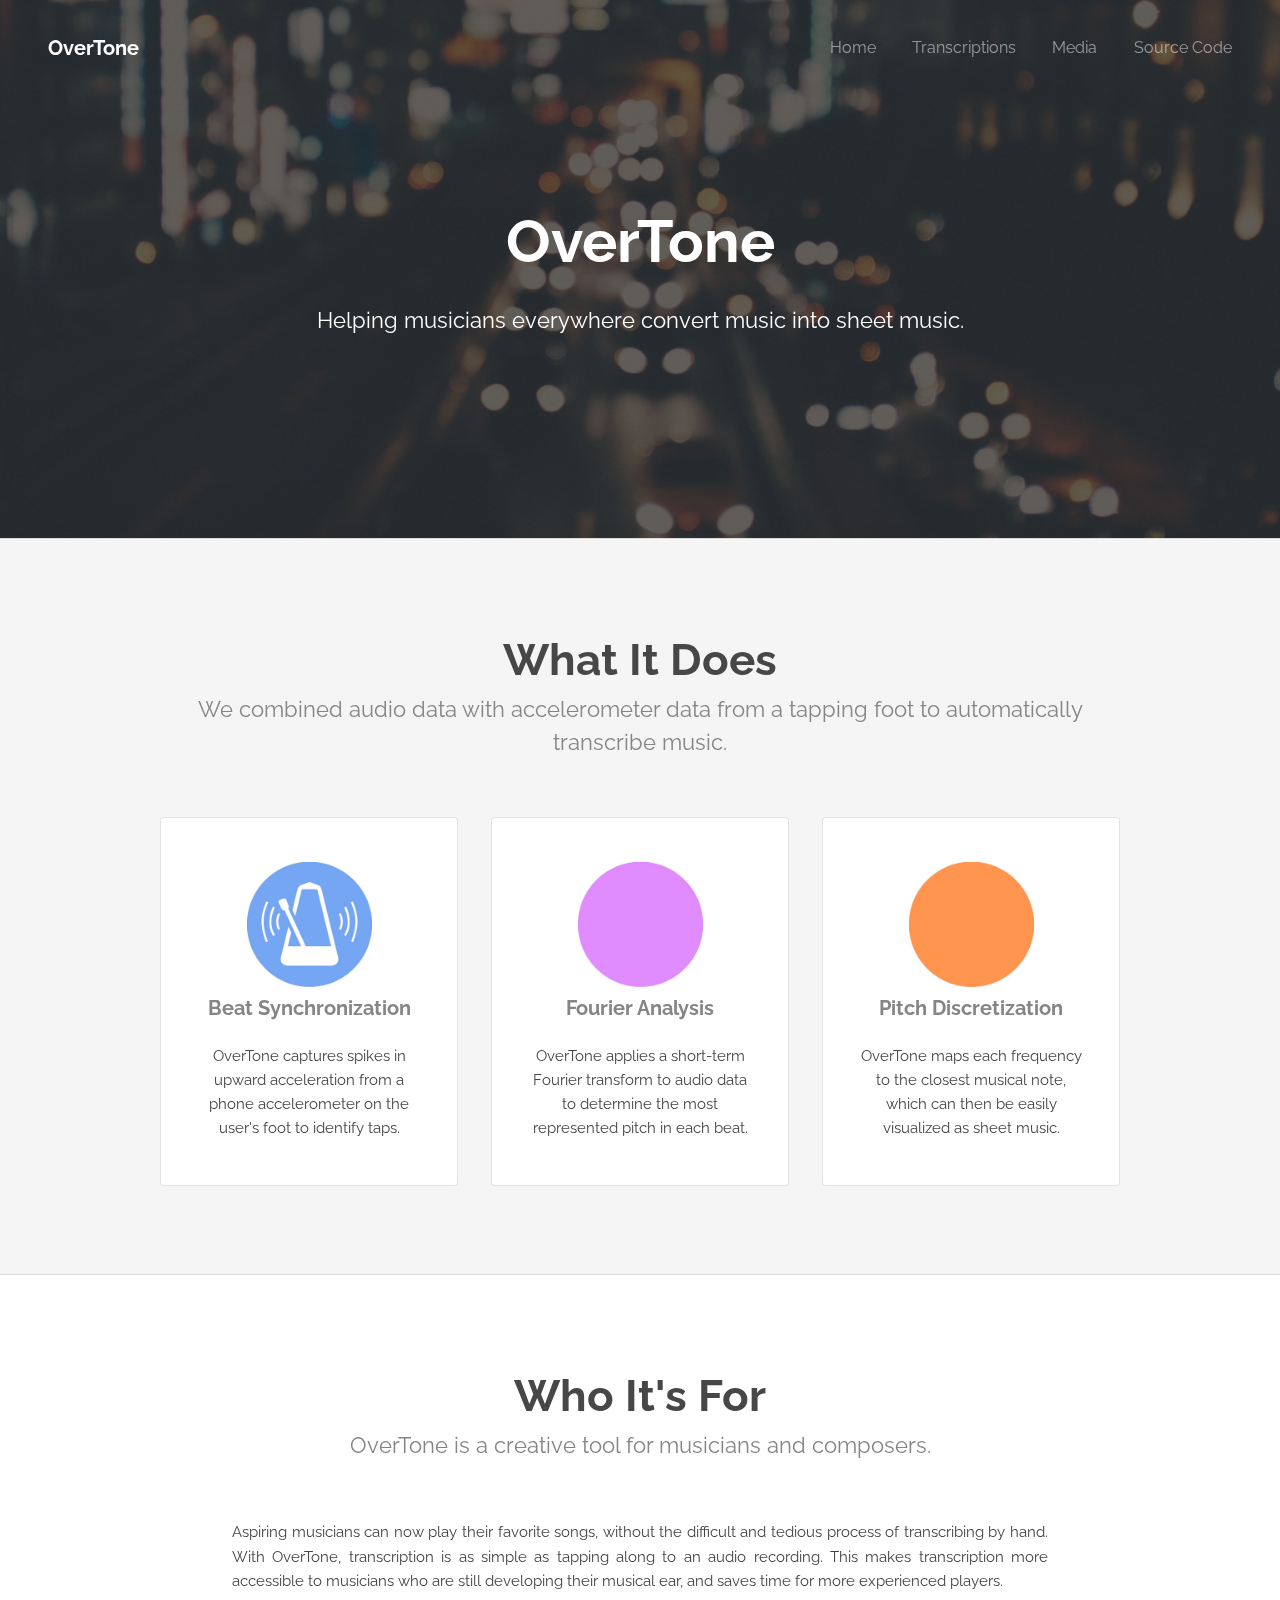
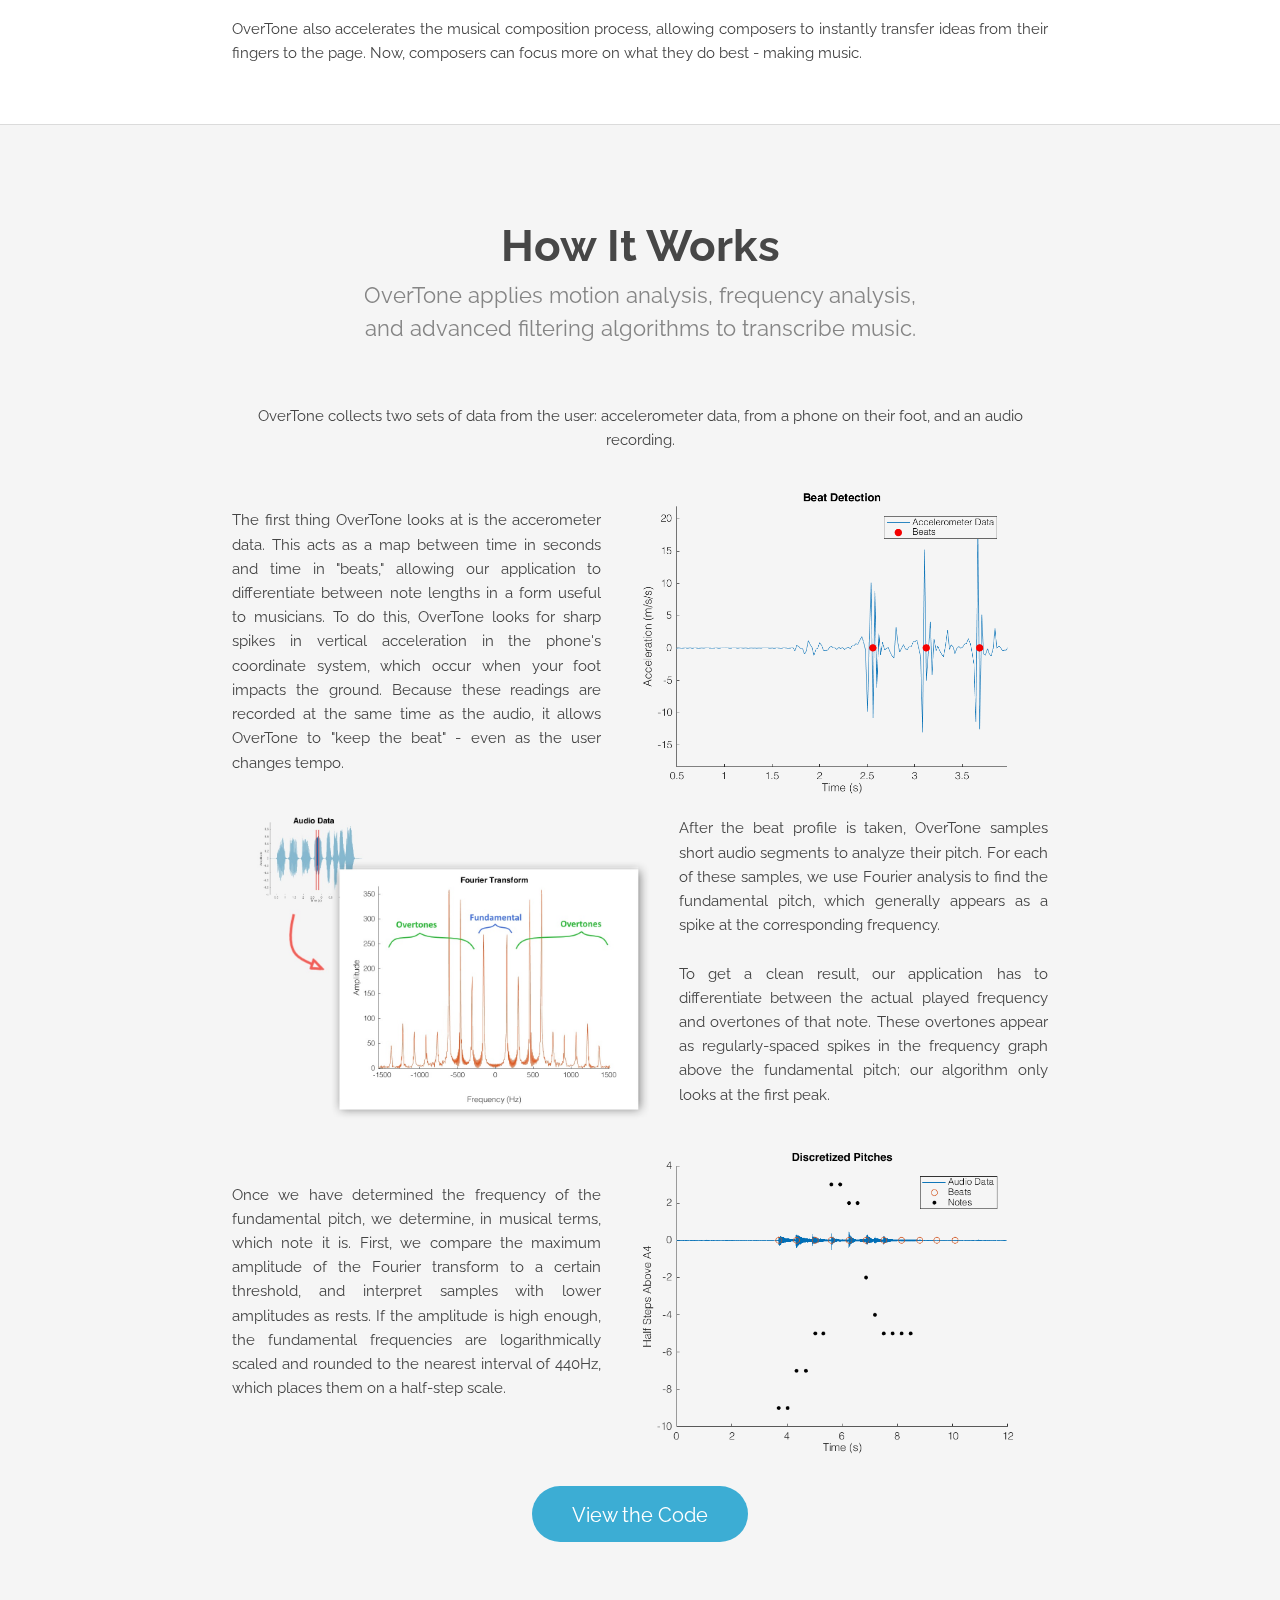
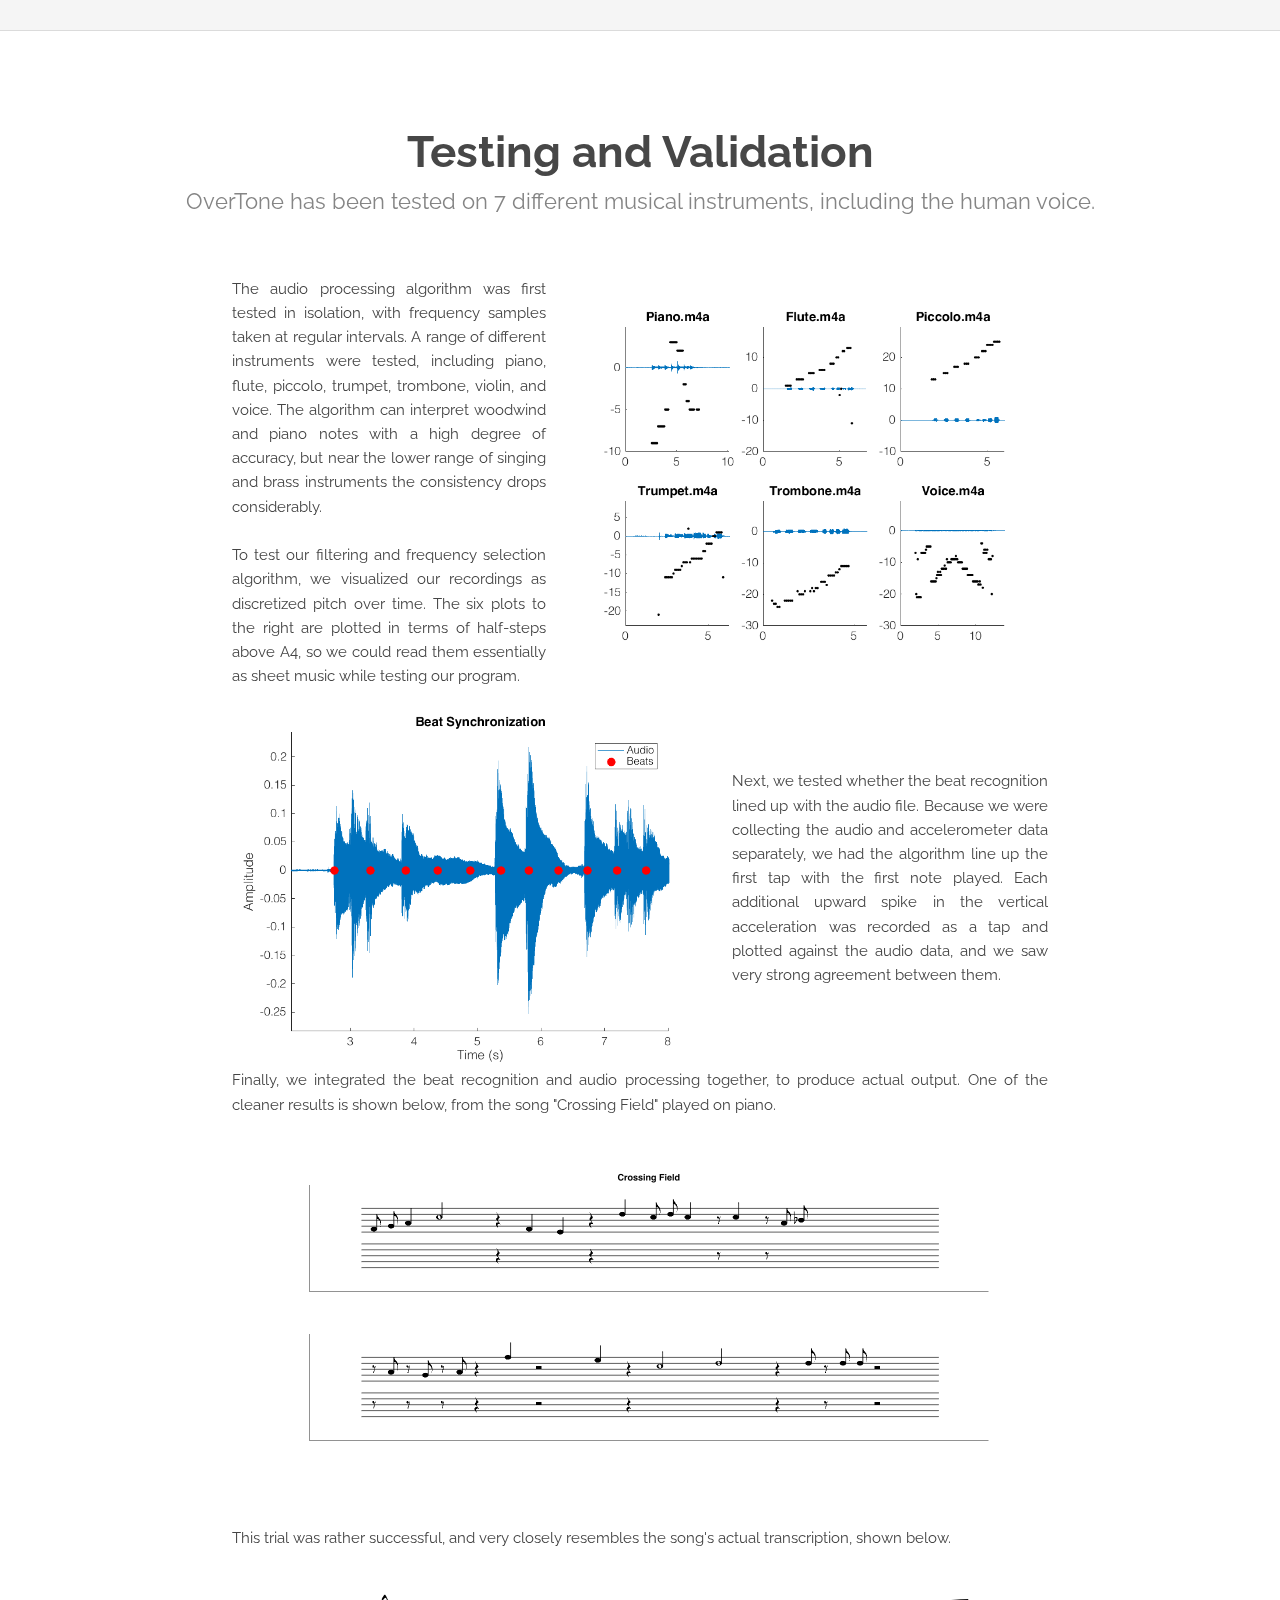
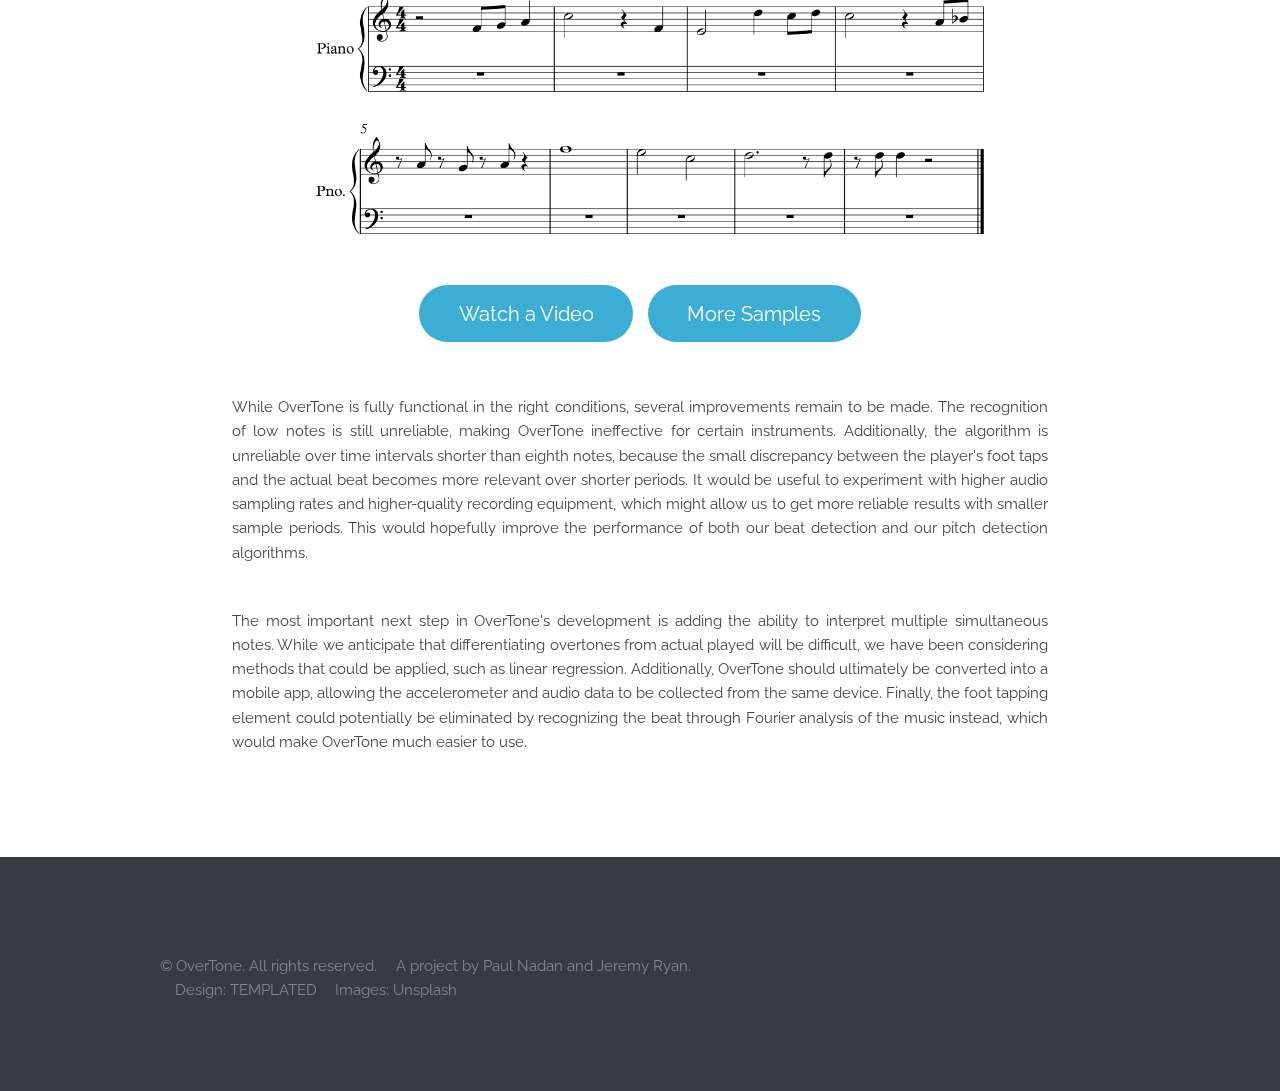
<file: docs/index.html>
<!DOCTYPE html>
<!--
	Transit by TEMPLATED
	templated.co @templatedco
	Released for free under the Creative Commons Attribution 3.0 license (templated.co/license)
-->
<html lang="en">
	<head>
		<meta charset="UTF-8">
		<title>OverTone</title>
		<meta http-equiv="content-type" content="text/html; charset=utf-8" />
		<meta name="description" content="" />
		<meta name="keywords" content="" />
		<!--[if lte IE 8]><script src="js/html5shiv.js"></script><![endif]-->
		<script src="js/jquery.min.js"></script>
		<script src="js/skel.min.js"></script>
		<script src="js/skel-layers.min.js"></script>
		<script src="js/init.js"></script>
		<noscript>
			<link rel="stylesheet" href="css/skel.css" />
			<link rel="stylesheet" href="css/style.css" />
			<link rel="stylesheet" href="css/style-xlarge.css" />
		</noscript>
	</head>
	<body class="landing">

		<!-- Header -->
			<header id="header">
				<h1><a href="index.html">OverTone</a></h1>
				<nav id="nav">
					<ul>
						<li><a href="index.html">Home</a></li>
						<li><a href="transcriptions.html">Transcriptions</a></li>
						<li><a href="media.html">Media</a></li>
						<li><a href="https://github.com/jeremycryan/OverTone">Source Code</a></li>
											</ul>
				</nav>
			</header>


		<!-- Banner -->
			<section id="banner">
				<h2>OverTone</h2>
				<p>Helping musicians everywhere convert music into sheet music.</p>
			</section>

		<!-- One -->
			<section id="one" class="wrapper style1 special">
				<div class="container">
					<header class="major">
						<h2>What It Does</h2>
						<p>We combined audio data with accelerometer data from a tapping foot to automatically transcribe music.</p>
					</header>
					<div class="row 150%">
						<div class="4u 12u$(medium)">
							<section class="box">
								<img src="icon.jpg" style="width:125px; height:125px">								<h3>Beat Synchronization</h3>
								<p>OverTone captures spikes in upward acceleration from a phone accelerometer on the user's foot to identify taps.</p>
							</section>
						</div>
						<div class="4u 12u$(medium)">
							<section class="box">
								<img src="icon2.jpg" style="width:125px; height:125px">
								<h3>Fourier Analysis</h3>
								<p>OverTone applies a short-term Fourier transform to audio data to determine the most represented pitch in each beat.</p>
							</section>
						</div>
						<div class="4u$ 12u$(medium)">
							<section class="box">
								<img src="icon3.jpg" style="width:125px; height:125px">
								<h3>Pitch Discretization</h3>
								<p>OverTone maps each frequency to the closest musical note, which can then be easily visualized as sheet music.</p>
							</section>
						</div>
					</div>
				</div>
			</section>

			<section id="one" class="wrapper style2 special">
				<div class="container">
					<header class="major">
						<h2>Who It's For</h2>
						<p>OverTone is a creative tool for musicians and composers.</p>
					</header>
<footer style="text-align: justify;">
Aspiring musicians can now play their favorite songs, without the difficult and tedious process of transcribing by hand. With OverTone, transcription is as simple as tapping along to an audio recording. This makes transcription more accessible to musicians who are still developing their musical ear, and saves time for more experienced players. <br><br> OverTone also accelerates the musical composition process, allowing composers to instantly transfer ideas from their fingers to the page. Now, composers can focus more on what they do best - making music.
</footer>
														</div>
				</div>
			</section>


		<!-- Two -->
			<section id="two" class="wrapper style1 special">
				<div class="container">
					<header class="major">
						<h2>How It Works</h2>
						<p>OverTone applies motion analysis, frequency analysis,<br>and advanced filtering algorithms to transcribe music.</p>
					</header>
									<footer>
						<p>OverTone collects two sets of data from the user: accelerometer data, from a phone on their foot, and an audio recording.</p>
<div style="display:flex;align-items:center;">

<div style="text-align:justify;vertical-align:middle;">The first thing OverTone looks at is the accerometer data. This acts as a map between time in seconds and time in "beats," allowing our application to differentiate between note lengths in a form useful to musicians. To do this, OverTone looks for sharp spikes in vertical acceleration in the phone's coordinate system, which occur when your foot impacts the ground. Because these readings are recorded at the same time as the audio, it allows OverTone to "keep the beat" - even as the user changes tempo.</div>
<img src="BeatDetection.png" align="right" style="width: 480px; height:320px; margin:0px 0px 0px 20px;vertical-align:middle;">
</div>
<div style="display:flex; align-items:center;">
<img src="STFTGraph.jpg" style="width:480px; height:320px; margin:0px 20px 0px 0px;" align="left">
  <div style="text-align: justify;"">After the beat profile is taken, OverTone samples short audio segments to analyze their pitch. For each of these samples, we use Fourier analysis to find the fundamental pitch, which generally appears as a spike at the corresponding frequency. <br><br> To get a clean result, our application has to differentiate between the actual played frequency and overtones of that note. These overtones appear as regularly-spaced spikes in the frequency graph above the fundamental pitch; our algorithm only looks at the first peak.</div>
  
</div>
<div style="display:flex; align-items:center">

  <div style="text-align: justify;clear: left;"">Once we have determined the frequency of the fundamental pitch, we determine, in musical terms, which note it is. First, we compare the maximum amplitude of the Fourier transform to a certain threshold, and interpret samples with lower amplitudes as rests. If the amplitude is high enough, the fundamental frequencies are logarithmically scaled and rounded to the nearest interval of 440Hz, which places them on a half-step scale.</div>
  <img src="DiscretizedPitches.png" style="width:480px; height:320px; margin:20px 0px 0px 20px;" align="right">
</div>
<br>


						<ul class="actions">
							<li>
								<a href="https://github.com/jeremycryan/OverTone" class="button big">View the Code</a>
							</li>
						</ul>
					</footer>
				</div>
			</section>
<!-- Three -->
			<section id="two" class="wrapper style2 special">
				<div class="container">
					<header class="major">
						<h2>Testing and Validation</h2>
						<p>OverTone has been tested on 7 different musical instruments, including the human voice.</p>
					</header>
									<footer>
						<div>
                        <div style="display:flex; align-items:center;">
<div style="text-align: justify;clear: both;">The audio processing algorithm was first tested in isolation, with frequency samples taken at regular intervals. A range of different instruments were tested, including piano, flute, piccolo, trumpet, trombone, violin, and voice. The algorithm can interpret woodwind and piano notes with a high degree of accuracy, but near the lower range of singing and brass instruments the consistency drops considerably.<br><br>
  To test our filtering and frequency selection algorithm, we visualized our recordings as discretized pitch over time. The six plots to the right are plotted in terms of half-steps above A4, so we could read them essentially as sheet music while testing our program.<br>
</div>
<img src="Discretization.png" align="right" style="width:520px; height:360px; margin:0px 0px 0px 20px;">
</div>
<div style="display:flex;align-items:center">
<img src="BeatSynchronization.png" align="left" style="width:480px; height:360px; margin:20px 20px 0px 0px;">
<div style="text-align: justify;clear: right;"">Next, we tested whether the beat recognition lined up with the audio file. Because we were collecting the audio and accelerometer data separately, we had the algorithm line up the first tap with the first note played. Each additional upward spike in the vertical acceleration was recorded as a tap and plotted against the audio data, and we saw very strong agreement between them.</div>
</div>
						
<p style="text-align: justify;clear: left;"">Finally, we integrated the beat recognition and audio processing together, to produce actual output. One of the cleaner results is shown below, from the song "Crossing Field" played on piano.<br></p>
<img src="FieldsSheetMusic.png" style="margin:0px 0px 0px 20px;">

</p>
<p style="text-align: justify;clear: left;"">This trial was rather successful, and very closely resembles the song's actual transcription, shown below. <br></p>
<img src="CrossingField.png" style="width:600; height:240px; margin:0px 0px 0px 20px;"><p></p>

<ul class="actions">
							<li>
								<a href="generic.html" class="button big">Watch a Video</a>
							</li><li>
								<a href="transcriptions.html" class="button big">More Samples</a>
							</li>

						</ul>

<p style="text-align: justify;clear: right;""><br>
While OverTone is fully functional in the right conditions, several improvements remain to be made. The recognition of low notes is still unreliable, making OverTone ineffective for certain instruments. Additionally, the algorithm is unreliable over time intervals shorter than eighth notes, because the small discrepancy between the player's foot taps and the actual beat becomes more relevant over shorter periods. It would be useful to experiment with higher audio sampling rates and higher-quality recording equipment, which might allow us to get more reliable results with smaller sample periods. This would hopefully improve the performance of both our beat detection and our pitch detection algorithms.</p>

<p style="text-align: justify;clear: right;"">The most important next step in OverTone's development is adding the ability to interpret multiple simultaneous notes. While we anticipate that differentiating overtones from actual played will be difficult, we have been considering methods that could be applied, such as linear regression. Additionally, OverTone should ultimately be converted into a mobile app, allowing the accelerometer and audio data to be collected from the same device. Finally, the foot tapping element could potentially be eliminated by recognizing the beat through Fourier analysis of the music instead, which would make OverTone much easier to use.</p>

</div>





					</footer>
				</div>
			</section>

		<!-- Footer -->
			<footer id="footer">
				<div class="container">

						<div class="row">
					<div class="row">
						<div class="8u 12u$(medium)">
							<ul class="copyright">
								<li>&copy; OverTone. All rights reserved.</li>
                                <li>A project by Paul Nadan and Jeremy Ryan.</li>
								<li>Design: <a href="http://templated.co">TEMPLATED</a></li>
								<li>Images: <a href="http://unsplash.com">Unsplash</a></li>
							</ul>
						</div>

				</div>
			</footer>

	</body>
</html>
</file>
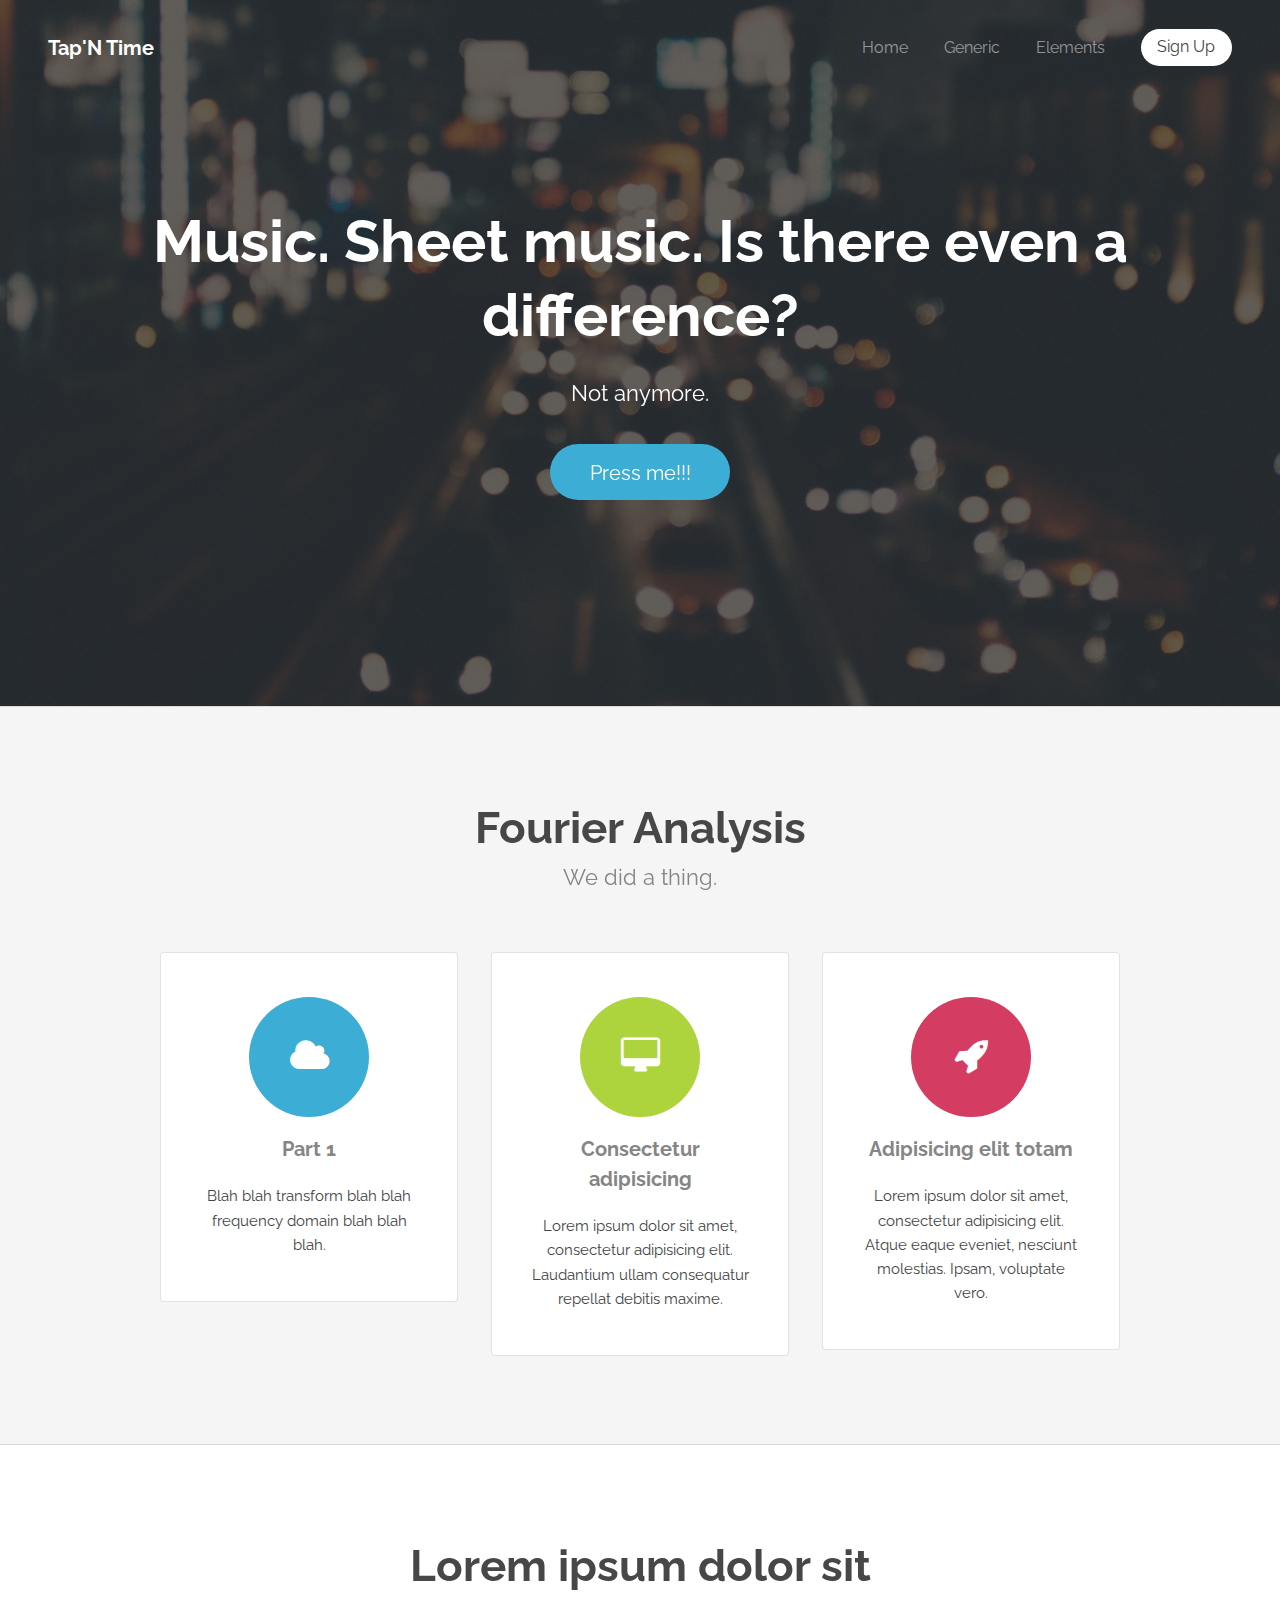
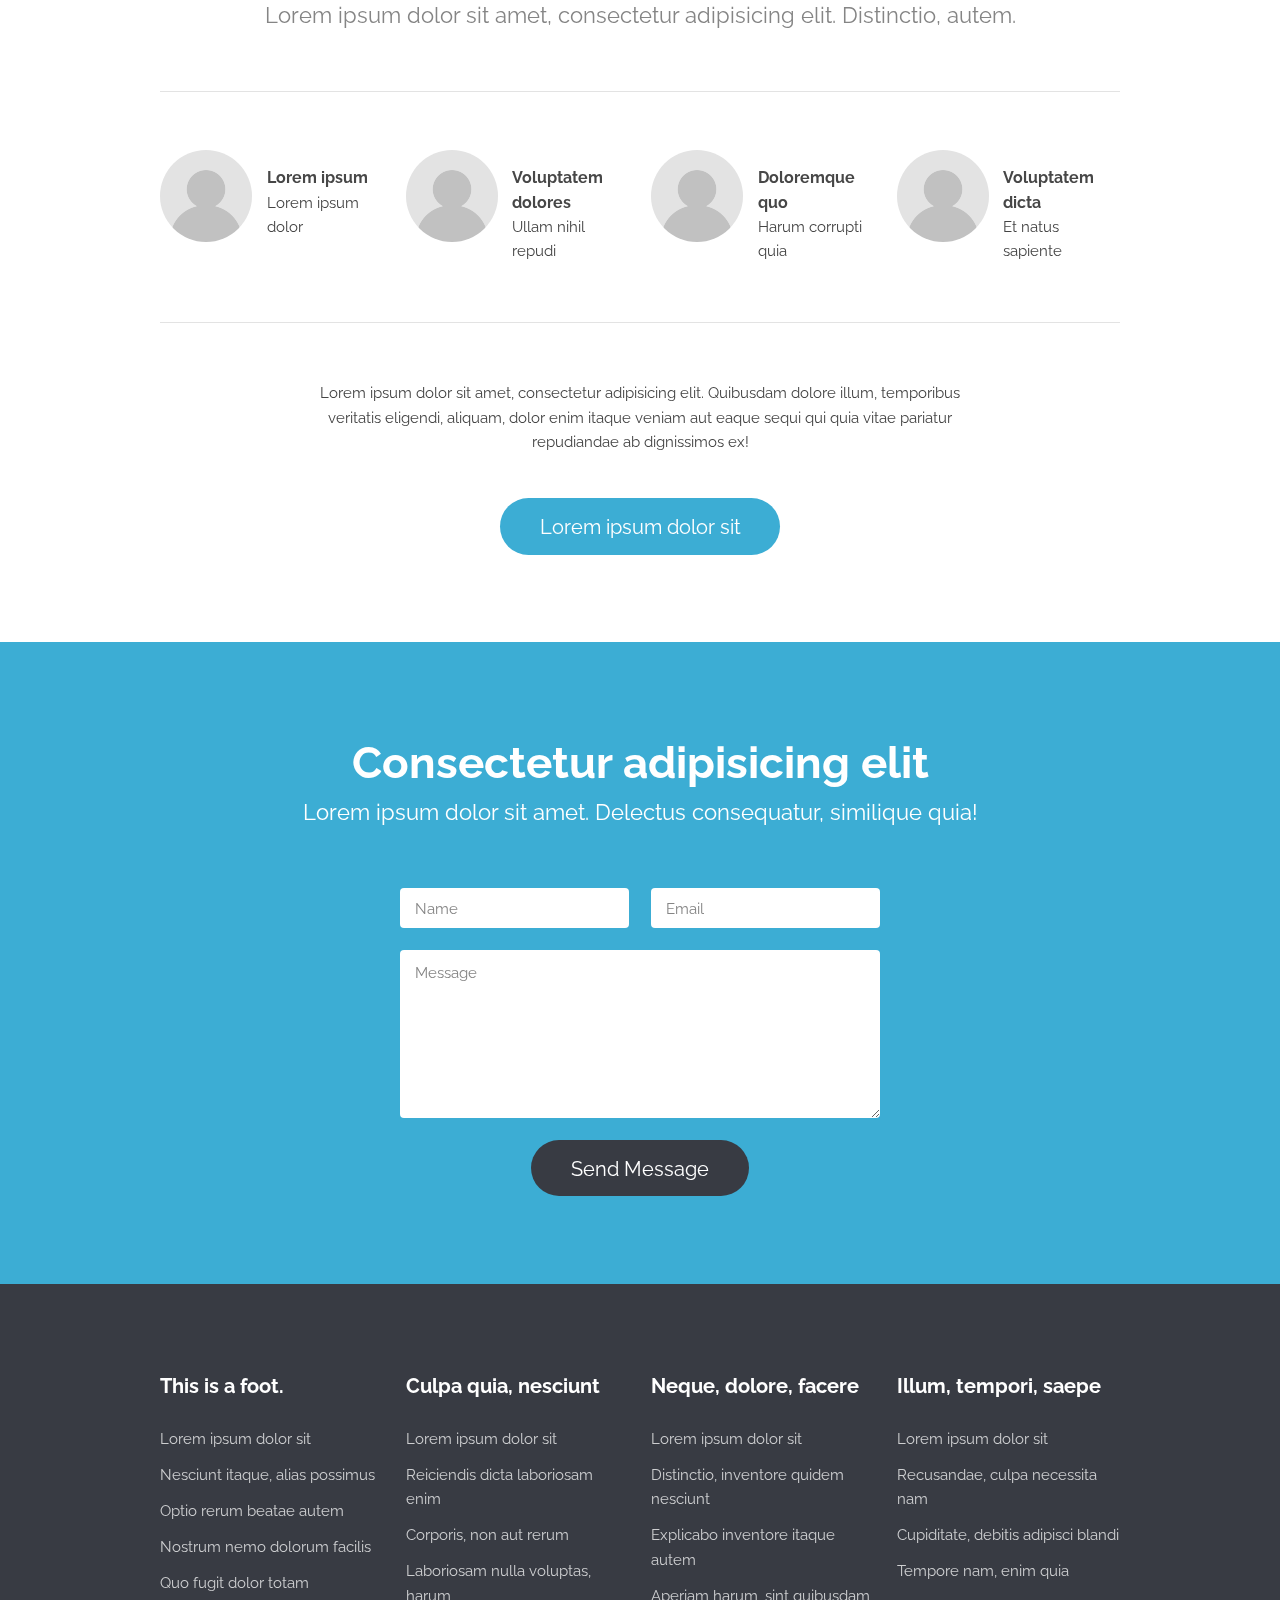
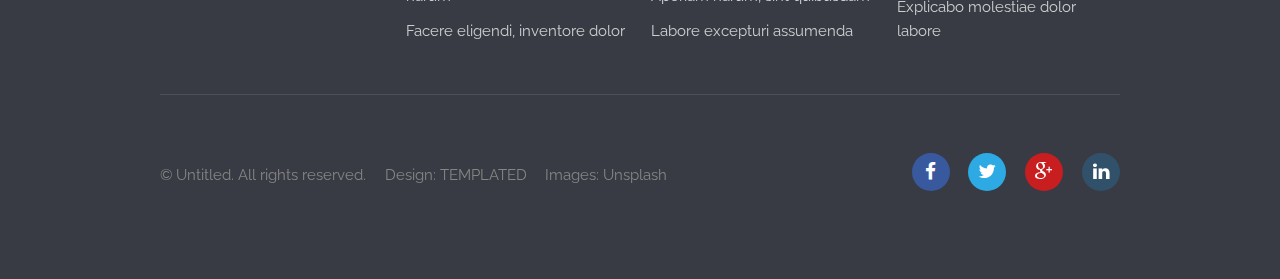
<file: templated-transit/index.html>
<!DOCTYPE html>
<!--
	Transit by TEMPLATED
	templated.co @templatedco
	Released for free under the Creative Commons Attribution 3.0 license (templated.co/license)
-->
<html lang="en">
	<head>
		<meta charset="UTF-8">
		<title>Transit by TEMPLATED</title>
		<meta http-equiv="content-type" content="text/html; charset=utf-8" />
		<meta name="description" content="" />
		<meta name="keywords" content="" />
		<!--[if lte IE 8]><script src="js/html5shiv.js"></script><![endif]-->
		<script src="js/jquery.min.js"></script>
		<script src="js/skel.min.js"></script>
		<script src="js/skel-layers.min.js"></script>
		<script src="js/init.js"></script>
		<noscript>
			<link rel="stylesheet" href="css/skel.css" />
			<link rel="stylesheet" href="css/style.css" />
			<link rel="stylesheet" href="css/style-xlarge.css" />
		</noscript>
	</head>
	<body class="landing">

		<!-- Header -->
			<header id="header">
				<h1><a href="index.html">Tap'N Time</a></h1>
				<nav id="nav">
					<ul>
						<li><a href="index.html">Home</a></li>
						<li><a href="generic.html">Generic</a></li>
						<li><a href="elements.html">Elements</a></li>
						<li><a href="#" class="button special">Sign Up</a></li>
					</ul>
				</nav>
			</header>

		<!-- Banner -->
			<section id="banner">
				<h2>Music. Sheet music. Is there even a difference?</h2>
				<p>Not anymore.</p>
				<ul class="actions">
					<li>
						<a href="#" class="button big">Press me!!!</a>
					</li>
				</ul>
			</section>

		<!-- One -->
			<section id="one" class="wrapper style1 special">
				<div class="container">
					<header class="major">
						<h2>Fourier Analysis</h2>
						<p>We did a thing.</p>
					</header>
					<div class="row 150%">
						<div class="4u 12u$(medium)">
							<section class="box">
								<i class="icon big rounded color1 fa-cloud"></i>
								<h3>Part 1</h3>
								<p>Blah blah transform blah blah frequency domain blah blah blah.</p>
							</section>
						</div>
						<div class="4u 12u$(medium)">
							<section class="box">
								<i class="icon big rounded color9 fa-desktop"></i>
								<h3>Consectetur adipisicing</h3>
								<p>Lorem ipsum dolor sit amet, consectetur adipisicing elit. Laudantium ullam consequatur repellat debitis maxime.</p>
							</section>
						</div>
						<div class="4u$ 12u$(medium)">
							<section class="box">
								<i class="icon big rounded color6 fa-rocket"></i>
								<h3>Adipisicing elit totam</h3>
								<p>Lorem ipsum dolor sit amet, consectetur adipisicing elit. Atque eaque eveniet, nesciunt molestias. Ipsam, voluptate vero.</p>
							</section>
						</div>
					</div>
				</div>
			</section>

		<!-- Two -->
			<section id="two" class="wrapper style2 special">
				<div class="container">
					<header class="major">
						<h2>Lorem ipsum dolor sit</h2>
						<p>Lorem ipsum dolor sit amet, consectetur adipisicing elit. Distinctio, autem.</p>
					</header>
					<section class="profiles">
						<div class="row">
							<section class="3u 6u(medium) 12u$(xsmall) profile">
								<img src="images/profile_placeholder.gif" alt="" />
								<h4>Lorem ipsum</h4>
								<p>Lorem ipsum dolor</p>
							</section>
							<section class="3u 6u$(medium) 12u$(xsmall) profile">
								<img src="images/profile_placeholder.gif" alt="" />
								<h4>Voluptatem dolores</h4>
								<p>Ullam nihil repudi</p>
							</section>
							<section class="3u 6u(medium) 12u$(xsmall) profile">
								<img src="images/profile_placeholder.gif" alt="" />
								<h4>Doloremque quo</h4>
								<p>Harum corrupti quia</p>
							</section>
							<section class="3u$ 6u$(medium) 12u$(xsmall) profile">
								<img src="images/profile_placeholder.gif" alt="" />
								<h4>Voluptatem dicta</h4>
								<p>Et natus sapiente</p>
							</section>
						</div>
					</section>
					<footer>
						<p>Lorem ipsum dolor sit amet, consectetur adipisicing elit. Quibusdam dolore illum, temporibus veritatis eligendi, aliquam, dolor enim itaque veniam aut eaque sequi qui quia vitae pariatur repudiandae ab dignissimos ex!</p>
						<ul class="actions">
							<li>
								<a href="#" class="button big">Lorem ipsum dolor sit</a>
							</li>
						</ul>
					</footer>
				</div>
			</section>

		<!-- Three -->
			<section id="three" class="wrapper style3 special">
				<div class="container">
					<header class="major">
						<h2>Consectetur adipisicing elit</h2>
						<p>Lorem ipsum dolor sit amet. Delectus consequatur, similique quia!</p>
					</header>
				</div>
				<div class="container 50%">
					<form action="#" method="post">
						<div class="row uniform">
							<div class="6u 12u$(small)">
								<input name="name" id="name" value="" placeholder="Name" type="text">
							</div>
							<div class="6u$ 12u$(small)">
								<input name="email" id="email" value="" placeholder="Email" type="email">
							</div>
							<div class="12u$">
								<textarea name="message" id="message" placeholder="Message" rows="6"></textarea>
							</div>
							<div class="12u$">
								<ul class="actions">
									<li><input value="Send Message" class="special big" type="submit"></li>
								</ul>
							</div>
						</div>
					</form>
				</div>
			</section>

		<!-- Footer -->
			<footer id="footer">
				<div class="container">
					<section class="links">
						<div class="row">
							<section class="3u 6u(medium) 12u$(small)">
								<h3>This is a foot.</h3>
								<ul class="unstyled">
									<li><a href="#">Lorem ipsum dolor sit</a></li>
									<li><a href="#">Nesciunt itaque, alias possimus</a></li>
									<li><a href="#">Optio rerum beatae autem</a></li>
									<li><a href="#">Nostrum nemo dolorum facilis</a></li>
									<li><a href="#">Quo fugit dolor totam</a></li>
								</ul>
							</section>
							<section class="3u 6u$(medium) 12u$(small)">
								<h3>Culpa quia, nesciunt</h3>
								<ul class="unstyled">
									<li><a href="#">Lorem ipsum dolor sit</a></li>
									<li><a href="#">Reiciendis dicta laboriosam enim</a></li>
									<li><a href="#">Corporis, non aut rerum</a></li>
									<li><a href="#">Laboriosam nulla voluptas, harum</a></li>
									<li><a href="#">Facere eligendi, inventore dolor</a></li>
								</ul>
							</section>
							<section class="3u 6u(medium) 12u$(small)">
								<h3>Neque, dolore, facere</h3>
								<ul class="unstyled">
									<li><a href="#">Lorem ipsum dolor sit</a></li>
									<li><a href="#">Distinctio, inventore quidem nesciunt</a></li>
									<li><a href="#">Explicabo inventore itaque autem</a></li>
									<li><a href="#">Aperiam harum, sint quibusdam</a></li>
									<li><a href="#">Labore excepturi assumenda</a></li>
								</ul>
							</section>
							<section class="3u$ 6u$(medium) 12u$(small)">
								<h3>Illum, tempori, saepe</h3>
								<ul class="unstyled">
									<li><a href="#">Lorem ipsum dolor sit</a></li>
									<li><a href="#">Recusandae, culpa necessita nam</a></li>
									<li><a href="#">Cupiditate, debitis adipisci blandi</a></li>
									<li><a href="#">Tempore nam, enim quia</a></li>
									<li><a href="#">Explicabo molestiae dolor labore</a></li>
								</ul>
							</section>
						</div>
					</section>
					<div class="row">
						<div class="8u 12u$(medium)">
							<ul class="copyright">
								<li>&copy; Untitled. All rights reserved.</li>
								<li>Design: <a href="http://templated.co">TEMPLATED</a></li>
								<li>Images: <a href="http://unsplash.com">Unsplash</a></li>
							</ul>
						</div>
						<div class="4u$ 12u$(medium)">
							<ul class="icons">
								<li>
									<a class="icon rounded fa-facebook"><span class="label">Facebook</span></a>
								</li>
								<li>
									<a class="icon rounded fa-twitter"><span class="label">Twitter</span></a>
								</li>
								<li>
									<a class="icon rounded fa-google-plus"><span class="label">Google+</span></a>
								</li>
								<li>
									<a class="icon rounded fa-linkedin"><span class="label">LinkedIn</span></a>
								</li>
							</ul>
						</div>
					</div>
				</div>
			</footer>

	</body>
</html>
</file>
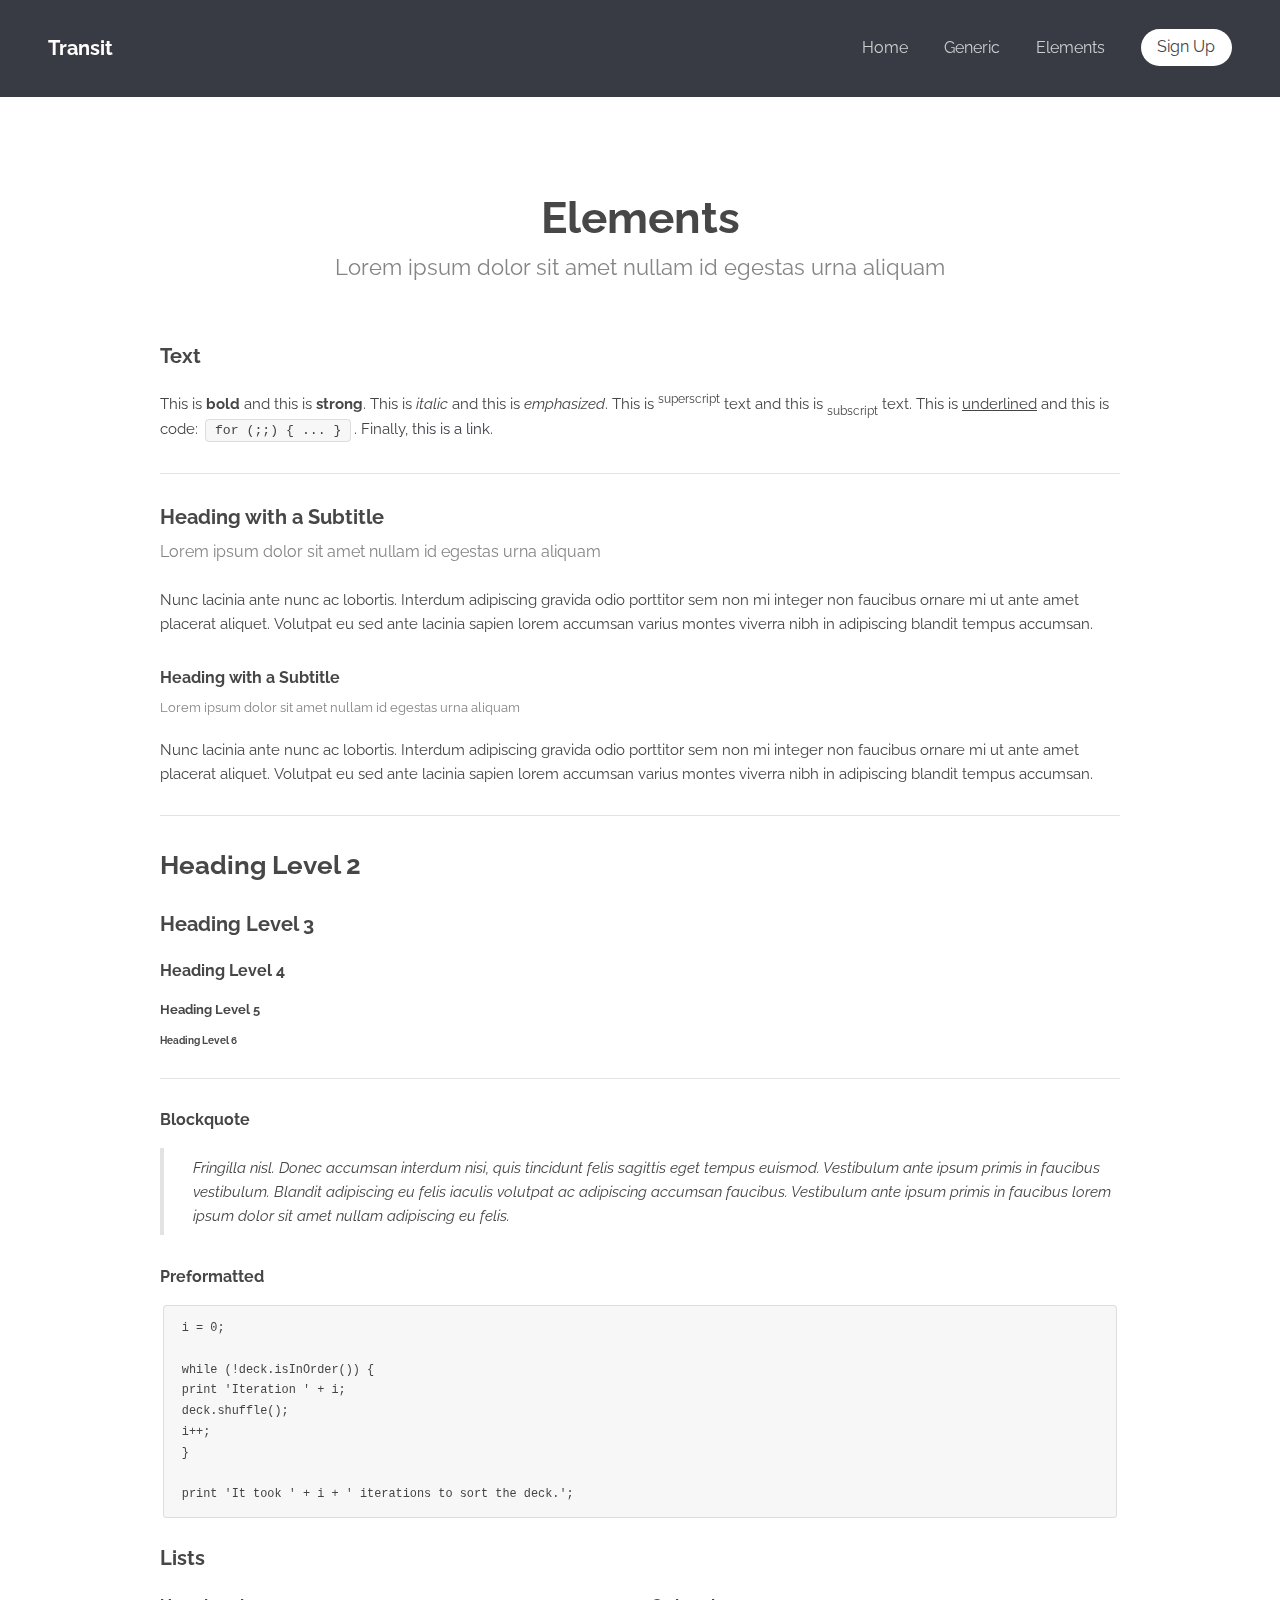
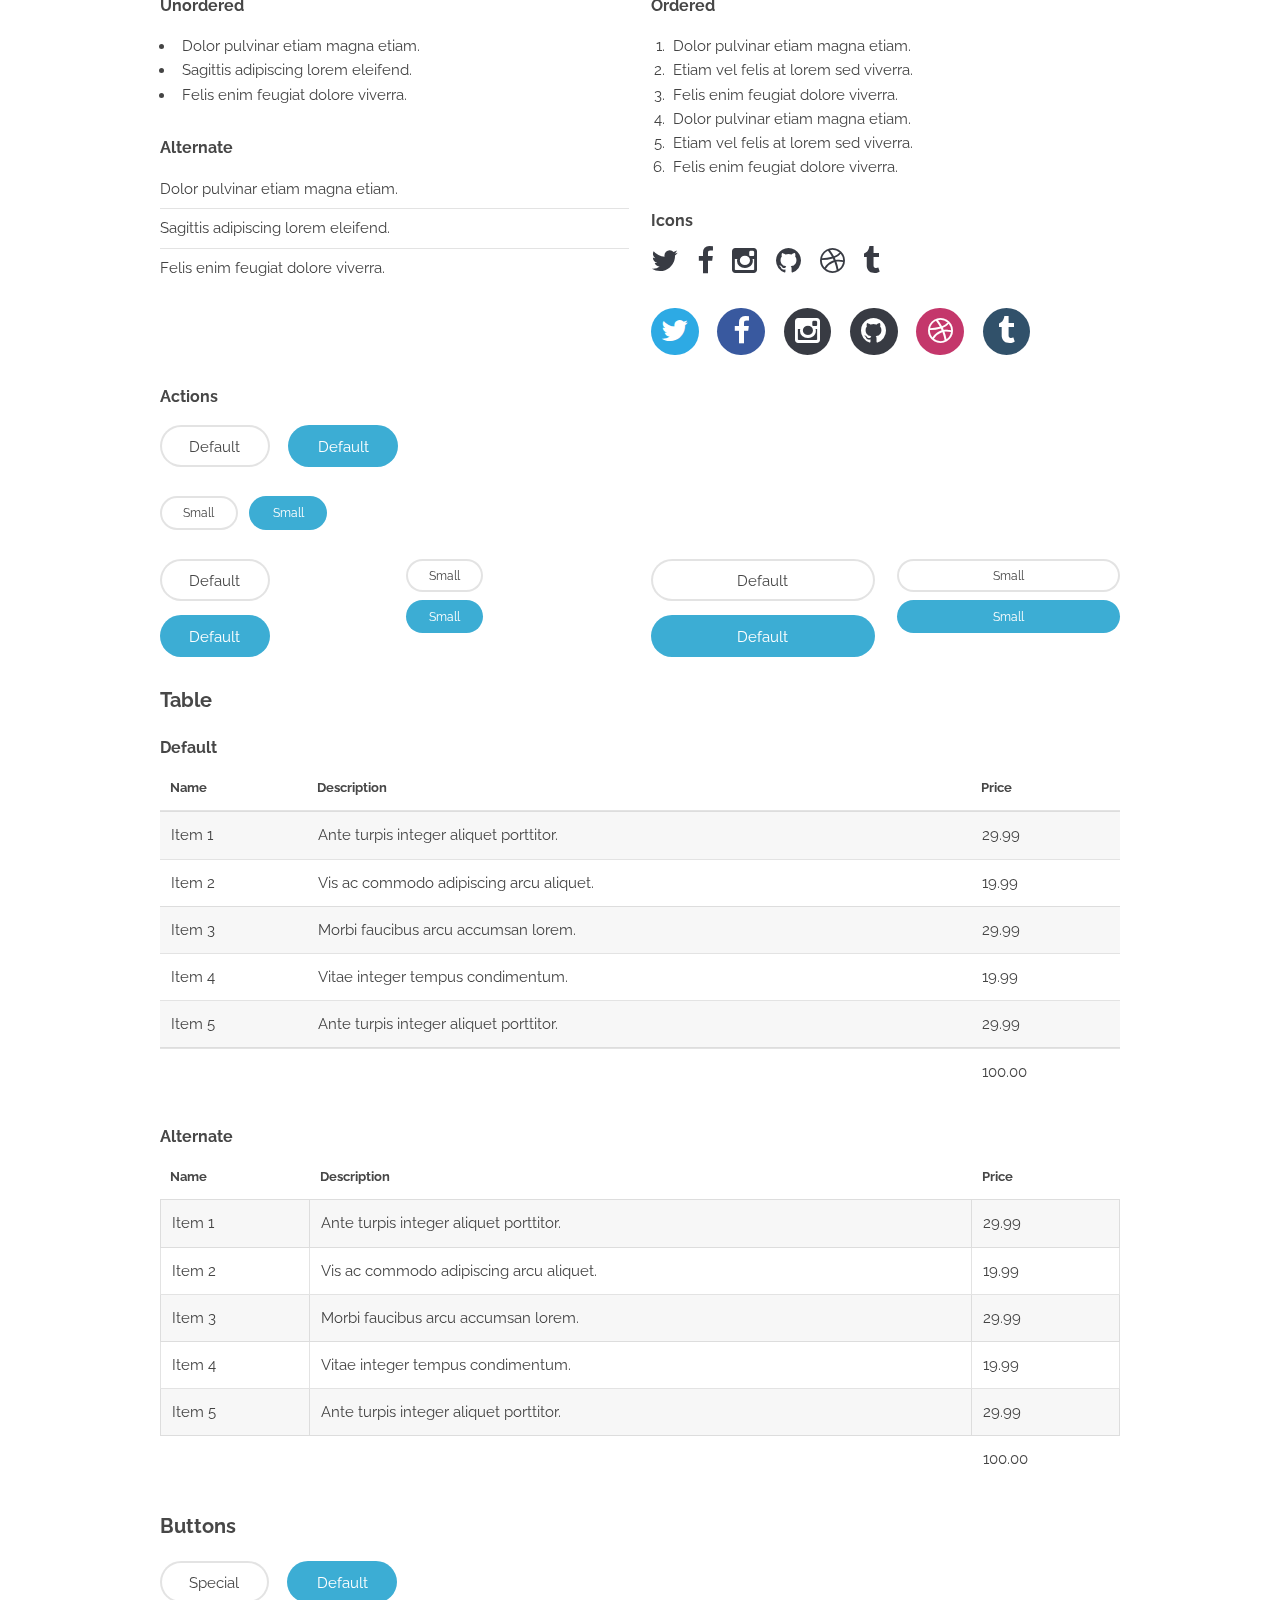
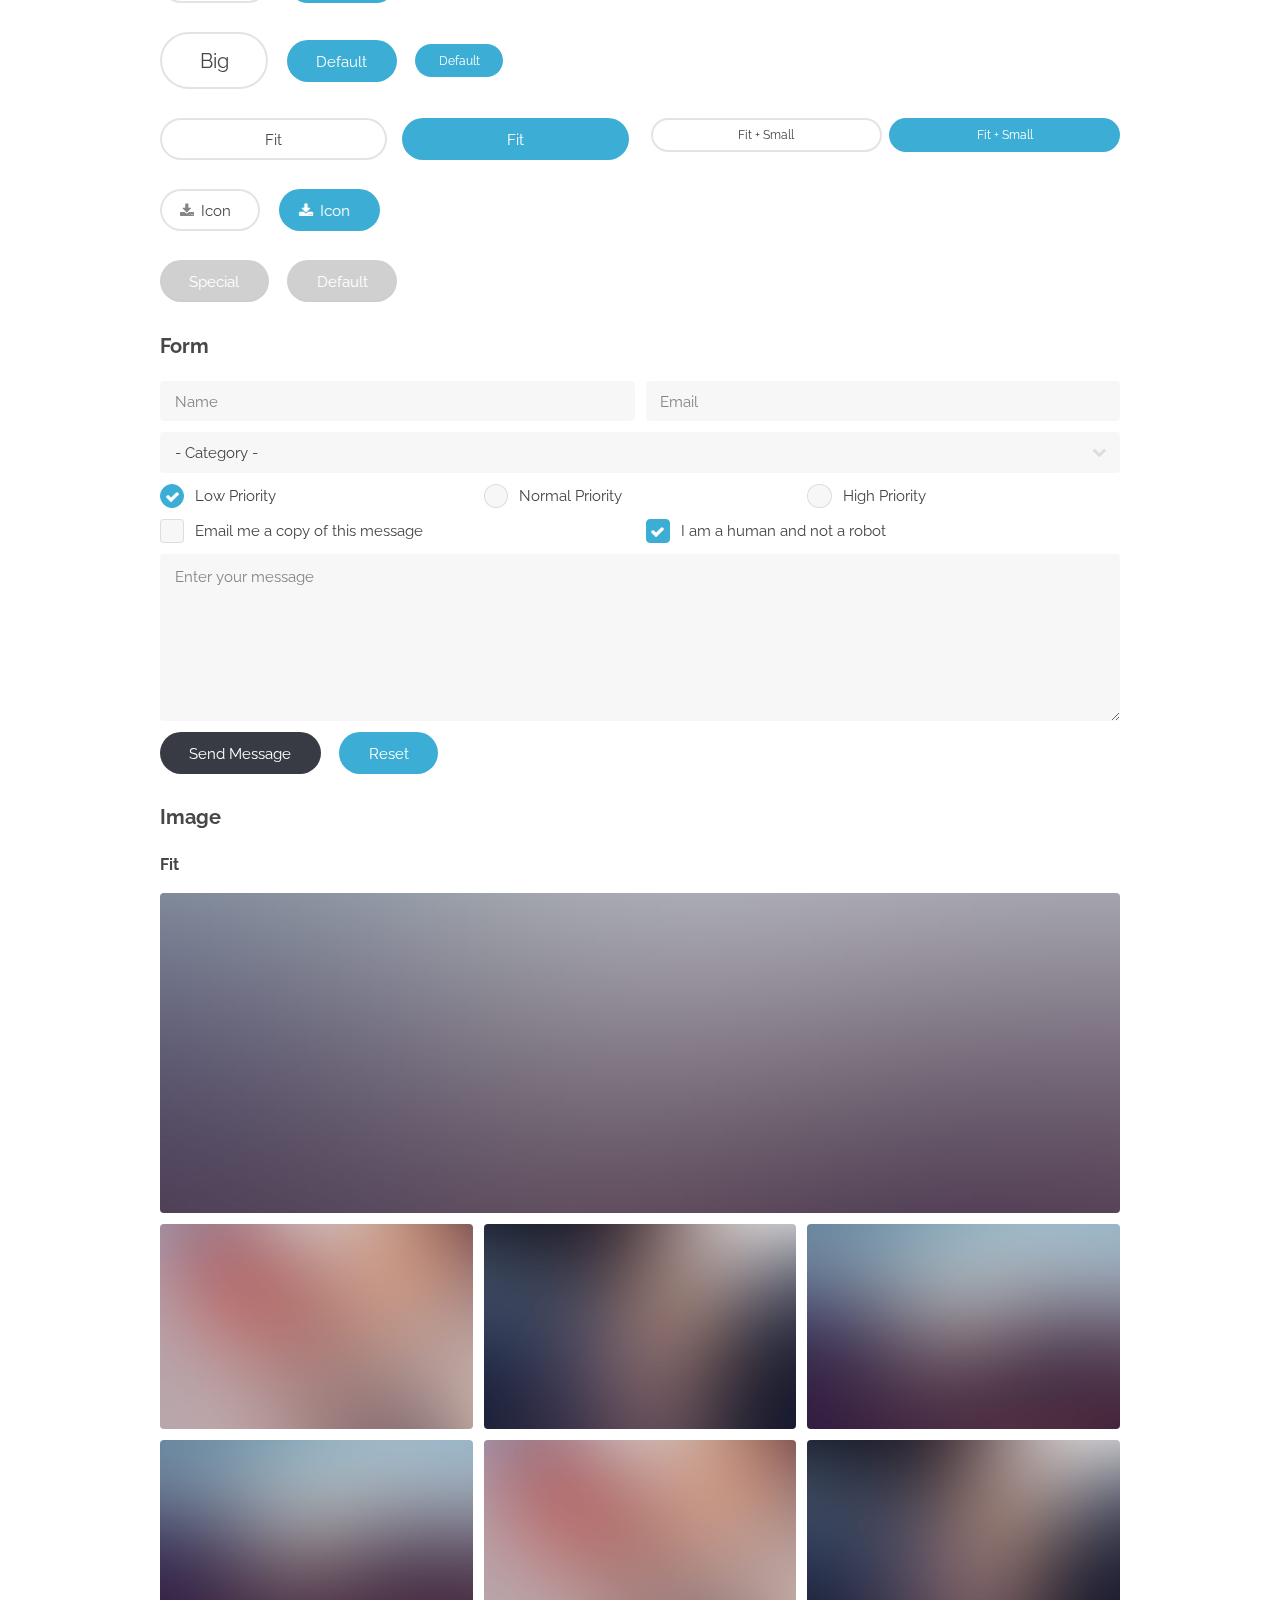
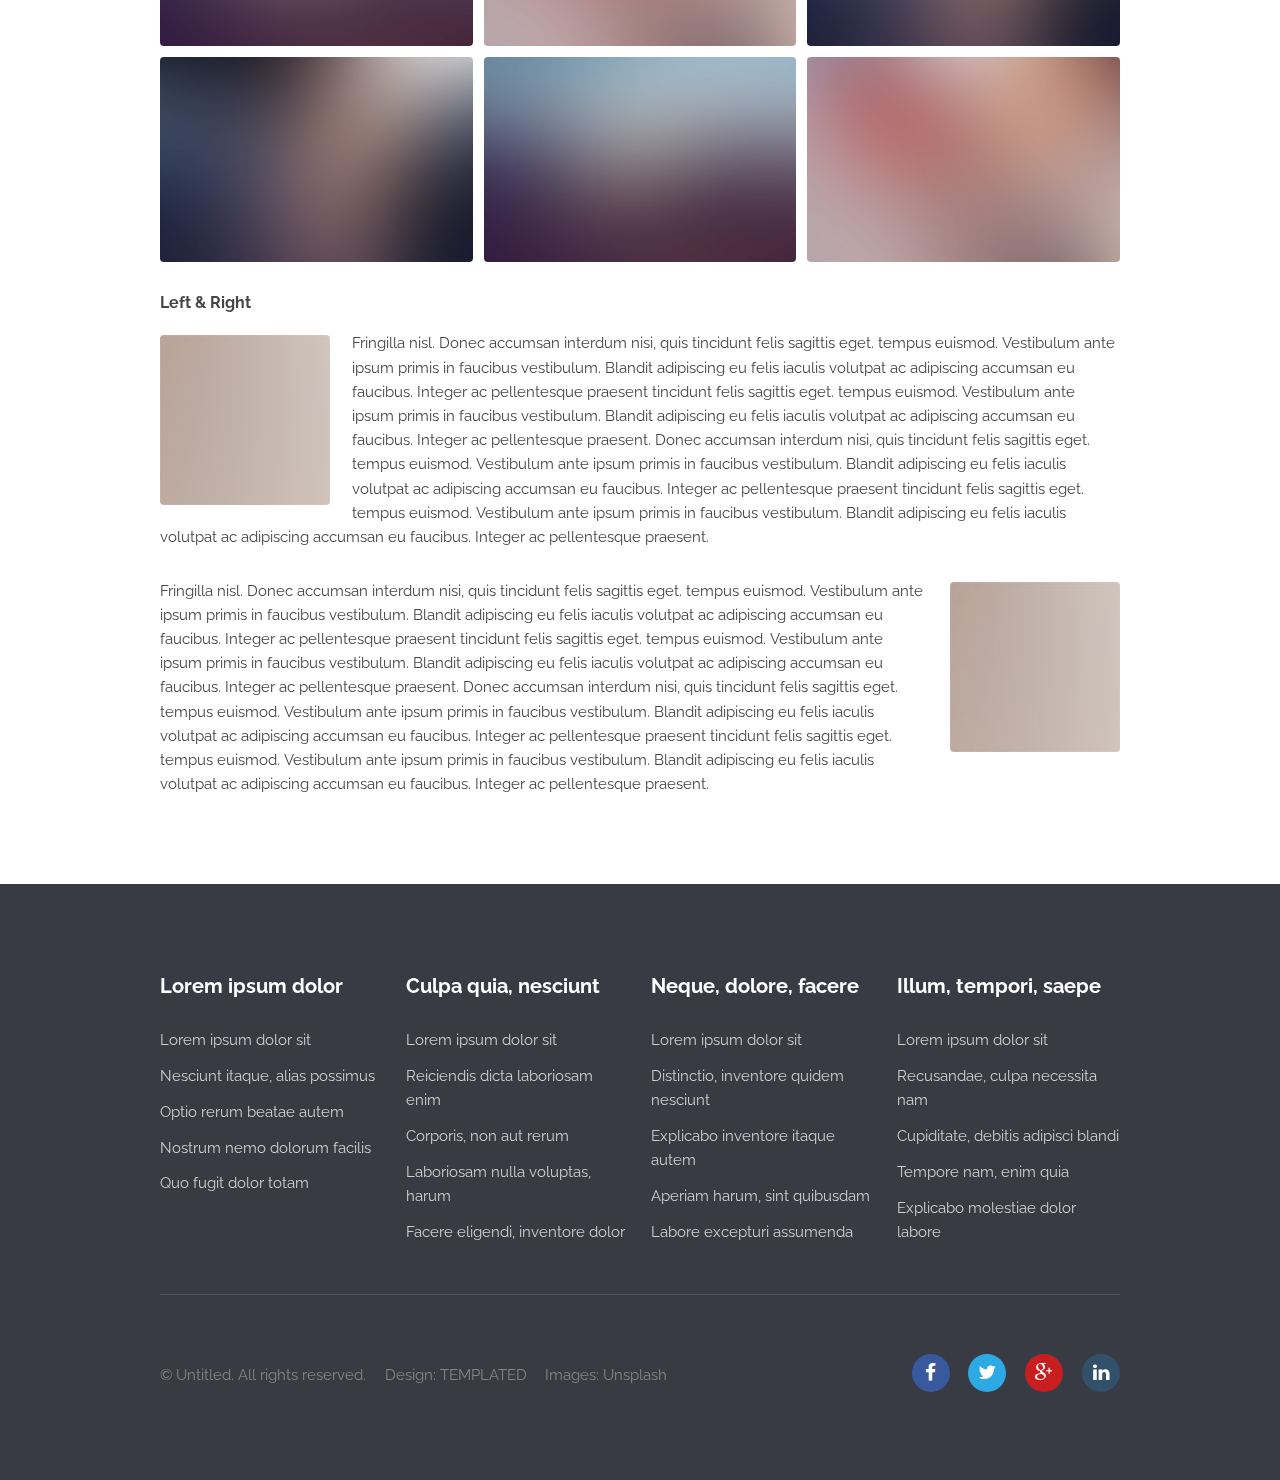
<file: docs/elements.html>
<!DOCTYPE html>
<!--
	Transit by TEMPLATED
	templated.co @templatedco
	Released for free under the Creative Commons Attribution 3.0 license (templated.co/license)
-->
<html lang="en">
	<head>
		<meta charset="UTF-8">
		<title>Elements - Transit by TEMPLATED</title>
		<meta http-equiv="content-type" content="text/html; charset=utf-8" />
		<meta name="description" content="" />
		<meta name="keywords" content="" />
		<!--[if lte IE 8]><script src="js/html5shiv.js"></script><![endif]-->
		<script src="js/jquery.min.js"></script>
		<script src="js/skel.min.js"></script>
		<script src="js/skel-layers.min.js"></script>
		<script src="js/init.js"></script>
		<noscript>
			<link rel="stylesheet" href="css/skel.css" />
			<link rel="stylesheet" href="css/style.css" />
			<link rel="stylesheet" href="css/style-xlarge.css" />
		</noscript>
	</head>
	<body>

		<!-- Header -->
			<header id="header">
				<h1><a href="index.html">Transit</a></h1>
				<nav id="nav">
					<ul>
						<li><a href="index.html">Home</a></li>
						<li><a href="generic.html">Generic</a></li>
						<li><a href="elements.html">Elements</a></li>
						<li><a href="#" class="button special">Sign Up</a></li>
					</ul>
				</nav>
			</header>

		<!-- Main -->
			<section id="main" class="wrapper">
				<div class="container">

					<header class="major">
						<h2>Elements</h2>
						<p>Lorem ipsum dolor sit amet nullam id egestas urna aliquam</p>
					</header>

					<!-- Text -->
						<section>
							<h3>Text</h3>
							<p>This is <b>bold</b> and this is <strong>strong</strong>. This is <i>italic</i> and this is <em>emphasized</em>.
							This is <sup>superscript</sup> text and this is <sub>subscript</sub> text.
							This is <u>underlined</u> and this is code: <code>for (;;) { ... }</code>. Finally, <a href="#">this is a link</a>.</p>

							<hr />

							<header>
								<h3>Heading with a Subtitle</h3>
								<p>Lorem ipsum dolor sit amet nullam id egestas urna aliquam</p>
							</header>
							<p>Nunc lacinia ante nunc ac lobortis. Interdum adipiscing gravida odio porttitor sem non mi integer non faucibus ornare mi ut ante amet placerat aliquet. Volutpat eu sed ante lacinia sapien lorem accumsan varius montes viverra nibh in adipiscing blandit tempus accumsan.</p>
							<header>
								<h4>Heading with a Subtitle</h4>
								<p>Lorem ipsum dolor sit amet nullam id egestas urna aliquam</p>
							</header>
							<p>Nunc lacinia ante nunc ac lobortis. Interdum adipiscing gravida odio porttitor sem non mi integer non faucibus ornare mi ut ante amet placerat aliquet. Volutpat eu sed ante lacinia sapien lorem accumsan varius montes viverra nibh in adipiscing blandit tempus accumsan.</p>

							<hr />

							<h2>Heading Level 2</h2>
							<h3>Heading Level 3</h3>
							<h4>Heading Level 4</h4>
							<h5>Heading Level 5</h5>
							<h6>Heading Level 6</h6>

							<hr />

							<h4>Blockquote</h4>
							<blockquote>Fringilla nisl. Donec accumsan interdum nisi, quis tincidunt felis sagittis eget tempus euismod. Vestibulum ante ipsum primis in faucibus vestibulum. Blandit adipiscing eu felis iaculis volutpat ac adipiscing accumsan faucibus. Vestibulum ante ipsum primis in faucibus lorem ipsum dolor sit amet nullam adipiscing eu felis.</blockquote>

							<h4>Preformatted</h4>
							<pre><code>i = 0;

while (!deck.isInOrder()) {
print 'Iteration ' + i;
deck.shuffle();
i++;
}

print 'It took ' + i + ' iterations to sort the deck.';</code></pre>
						</section>

					<!-- Lists -->
						<section>
							<h3>Lists</h3>
							<div class="row">
								<div class="6u 12u(3)">

									<h4>Unordered</h4>
									<ul>
										<li>Dolor pulvinar etiam magna etiam.</li>
										<li>Sagittis adipiscing lorem eleifend.</li>
										<li>Felis enim feugiat dolore viverra.</li>
									</ul>

									<h4>Alternate</h4>
									<ul class="alt">
										<li>Dolor pulvinar etiam magna etiam.</li>
										<li>Sagittis adipiscing lorem eleifend.</li>
										<li>Felis enim feugiat dolore viverra.</li>
									</ul>

								</div>
								<div class="6u 12u(3)">

									<h4>Ordered</h4>
									<ol>
										<li>Dolor pulvinar etiam magna etiam.</li>
										<li>Etiam vel felis at lorem sed viverra.</li>
										<li>Felis enim feugiat dolore viverra.</li>
										<li>Dolor pulvinar etiam magna etiam.</li>
										<li>Etiam vel felis at lorem sed viverra.</li>
										<li>Felis enim feugiat dolore viverra.</li>
									</ol>

									<h4>Icons</h4>
									<ul class="icons">
										<li><a href="#" class="icon fa-twitter"><span class="label">Twitter</span></a></li>
										<li><a href="#" class="icon fa-facebook"><span class="label">Facebook</span></a></li>
										<li><a href="#" class="icon fa-instagram"><span class="label">Instagram</span></a></li>
										<li><a href="#" class="icon fa-github"><span class="label">Github</span></a></li>
										<li><a href="#" class="icon fa-dribbble"><span class="label">Dribbble</span></a></li>
										<li><a href="#" class="icon fa-tumblr"><span class="label">Tumblr</span></a></li>
									</ul>
									<ul class="icons">
										<li><a href="#" class="icon rounded fa-twitter"><span class="label">Twitter</span></a></li>
										<li><a href="#" class="icon rounded fa-facebook"><span class="label">Facebook</span></a></li>
										<li><a href="#" class="icon rounded fa-instagram"><span class="label">Instagram</span></a></li>
										<li><a href="#" class="icon rounded fa-github"><span class="label">Github</span></a></li>
										<li><a href="#" class="icon rounded fa-dribbble"><span class="label">Dribbble</span></a></li>
										<li><a href="#" class="icon rounded fa-tumblr"><span class="label">Tumblr</span></a></li>
									</ul>

								</div>
							</div>

							<h4>Actions</h4>
							<ul class="actions">
								<li><a href="#" class="button alt">Default</a></li>
								<li><a href="#" class="button">Default</a></li>
							</ul>
							<ul class="actions small">
								<li><a href="#" class="button alt small">Small</a></li>
								<li><a href="#" class="button small">Small</a></li>
							</ul>
							<div class="row">
								<div class="3u 6u(2) 12u$(3)">
									<ul class="actions vertical">
										<li><a href="#" class="button alt">Default</a></li>
										<li><a href="#" class="button">Default</a></li>
									</ul>
								</div>
								<div class="3u 6u$(2) 12u$(3)">
									<ul class="actions vertical small">
										<li><a href="#" class="button alt small">Small</a></li>
										<li><a href="#" class="button small">Small</a></li>
									</ul>
								</div>
								<div class="3u 6u(2) 12u$(3)">
									<ul class="actions vertical">
										<li><a href="#" class="button alt fit">Default</a></li>
										<li><a href="#" class="button fit">Default</a></li>
									</ul>
								</div>
								<div class="3u 6u$(2) 12u$(3)">
									<ul class="actions vertical small">
										<li><a href="#" class="button alt small fit">Small</a></li>
										<li><a href="#" class="button small fit">Small</a></li>
									</ul>
								</div>
							</div>
						</section>

					<!-- Table -->
						<section>
							<h3>Table</h3>
							<h4>Default</h4>
							<div class="table-wrapper">
								<table>
									<thead>
										<tr>
											<th>Name</th>
											<th>Description</th>
											<th>Price</th>
										</tr>
									</thead>
									<tbody>
										<tr>
											<td>Item 1</td>
											<td>Ante turpis integer aliquet porttitor.</td>
											<td>29.99</td>
										</tr>
										<tr>
											<td>Item 2</td>
											<td>Vis ac commodo adipiscing arcu aliquet.</td>
											<td>19.99</td>
										</tr>
										<tr>
											<td>Item 3</td>
											<td> Morbi faucibus arcu accumsan lorem.</td>
											<td>29.99</td>
										</tr>
										<tr>
											<td>Item 4</td>
											<td>Vitae integer tempus condimentum.</td>
											<td>19.99</td>
										</tr>
										<tr>
											<td>Item 5</td>
											<td>Ante turpis integer aliquet porttitor.</td>
											<td>29.99</td>
										</tr>
									</tbody>
									<tfoot>
										<tr>
											<td colspan="2"></td>
											<td>100.00</td>
										</tr>
									</tfoot>
								</table>
							</div>
							<h4>Alternate</h4>
							<div class="table-wrapper">
								<table class="alt">
									<thead>
										<tr>
											<th>Name</th>
											<th>Description</th>
											<th>Price</th>
										</tr>
									</thead>
									<tbody>
										<tr>
											<td>Item 1</td>
											<td>Ante turpis integer aliquet porttitor.</td>
											<td>29.99</td>
										</tr>
										<tr>
											<td>Item 2</td>
											<td>Vis ac commodo adipiscing arcu aliquet.</td>
											<td>19.99</td>
										</tr>
										<tr>
											<td>Item 3</td>
											<td> Morbi faucibus arcu accumsan lorem.</td>
											<td>29.99</td>
										</tr>
										<tr>
											<td>Item 4</td>
											<td>Vitae integer tempus condimentum.</td>
											<td>19.99</td>
										</tr>
										<tr>
											<td>Item 5</td>
											<td>Ante turpis integer aliquet porttitor.</td>
											<td>29.99</td>
										</tr>
									</tbody>
									<tfoot>
										<tr>
											<td colspan="2"></td>
											<td>100.00</td>
										</tr>
									</tfoot>
								</table>
							</div>
						</section>

					<!-- Buttons -->
						<section>
							<h3>Buttons</h3>
							<ul class="actions">
								<li><a href="#" class="button alt">Special</a></li>
								<li><a href="#" class="button">Default</a></li>
							</ul>
							<ul class="actions">
								<li><a href="#" class="button alt big">Big</a></li>
								<li><a href="#" class="button">Default</a></li>
								<li><a href="#" class="button small">Default</a></li>
							</ul>
							<div class="row">
								<div class="6u 12u$(3)">
									<ul class="actions fit">
										<li><a href="#" class="button alt fit">Fit</a></li>
										<li><a href="#" class="button fit">Fit</a></li>
									</ul>
								</div>
								<div class="6u$ 12u$(3)">
									<ul class="actions fit small">
										<li><a href="#" class="button alt fit small">Fit + Small</a></li>
										<li><a href="#" class="button fit small">Fit + Small</a></li>
									</ul>
								</div>
							</div>
							<ul class="actions">
								<li><a href="#" class="button alt icon fa-download">Icon</a></li>
								<li><a href="#" class="button icon fa-download">Icon</a></li>
							</ul>
							<ul class="actions">
								<li><span class="button alt disabled">Special</span></li>
								<li><span class="button disabled">Default</span></li>
							</ul>
						</section>

					<!-- Form -->
						<section>
							<h3>Form</h3>
							<form method="post" action="#">
								<div class="row uniform 50%">
									<div class="6u 12u$(4)">
										<input type="text" name="name" id="name" value="" placeholder="Name" />
									</div>
									<div class="6u$ 12u$(4)">
										<input type="email" name="email" id="email" value="" placeholder="Email" />
									</div>
									<div class="12u$">
										<div class="select-wrapper">
											<select name="category" id="category">
												<option value="">- Category -</option>
												<option value="1">Manufacturing</option>
												<option value="1">Shipping</option>
												<option value="1">Administration</option>
												<option value="1">Human Resources</option>
											</select>
										</div>
									</div>
									<div class="4u 12u$(3)">
										<input type="radio" id="priority-low" name="priority" checked>
										<label for="priority-low">Low Priority</label>
									</div>
									<div class="4u 12u$(3)">
										<input type="radio" id="priority-normal" name="priority">
										<label for="priority-normal">Normal Priority</label>
									</div>
									<div class="4u$ 12u$(3)">
										<input type="radio" id="priority-high" name="priority">
										<label for="priority-high">High Priority</label>
									</div>
									<div class="6u 12u$(3)">
										<input type="checkbox" id="copy" name="copy">
										<label for="copy">Email me a copy of this message</label>
									</div>
									<div class="6u$ 12u$(3)">
										<input type="checkbox" id="human" name="human" checked>
										<label for="human">I am a human and not a robot</label>
									</div>
									<div class="12u$">
										<textarea name="message" id="message" placeholder="Enter your message" rows="6"></textarea>
									</div>
									<div class="12u$">
										<ul class="actions">
											<li><input type="submit" value="Send Message" class="special" /></li>
											<li><input type="reset" value="Reset" /></li>
										</ul>
									</div>
								</div>
							</form>
						</section>

					<!-- Image -->
						<section>
							<h3>Image</h3>
							<h4>Fit</h4>
							<div class="box alt">
								<div class="row 50% uniform">
									<div class="12u$"><span class="image fit"><img src="images/pic07.jpg" alt="" /></span></div>
									<div class="4u"><span class="image fit"><img src="images/pic02.jpg" alt="" /></span></div>
									<div class="4u"><span class="image fit"><img src="images/pic03.jpg" alt="" /></span></div>
									<div class="4u$"><span class="image fit"><img src="images/pic04.jpg" alt="" /></span></div>
									<div class="4u"><span class="image fit"><img src="images/pic04.jpg" alt="" /></span></div>
									<div class="4u"><span class="image fit"><img src="images/pic02.jpg" alt="" /></span></div>
									<div class="4u$"><span class="image fit"><img src="images/pic03.jpg" alt="" /></span></div>
									<div class="4u"><span class="image fit"><img src="images/pic03.jpg" alt="" /></span></div>
									<div class="4u"><span class="image fit"><img src="images/pic04.jpg" alt="" /></span></div>
									<div class="4u$"><span class="image fit"><img src="images/pic02.jpg" alt="" /></span></div>
								</div>
							</div>

							<h4>Left &amp; Right</h4>
							<p><span class="image left"><img src="images/pic08.jpg" alt="" /></span>Fringilla nisl. Donec accumsan interdum nisi, quis tincidunt felis sagittis eget. tempus euismod. Vestibulum ante ipsum primis in faucibus vestibulum. Blandit adipiscing eu felis iaculis volutpat ac adipiscing accumsan eu faucibus. Integer ac pellentesque praesent tincidunt felis sagittis eget. tempus euismod. Vestibulum ante ipsum primis in faucibus vestibulum. Blandit adipiscing eu felis iaculis volutpat ac adipiscing accumsan eu faucibus. Integer ac pellentesque praesent. Donec accumsan interdum nisi, quis tincidunt felis sagittis eget. tempus euismod. Vestibulum ante ipsum primis in faucibus vestibulum. Blandit adipiscing eu felis iaculis volutpat ac adipiscing accumsan eu faucibus. Integer ac pellentesque praesent tincidunt felis sagittis eget. tempus euismod. Vestibulum ante ipsum primis in faucibus vestibulum. Blandit adipiscing eu felis iaculis volutpat ac adipiscing accumsan eu faucibus. Integer ac pellentesque praesent.</p>
							<p><span class="image right"><img src="images/pic08.jpg" alt="" /></span>Fringilla nisl. Donec accumsan interdum nisi, quis tincidunt felis sagittis eget. tempus euismod. Vestibulum ante ipsum primis in faucibus vestibulum. Blandit adipiscing eu felis iaculis volutpat ac adipiscing accumsan eu faucibus. Integer ac pellentesque praesent tincidunt felis sagittis eget. tempus euismod. Vestibulum ante ipsum primis in faucibus vestibulum. Blandit adipiscing eu felis iaculis volutpat ac adipiscing accumsan eu faucibus. Integer ac pellentesque praesent. Donec accumsan interdum nisi, quis tincidunt felis sagittis eget. tempus euismod. Vestibulum ante ipsum primis in faucibus vestibulum. Blandit adipiscing eu felis iaculis volutpat ac adipiscing accumsan eu faucibus. Integer ac pellentesque praesent tincidunt felis sagittis eget. tempus euismod. Vestibulum ante ipsum primis in faucibus vestibulum. Blandit adipiscing eu felis iaculis volutpat ac adipiscing accumsan eu faucibus. Integer ac pellentesque praesent.</p>
						</section>

				</div>
			</section>

		<!-- Footer -->
			<footer id="footer">
				<div class="container">
					<section class="links">
						<div class="row">
							<section class="3u 6u(medium) 12u$(small)">
								<h3>Lorem ipsum dolor</h3>
								<ul class="unstyled">
									<li><a href="#">Lorem ipsum dolor sit</a></li>
									<li><a href="#">Nesciunt itaque, alias possimus</a></li>
									<li><a href="#">Optio rerum beatae autem</a></li>
									<li><a href="#">Nostrum nemo dolorum facilis</a></li>
									<li><a href="#">Quo fugit dolor totam</a></li>
								</ul>
							</section>
							<section class="3u 6u$(medium) 12u$(small)">
								<h3>Culpa quia, nesciunt</h3>
								<ul class="unstyled">
									<li><a href="#">Lorem ipsum dolor sit</a></li>
									<li><a href="#">Reiciendis dicta laboriosam enim</a></li>
									<li><a href="#">Corporis, non aut rerum</a></li>
									<li><a href="#">Laboriosam nulla voluptas, harum</a></li>
									<li><a href="#">Facere eligendi, inventore dolor</a></li>
								</ul>
							</section>
							<section class="3u 6u(medium) 12u$(small)">
								<h3>Neque, dolore, facere</h3>
								<ul class="unstyled">
									<li><a href="#">Lorem ipsum dolor sit</a></li>
									<li><a href="#">Distinctio, inventore quidem nesciunt</a></li>
									<li><a href="#">Explicabo inventore itaque autem</a></li>
									<li><a href="#">Aperiam harum, sint quibusdam</a></li>
									<li><a href="#">Labore excepturi assumenda</a></li>
								</ul>
							</section>
							<section class="3u$ 6u$(medium) 12u$(small)">
								<h3>Illum, tempori, saepe</h3>
								<ul class="unstyled">
									<li><a href="#">Lorem ipsum dolor sit</a></li>
									<li><a href="#">Recusandae, culpa necessita nam</a></li>
									<li><a href="#">Cupiditate, debitis adipisci blandi</a></li>
									<li><a href="#">Tempore nam, enim quia</a></li>
									<li><a href="#">Explicabo molestiae dolor labore</a></li>
								</ul>
							</section>
						</div>
					</section>
					<div class="row">
						<div class="8u 12u$(medium)">
							<ul class="copyright">
								<li>&copy; Untitled. All rights reserved.</li>
								<li>Design: <a href="http://templated.co">TEMPLATED</a></li>
								<li>Images: <a href="http://unsplash.com">Unsplash</a></li>
							</ul>
						</div>
						<div class="4u$ 12u$(medium)">
							<ul class="icons">
								<li>
									<a class="icon rounded fa-facebook"><span class="label">Facebook</span></a>
								</li>
								<li>
									<a class="icon rounded fa-twitter"><span class="label">Twitter</span></a>
								</li>
								<li>
									<a class="icon rounded fa-google-plus"><span class="label">Google+</span></a>
								</li>
								<li>
									<a class="icon rounded fa-linkedin"><span class="label">LinkedIn</span></a>
								</li>
							</ul>
						</div>
					</div>
				</div>
			</footer>

	</body>
</html>
</file>
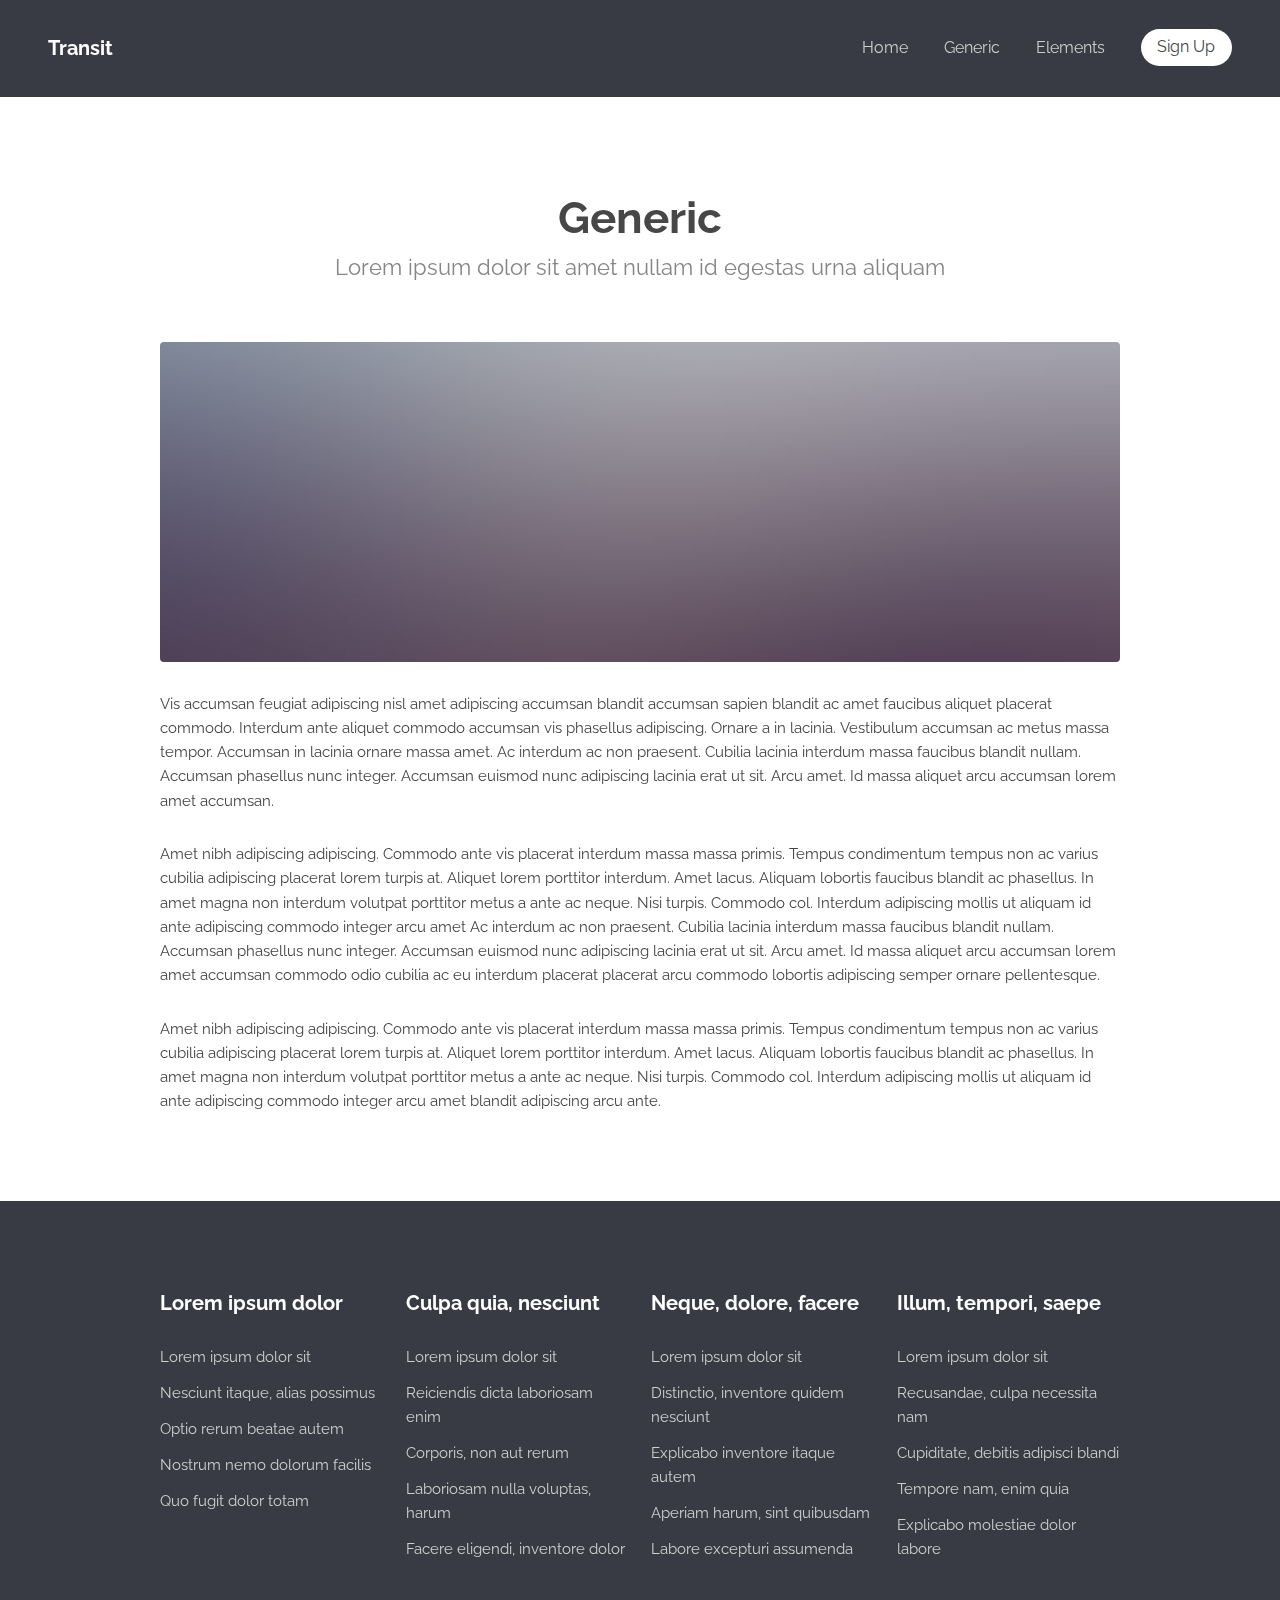
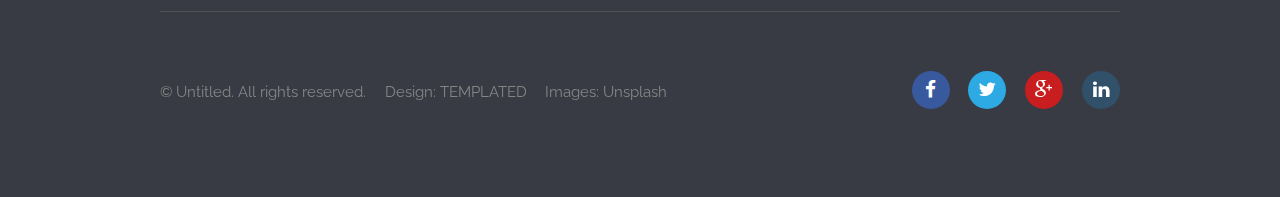
<file: docs/generic.html>
<!DOCTYPE html>
<!--
	Transit by TEMPLATED
	templated.co @templatedco
	Released for free under the Creative Commons Attribution 3.0 license (templated.co/license)
-->
<html lang="en">
	<head>
		<meta charset="UTF-8">
		<title>Generic - Transit by TEMPLATED</title>
		<meta http-equiv="content-type" content="text/html; charset=utf-8" />
		<meta name="description" content="" />
		<meta name="keywords" content="" />
		<!--[if lte IE 8]><script src="js/html5shiv.js"></script><![endif]-->
		<script src="js/jquery.min.js"></script>
		<script src="js/skel.min.js"></script>
		<script src="js/skel-layers.min.js"></script>
		<script src="js/init.js"></script>
		<noscript>
			<link rel="stylesheet" href="css/skel.css" />
			<link rel="stylesheet" href="css/style.css" />
			<link rel="stylesheet" href="css/style-xlarge.css" />
		</noscript>
	</head>
	<body>

		<!-- Header -->
			<header id="header">
				<h1><a href="index.html">Transit</a></h1>
				<nav id="nav">
					<ul>
						<li><a href="index.html">Home</a></li>
						<li><a href="generic.html">Generic</a></li>
						<li><a href="elements.html">Elements</a></li>
						<li><a href="#" class="button special">Sign Up</a></li>
					</ul>
				</nav>
			</header>

		<!-- Main -->
			<section id="main" class="wrapper">
				<div class="container">

					<header class="major">
						<h2>Generic</h2>
						<p>Lorem ipsum dolor sit amet nullam id egestas urna aliquam</p>
					</header>

					<a href="#" class="image fit"><img src="images/pic07.jpg" alt="" /></a>
					<p>Vis accumsan feugiat adipiscing nisl amet adipiscing accumsan blandit accumsan sapien blandit ac amet faucibus aliquet placerat commodo. Interdum ante aliquet commodo accumsan vis phasellus adipiscing. Ornare a in lacinia. Vestibulum accumsan ac metus massa tempor. Accumsan in lacinia ornare massa amet. Ac interdum ac non praesent. Cubilia lacinia interdum massa faucibus blandit nullam. Accumsan phasellus nunc integer. Accumsan euismod nunc adipiscing lacinia erat ut sit. Arcu amet. Id massa aliquet arcu accumsan lorem amet accumsan.</p>
					<p>Amet nibh adipiscing adipiscing. Commodo ante vis placerat interdum massa massa primis. Tempus condimentum tempus non ac varius cubilia adipiscing placerat lorem turpis at. Aliquet lorem porttitor interdum. Amet lacus. Aliquam lobortis faucibus blandit ac phasellus. In amet magna non interdum volutpat porttitor metus a ante ac neque. Nisi turpis. Commodo col. Interdum adipiscing mollis ut aliquam id ante adipiscing commodo integer arcu amet Ac interdum ac non praesent. Cubilia lacinia interdum massa faucibus blandit nullam. Accumsan phasellus nunc integer. Accumsan euismod nunc adipiscing lacinia erat ut sit. Arcu amet. Id massa aliquet arcu accumsan lorem amet accumsan commodo odio cubilia ac eu interdum placerat placerat arcu commodo lobortis adipiscing semper ornare pellentesque.</p>
					<p>Amet nibh adipiscing adipiscing. Commodo ante vis placerat interdum massa massa primis. Tempus condimentum tempus non ac varius cubilia adipiscing placerat lorem turpis at. Aliquet lorem porttitor interdum. Amet lacus. Aliquam lobortis faucibus blandit ac phasellus. In amet magna non interdum volutpat porttitor metus a ante ac neque. Nisi turpis. Commodo col. Interdum adipiscing mollis ut aliquam id ante adipiscing commodo integer arcu amet blandit adipiscing arcu ante.</p>

				</div>
			</section>

		<!-- Footer -->
			<footer id="footer">
				<div class="container">
					<section class="links">
						<div class="row">
							<section class="3u 6u(medium) 12u$(small)">
								<h3>Lorem ipsum dolor</h3>
								<ul class="unstyled">
									<li><a href="#">Lorem ipsum dolor sit</a></li>
									<li><a href="#">Nesciunt itaque, alias possimus</a></li>
									<li><a href="#">Optio rerum beatae autem</a></li>
									<li><a href="#">Nostrum nemo dolorum facilis</a></li>
									<li><a href="#">Quo fugit dolor totam</a></li>
								</ul>
							</section>
							<section class="3u 6u$(medium) 12u$(small)">
								<h3>Culpa quia, nesciunt</h3>
								<ul class="unstyled">
									<li><a href="#">Lorem ipsum dolor sit</a></li>
									<li><a href="#">Reiciendis dicta laboriosam enim</a></li>
									<li><a href="#">Corporis, non aut rerum</a></li>
									<li><a href="#">Laboriosam nulla voluptas, harum</a></li>
									<li><a href="#">Facere eligendi, inventore dolor</a></li>
								</ul>
							</section>
							<section class="3u 6u(medium) 12u$(small)">
								<h3>Neque, dolore, facere</h3>
								<ul class="unstyled">
									<li><a href="#">Lorem ipsum dolor sit</a></li>
									<li><a href="#">Distinctio, inventore quidem nesciunt</a></li>
									<li><a href="#">Explicabo inventore itaque autem</a></li>
									<li><a href="#">Aperiam harum, sint quibusdam</a></li>
									<li><a href="#">Labore excepturi assumenda</a></li>
								</ul>
							</section>
							<section class="3u$ 6u$(medium) 12u$(small)">
								<h3>Illum, tempori, saepe</h3>
								<ul class="unstyled">
									<li><a href="#">Lorem ipsum dolor sit</a></li>
									<li><a href="#">Recusandae, culpa necessita nam</a></li>
									<li><a href="#">Cupiditate, debitis adipisci blandi</a></li>
									<li><a href="#">Tempore nam, enim quia</a></li>
									<li><a href="#">Explicabo molestiae dolor labore</a></li>
								</ul>
							</section>
						</div>
					</section>
					<div class="row">
						<div class="8u 12u$(medium)">
							<ul class="copyright">
								<li>&copy; Untitled. All rights reserved.</li>
								<li>Design: <a href="http://templated.co">TEMPLATED</a></li>
								<li>Images: <a href="http://unsplash.com">Unsplash</a></li>
							</ul>
						</div>
						<div class="4u$ 12u$(medium)">
							<ul class="icons">
								<li>
									<a class="icon rounded fa-facebook"><span class="label">Facebook</span></a>
								</li>
								<li>
									<a class="icon rounded fa-twitter"><span class="label">Twitter</span></a>
								</li>
								<li>
									<a class="icon rounded fa-google-plus"><span class="label">Google+</span></a>
								</li>
								<li>
									<a class="icon rounded fa-linkedin"><span class="label">LinkedIn</span></a>
								</li>
							</ul>
						</div>
					</div>
				</div>
			</footer>

	</body>
</html>
</file>
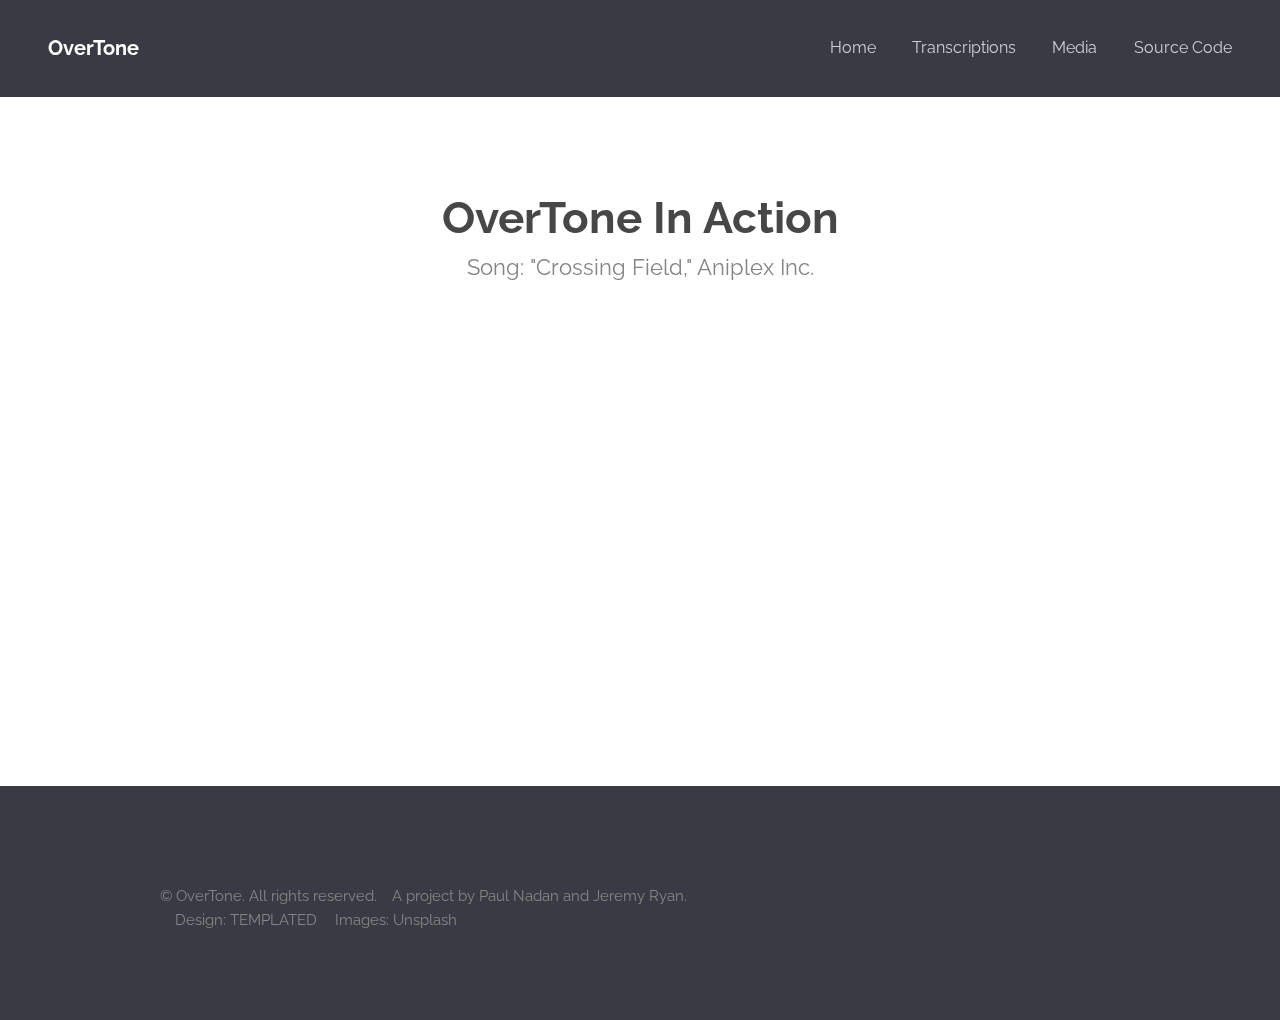
<file: docs/media.html>
<!DOCTYPE html>
<!--
	Transit by TEMPLATED
	templated.co @templatedco
	Released for free under the Creative Commons Attribution 3.0 license (templated.co/license)
-->
<html lang="en">
	<head>
		<meta charset="UTF-8">
		<title>OverTone</title>
		<meta http-equiv="content-type" content="text/html; charset=utf-8" />
		<meta name="description" content="" />
		<meta name="keywords" content="" />
		<!--[if lte IE 8]><script src="js/html5shiv.js"></script><![endif]-->
		<script src="js/jquery.min.js"></script>
		<script src="js/skel.min.js"></script>
		<script src="js/skel-layers.min.js"></script>
		<script src="js/init.js"></script>
		<noscript>
			<link rel="stylesheet" href="css/skel.css" />
			<link rel="stylesheet" href="css/style.css" />
			<link rel="stylesheet" href="css/style-xlarge.css" />
		</noscript>
	</head>
	<body>

		<!-- Header -->
			<header id="header">
				<h1><a href="index.html">OverTone</a></h1>
				<nav id="nav">
					<ul>
						<li><a href="index.html">Home</a></li>
<li><a href="transcriptions.html">Transcriptions</a></li>
						<li><a href="media.html">Media</a></li>
						<li><a href="https://github.com/jeremycryan/OverTone">Source Code</a></li>
											</ul>
				</nav>
			</header>

		<!-- Main -->
			<section id="main" class="wrapper">
				<div class="container">

					<header class="major">
						<h2>OverTone In Action</h2>
						<p>Song: "Crossing Field," Aniplex Inc.</p>
					</header>
<div class="container" align="center">
<iframe width="672" height="378" src="https://www.youtube.com/embed/6rpv8CSumhY?rel=0" frameborder="0" allowfullscreen></iframe>
</div>
				</div>
			</section>

		<!-- Footer -->
			<footer id="footer">
				<div class="container">

						<div class="row">
					<div class="row">
						<div class="8u 12u$(medium)">
							<ul class="copyright">
								<li>&copy; OverTone. All rights reserved.</li><li>A project by Paul Nadan and Jeremy Ryan.</li>

								<li>Design: <a href="http://templated.co">TEMPLATED</a></li>
								<li>Images: <a href="http://unsplash.com">Unsplash</a></li>
							</ul>
						</div>

				</div>
			</footer>

	</body>
</html>
</file>
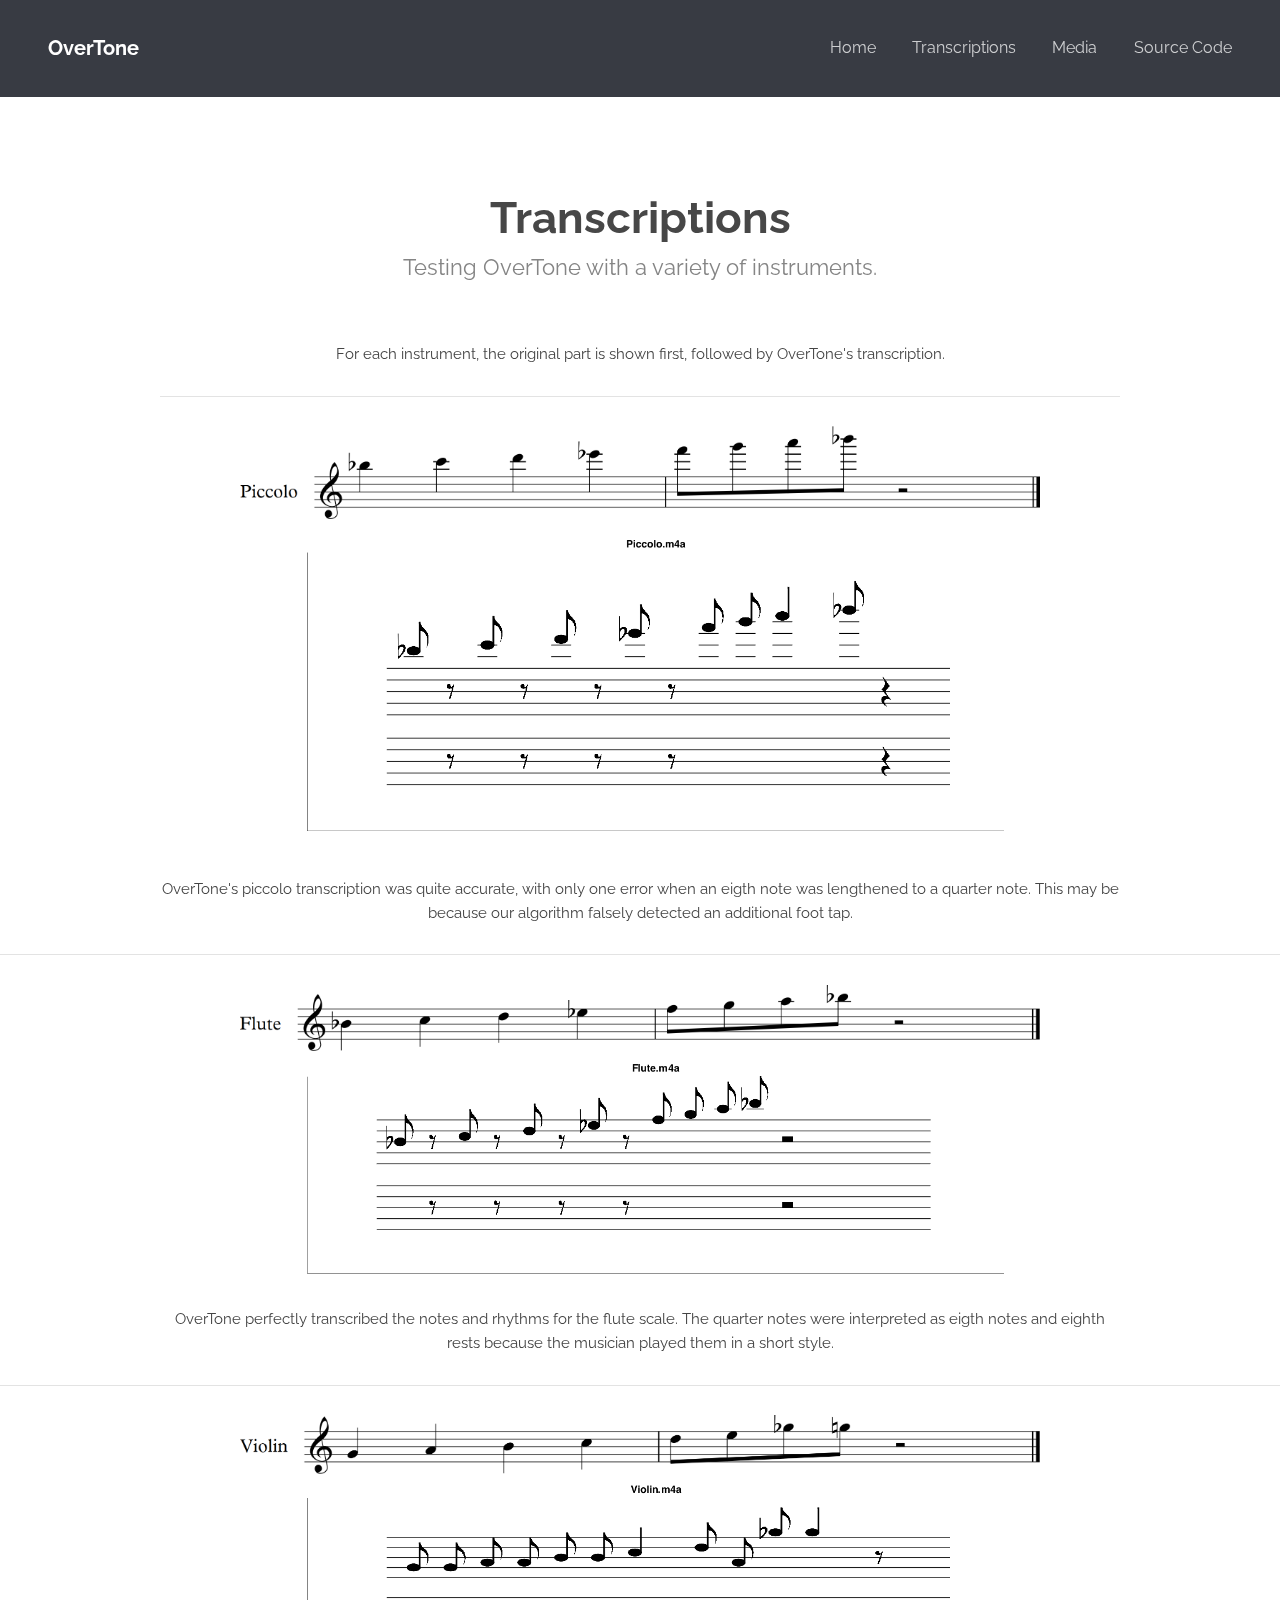
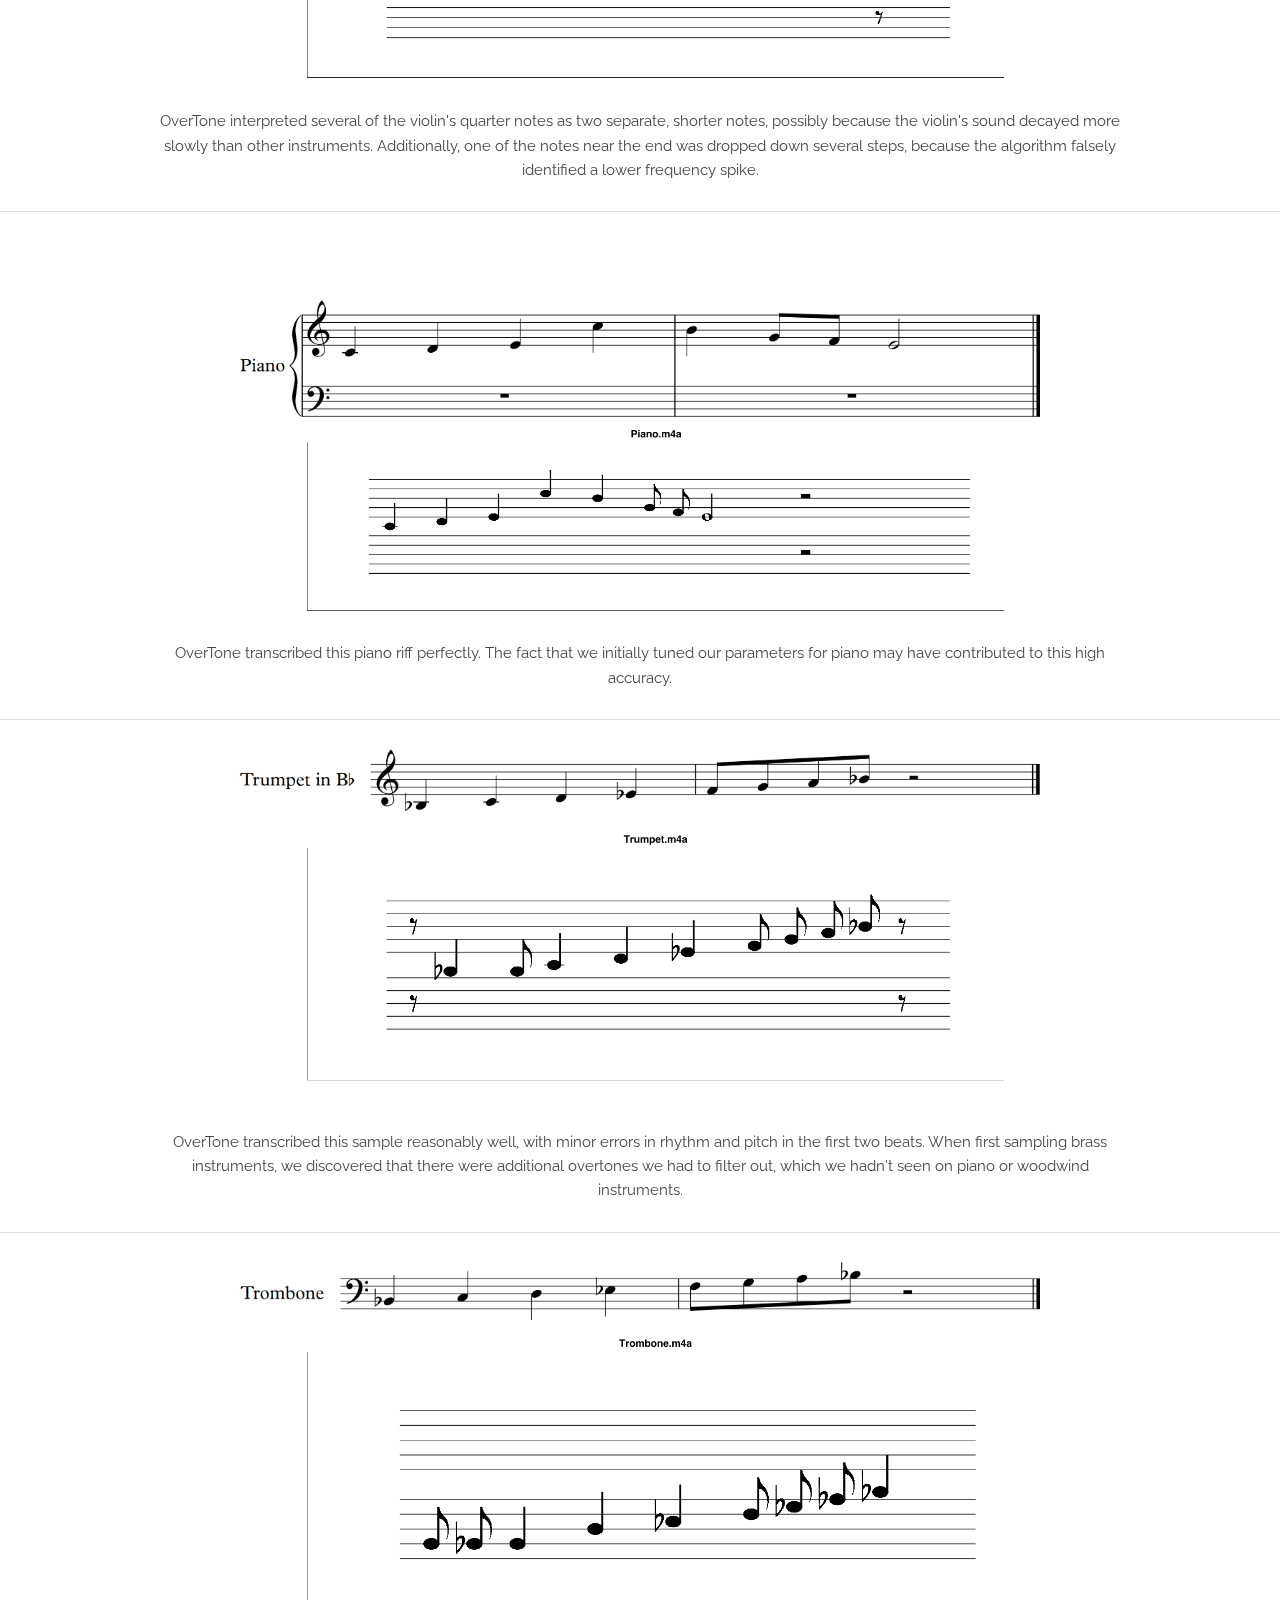
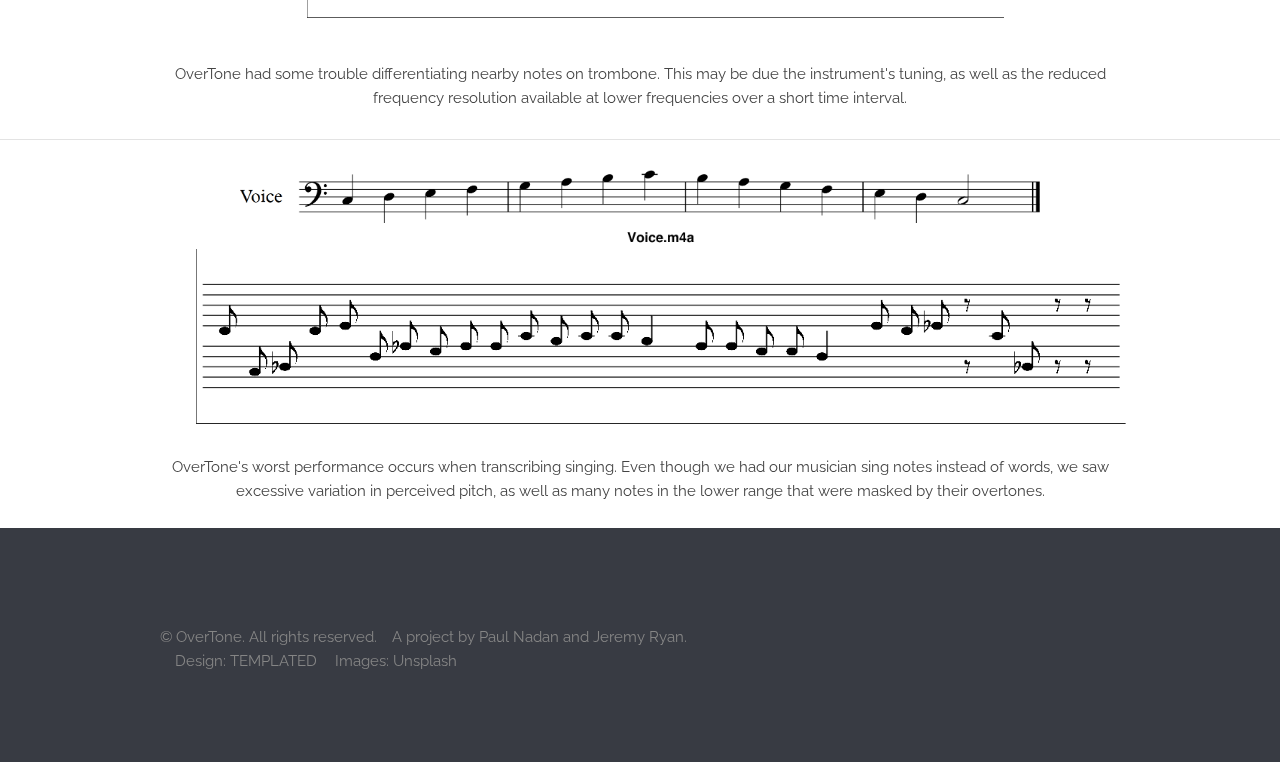
<file: docs/transcriptions.html>
<!DOCTYPE html>
<!--
	Transit by TEMPLATED
	templated.co @templatedco
	Released for free under the Creative Commons Attribution 3.0 license (templated.co/license)
-->
<html lang="en">
	<head>
		<meta charset="UTF-8">
		<title>OverTone</title>
		<meta http-equiv="content-type" content="text/html; charset=utf-8" />
		<meta name="description" content="" />
		<meta name="keywords" content="" />
		<!--[if lte IE 8]><script src="js/html5shiv.js"></script><![endif]-->
		<script src="js/jquery.min.js"></script>
		<script src="js/skel.min.js"></script>
		<script src="js/skel-layers.min.js"></script>
		<script src="js/init.js"></script>
		<noscript>
			<link rel="stylesheet" href="css/skel.css" />
			<link rel="stylesheet" href="css/style.css" />
			<link rel="stylesheet" href="css/style-xlarge.css" />
		</noscript>
	</head>
	<body>

		<!-- Header -->
			<header id="header">
				<h1><a href="index.html">OverTone</a></h1>
				<nav id="nav">
					<ul>
						<li><a href="index.html">Home</a></li>
<li><a href="transcriptions.html">Transcriptions</a></li>
						<li><a href="media.html">Media</a></li>
						<li><a href="https://github.com/jeremycryan/OverTone">Source Code</a></li>
											</ul>
				</nav>
			</header>

		<!-- Main -->
			<section id="main" class="wrapper">
				<div class="container">

					<header class="major">
						<h2>Transcriptions</h2>
						<p>Testing OverTone with a variety of instruments.</p>
					</header>
                    <div align="center">
                    For each instrument, the original part is shown first, followed by OverTone's transcription.
                    </div>
                <hr />
				</div>
                                        <div align="center">
            	<img src="PiccoloScale.png" style="width:800px;">
                <img src="PiccoloScalePlot.png" style="width:900px;">
                <div class="container" style="text-align:center">
OverTone's piccolo transcription was quite accurate, with only one error when an eigth note was lengthened to a quarter note. This may be because our algorithm falsely detected an additional foot tap.
                </div>
                <hr />
            </div>
                                        <div align="center">
            	<img src="FluteScale.png" style="width:800px;">
                <img src="FluteScalePlot.png" style="width:900px;">
            </div>
            <div class="container" style="text-align:center">
            OverTone perfectly transcribed the notes and rhythms for the flute scale. The quarter notes were interpreted as eigth notes and eighth rests because the musician played them in a short style.
            </div>
            <hr />	<div align="center">
                        	<img src="ViolinScale.png" style="width:800px;">
                <img src="ViolinScalePlot.png" style="width:900px;">
            </div>
            <div class="container" style="text-align:center">
            	OverTone interpreted several of the violin's quarter notes as two separate, shorter notes, possibly because the violin's sound decayed more slowly than other instruments. Additionally, one of the notes near the end was dropped down several steps, because the algorithm falsely identified a lower frequency spike.
            </div>
            <hr />			</section>
                                    <div align="center">
            	<img src="PianoRiff.png" style="width:800px;">
                <img src="PianoRiffPlot.png" style="width:900px;">
            </div>
            <div class="container" style="text-align:center">
            OverTone transcribed this piano riff perfectly. The fact that we initially tuned our parameters for piano may have contributed to this high accuracy.
            </div>
            <hr />
                        <div align="center">
            	<img src="TrumpetScale.png" style="width:800px;">
                <img src="TrumpetScalePlot.png" style="width:900px;">
            </div>
            <div class="container" style="text-align:center">
            OverTone transcribed this sample reasonably well, with minor errors in rhythm and pitch in the first two beats. When first sampling brass instruments, we discovered that there were additional overtones we had to filter out, which we hadn't seen on piano or woodwind instruments.
            </div>                <hr />
            <div align="center">
            	<img src="TromboneScale.png" style="width:800px;">
                <img src="TromboneScalePlot.png" style="width:900px;">
            </div>
<div class="container" style="text-align:center">
            OverTone had some trouble differentiating nearby notes on trombone. This may be due the instrument's tuning, as well as the reduced frequency resolution available at lower frequencies over a short time interval.
            </div>                <hr />
                                    <div align="center">
            	<img src="VoiceScale.png" style="width:800px;">
                <img src="VoiceScalePlot.png" style="width:1200px;">
            </div><div class="container" style="text-align:center">
            OverTone's worst performance occurs when transcribing singing. Even though we had our musician sing notes instead of words, we saw excessive variation in perceived pitch, as well as many notes in the lower range that were masked by their overtones.
            </div>                <br>

		<!-- Footer -->
			<footer id="footer">
				<div class="container">

						<div class="row">
					<div class="row">
						<div class="8u 12u$(medium)">
							<ul class="copyright">
								<li>&copy; OverTone. All rights reserved.</li><li>A project by Paul Nadan and Jeremy Ryan.</li>

								<li>Design: <a href="http://templated.co">TEMPLATED</a></li>
								<li>Images: <a href="http://unsplash.com">Unsplash</a></li>
							</ul>
						</div>

				</div>
			</footer>

	</body>
</html>
</file>
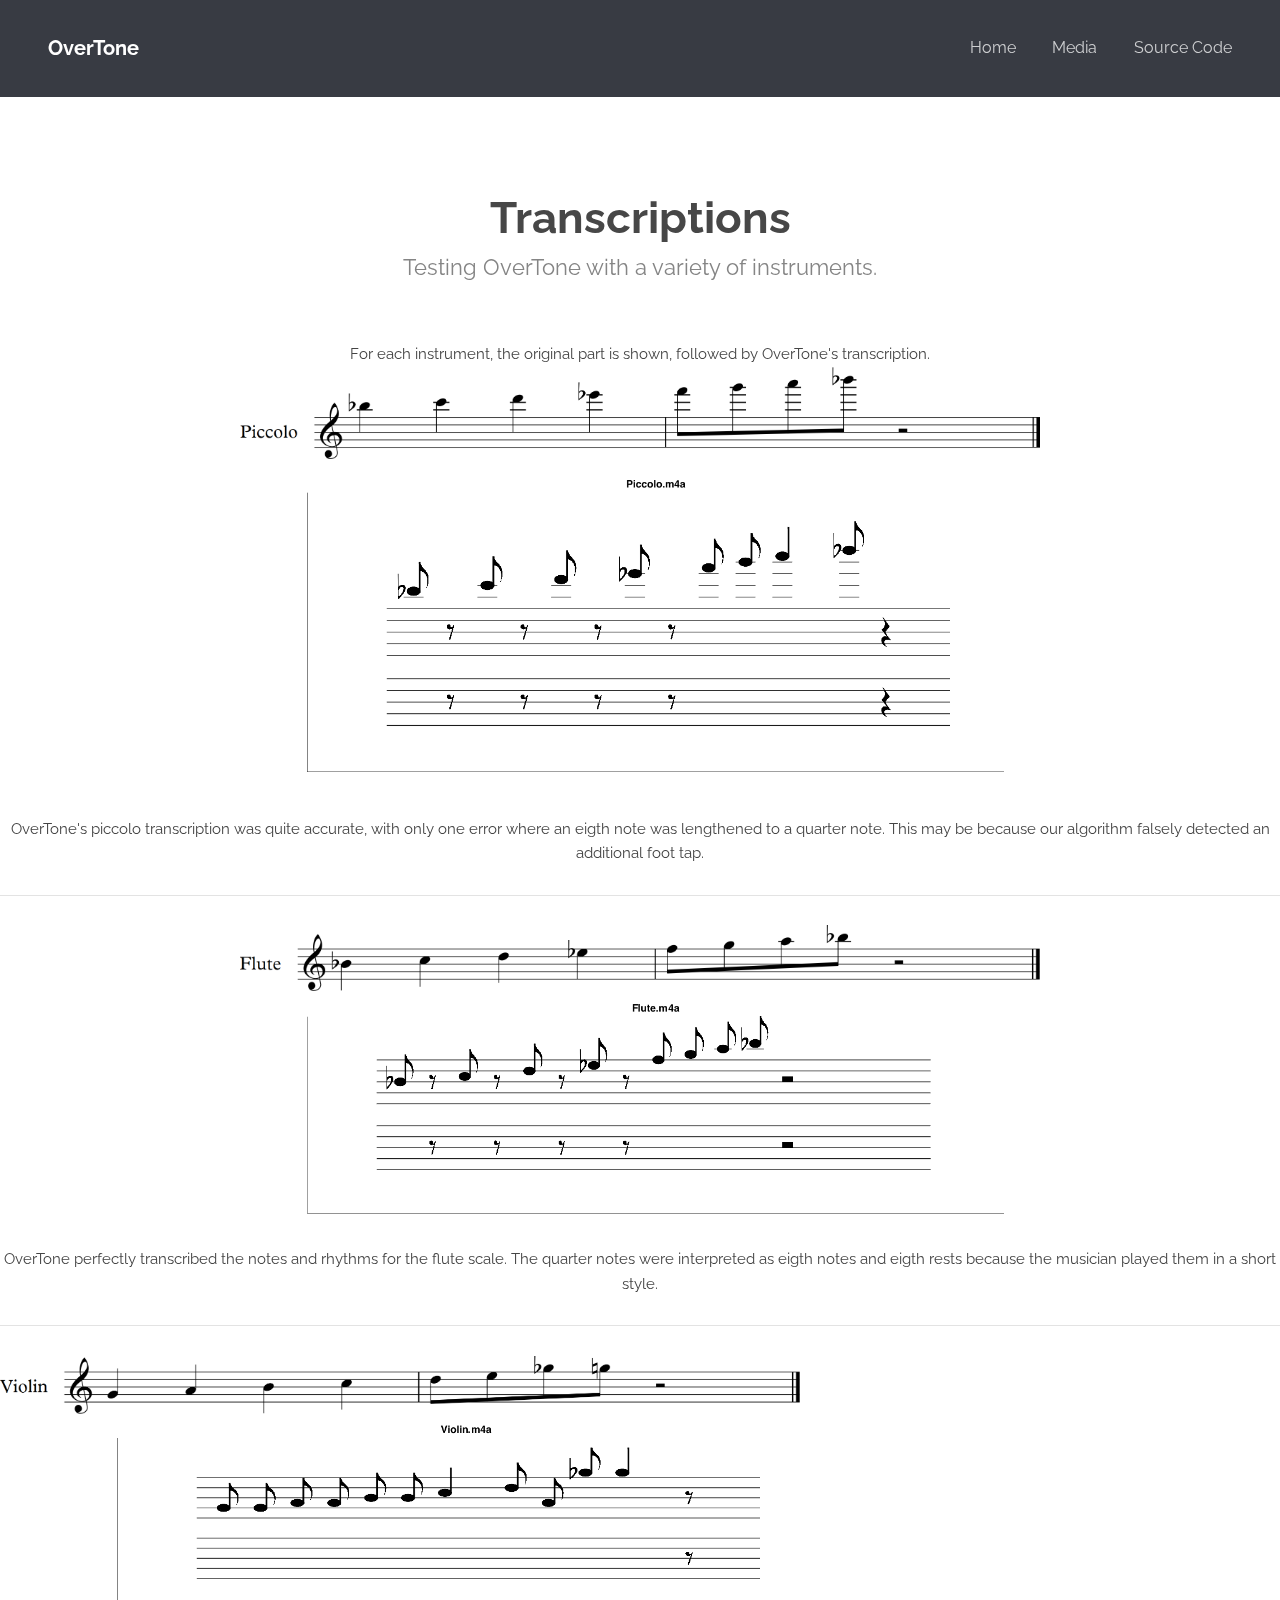
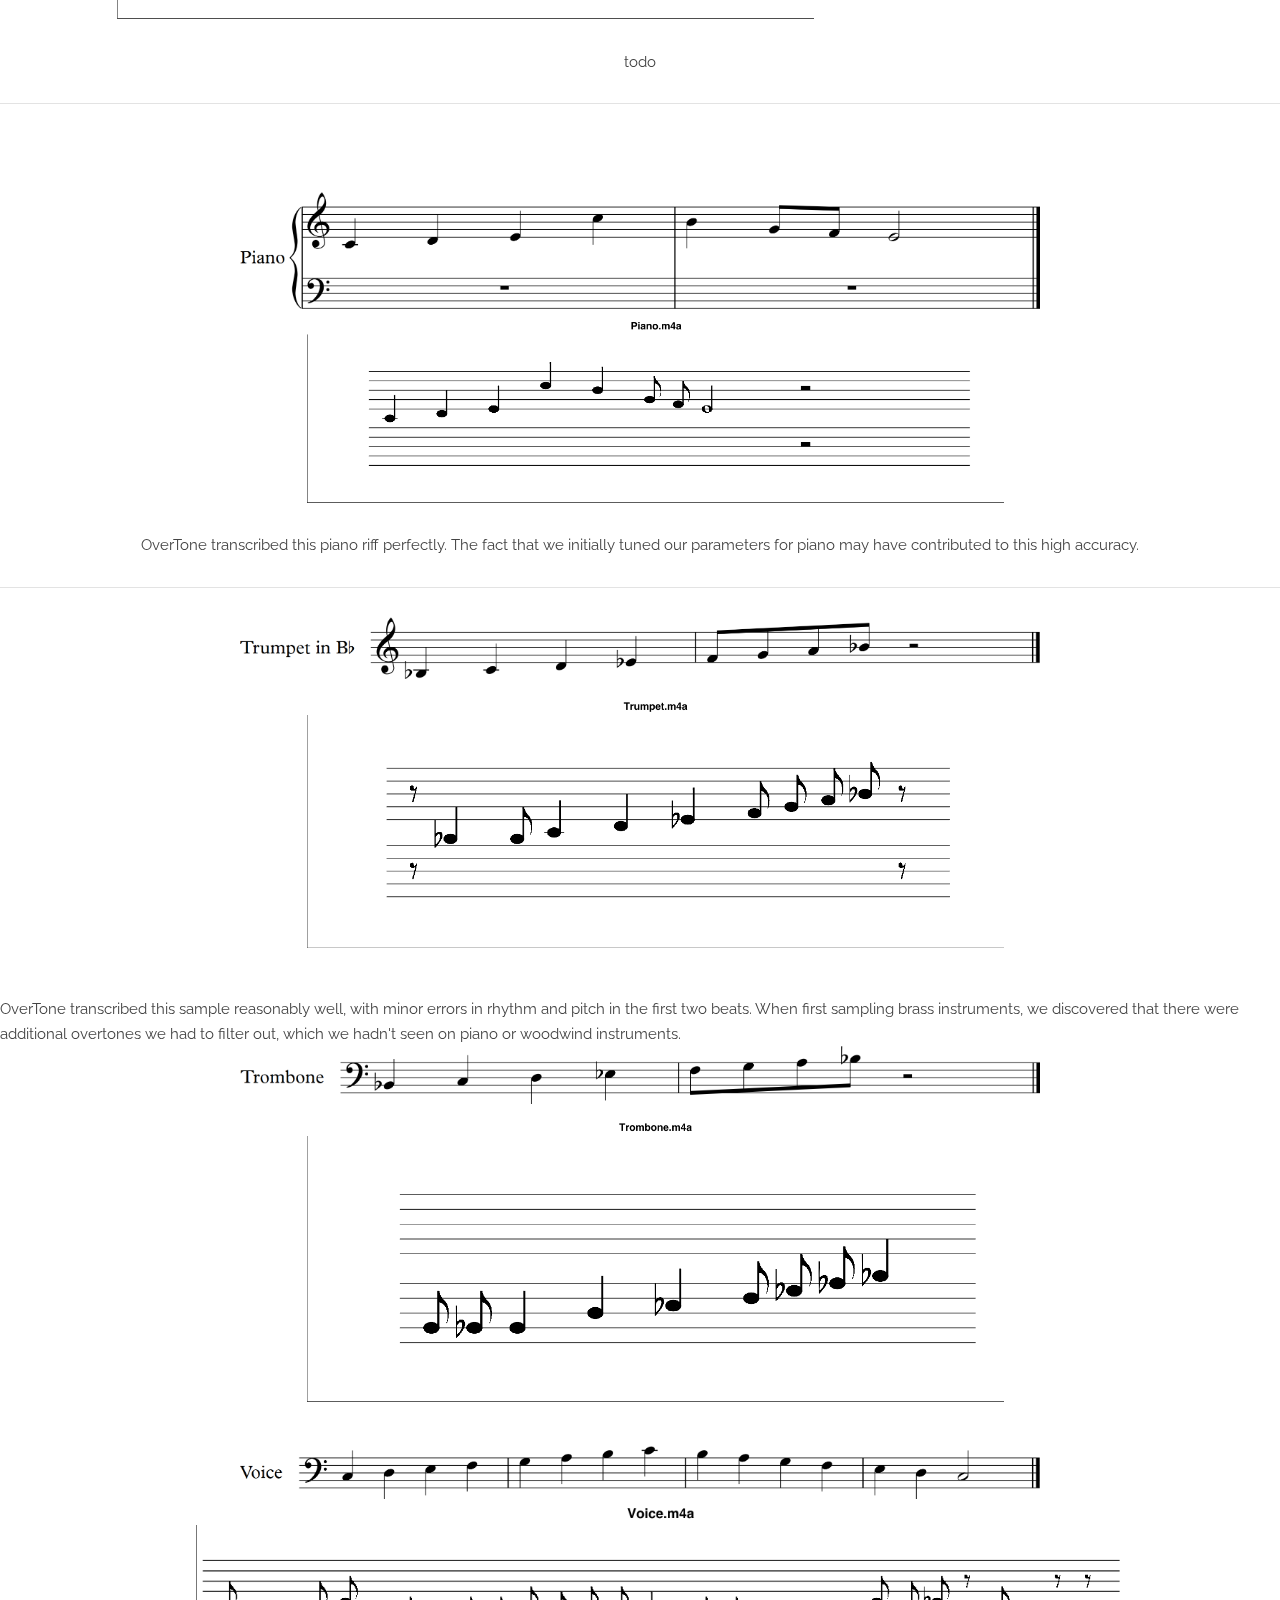
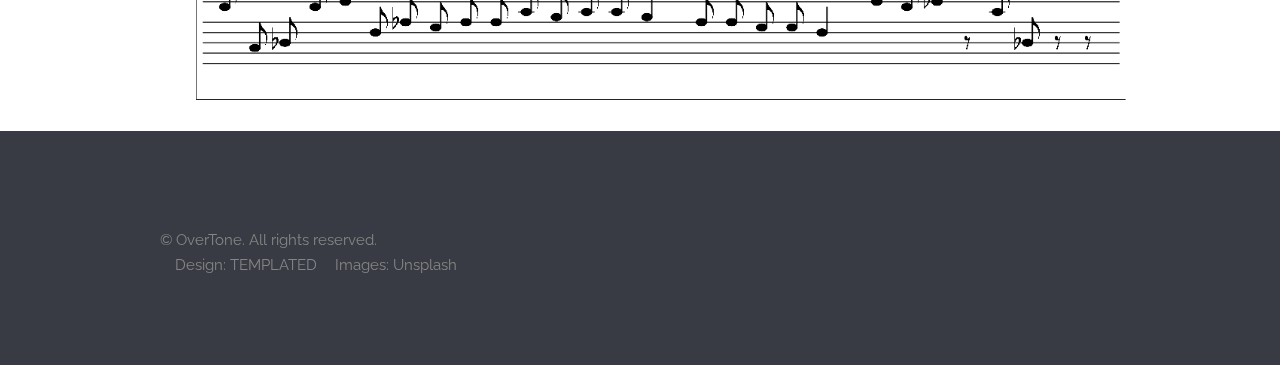
<file: docs/trials.html>
<!DOCTYPE html>
<!--
	Transit by TEMPLATED
	templated.co @templatedco
	Released for free under the Creative Commons Attribution 3.0 license (templated.co/license)
-->
<html lang="en">
	<head>
		<meta charset="UTF-8">
		<title>OverTone</title>
		<meta http-equiv="content-type" content="text/html; charset=utf-8" />
		<meta name="description" content="" />
		<meta name="keywords" content="" />
		<!--[if lte IE 8]><script src="js/html5shiv.js"></script><![endif]-->
		<script src="js/jquery.min.js"></script>
		<script src="js/skel.min.js"></script>
		<script src="js/skel-layers.min.js"></script>
		<script src="js/init.js"></script>
		<noscript>
			<link rel="stylesheet" href="css/skel.css" />
			<link rel="stylesheet" href="css/style.css" />
			<link rel="stylesheet" href="css/style-xlarge.css" />
		</noscript>
	</head>
	<body>

		<!-- Header -->
			<header id="header">
				<h1><a href="index.html">OverTone</a></h1>
				<nav id="nav">
					<ul>
						<li><a href="index.html">Home</a></li>
						<li><a href="generic.html">Media</a></li>
						<li><a href="https://github.com/jeremycryan/OverTone">Source Code</a></li>
											</ul>
				</nav>
			</header>

		<!-- Main -->
			<section id="main" class="wrapper">
				<div class="container">

					<header class="major">
						<h2>Transcriptions</h2>
						<p>Testing OverTone with a variety of instruments.</p>
					</header>
                    <div align="center">
                    For each instrument, the original part is shown, followed by OverTone's transcription.
                    </div>
				</div>
                                        <div align="center">
            	<img src="PiccoloScale.png" style="width:800px;">
                <img src="PiccoloScalePlot.png" style="width:900px;">
                <div>
OverTone's piccolo transcription was quite accurate, with only one error where an eigth note was lengthened to a quarter note. This may be because our algorithm falsely detected an additional foot tap.
                </div>
                <hr />
            </div>
                                        <div align="center">
            	<img src="FluteScale.png" style="width:800px;">
                <img src="FluteScalePlot.png" style="width:900px;">
            </div>
            <div align="center">
            OverTone perfectly transcribed the notes and rhythms for the flute scale. The quarter notes were interpreted as eigth notes and eigth rests because the musician played them in a short style.
            </div>
            <hr />	
                        	<img src="ViolinScale.png" style="width:800px;">
                <img src="ViolinScalePlot.png" style="width:900px;">
            </div>
            <div align="center">
            	todo
            </div>
            <hr />			</section>
                                    <div align="center">
            	<img src="PianoRiff.png" style="width:800px;">
                <img src="PianoRiffPlot.png" style="width:900px;">
            </div>
            <div align="center">
            OverTone transcribed this piano riff perfectly. The fact that we initially tuned our parameters for piano may have contributed to this high accuracy.
            </div>
            <hr />
                        <div align="center">
            	<img src="TrumpetScale.png" style="width:800px;">
                <img src="TrumpetScalePlot.png" style="width:900px;">
            </div>
            <div>
            OverTone transcribed this sample reasonably well, with minor errors in rhythm and pitch in the first two beats. When first sampling brass instruments, we discovered that there were additional overtones we had to filter out, which we hadn't seen on piano or woodwind instruments.
            </div>
            <div align="center">
            	<img src="TromboneScale.png" style="width:800px;">
                <img src="TromboneScalePlot.png" style="width:900px;">
            </div>
                                    <div align="center">
            	<img src="VoiceScale.png" style="width:800px;">
                <img src="VoiceScalePlot.png" style="width:1200px;">
            </div>

		<!-- Footer -->
			<footer id="footer">
				<div class="container">

						<div class="row">
					<div class="row">
						<div class="8u 12u$(medium)">
							<ul class="copyright">
								<li>&copy; OverTone. All rights reserved.</li>
								<li>Design: <a href="http://templated.co">TEMPLATED</a></li>
								<li>Images: <a href="http://unsplash.com">Unsplash</a></li>
							</ul>
						</div>

				</div>
			</footer>

	</body>
</html>
</file>
<file: docs/css/style-xlarge.css>
/*
	Transit by TEMPLATED
	templated.co @templatedco
	Released for free under the Creative Commons Attribution 3.0 license (templated.co/license)
*/

/* Basic */

	body, input, select, textarea {
		font-size: 11pt;
	}
</file>
<file: templated-transit/css/style-xlarge.css>
/*
	Transit by TEMPLATED
	templated.co @templatedco
	Released for free under the Creative Commons Attribution 3.0 license (templated.co/license)
*/

/* Basic */

	body, input, select, textarea {
		font-size: 11pt;
	}
</file>
<file: docs/css/skel.css>
/* Resets (http://meyerweb.com/eric/tools/css/reset/ | v2.0 | 20110126 | License: none (public domain)) */

	html,body,div,span,applet,object,iframe,h1,h2,h3,h4,h5,h6,p,blockquote,pre,a,abbr,acronym,address,big,cite,code,del,dfn,em,img,ins,kbd,q,s,samp,small,strike,strong,sub,sup,tt,var,b,u,i,center,dl,dt,dd,ol,ul,li,fieldset,form,label,legend,table,caption,tbody,tfoot,thead,tr,th,td,article,aside,canvas,details,embed,figure,figcaption,footer,header,hgroup,menu,nav,output,ruby,section,summary,time,mark,audio,video{margin:0;padding:0;border:0;font-size:100%;font:inherit;vertical-align:baseline;}article,aside,details,figcaption,figure,footer,header,hgroup,menu,nav,section{display:block;}body{line-height:1;}ol,ul{list-style:none;}blockquote,q{quotes:none;}blockquote:before,blockquote:after,q:before,q:after{content:'';content:none;}table{border-collapse:collapse;border-spacing:0;}body{-webkit-text-size-adjust:none}

/* Box Model */

	*, *:before, *:after {
		-moz-box-sizing: border-box;
		-webkit-box-sizing: border-box;
		box-sizing: border-box;
	}

/* Container */

	.container {
		margin-left: auto;
		margin-right: auto;

		/* width: (containers) */
		width: 1200px;
	}

	/* Modifiers */

		/* 125% */
			.container.\31 25\25 {
				width: 100%;

				/* max-width: (containers * 1.25) */
				max-width: 1500px;

				/* min-width: (containers) */
				min-width: 1200px;
			}

		/* 75% */
			.container.\37 5\25 {

				/* width: (containers * 0.75) */
				width: 900px;

			}

		/* 50% */
			.container.\35 0\25 {

				/* width: (containers * 0.50) */
				width: 600px;

			}

		/* 25% */
			.container.\32 5\25 {

				/* width: (containers * 0.25) */
				width: 300px;

			}

/* Grid */

	.row {
		border-bottom: solid 1px transparent;
	}

	.row > * {
		float: left;
	}

	.row:after, .row:before {
		content: '';
		display: block;
		clear: both;
		height: 0;
	}

	.row.uniform > * > :first-child {
		margin-top: 0;
	}

	.row.uniform > * > :last-child {
		margin-bottom: 0;
	}

	/* Gutters */

		/* Normal */

			.row > * {
				/* padding: (gutters.horizontal) 0 0 (gutters.vertical) */
				padding: 0 0 0 2em;
			}

			.row {
				/* margin: -(gutters.horizontal) 0 -1px -(gutters.vertical) */
				margin: 0 0 -1px -2em;
			}

			.row.uniform > * {
				/* padding: (gutters.vertical) 0 0 (gutters.vertical) */
				padding: 2em 0 0 2em;
			}

			.row.uniform {
				/* margin: -(gutters.vertical) 0 -1px -(gutters.vertical) */
				margin: -2em 0 -1px -2em;
			}

		/* 200% */

			.row.\32 00\25 > * {
				/* padding: (gutters.horizontal) 0 0 (gutters.vertical) */
				padding: 0 0 0 4em;
			}

			.row.\32 00\25 {
				/* margin: -(gutters.horizontal) 0 -1px -(gutters.vertical) */
				margin: 0 0 -1px -4em;
			}

			.row.uniform.\32 00\25 > * {
				/* padding: (gutters.vertical) 0 0 (gutters.vertical) */
				padding: 4em 0 0 4em;
			}

			.row.uniform.\32 00\25 {
				/* margin: -(gutters.vertical) 0 -1px -(gutters.vertical) */
				margin: -4em 0 -1px -4em;
			}

		/* 150% */

			.row.\31 50\25 > * {
				/* padding: (gutters.horizontal) 0 0 (gutters.vertical) */
				padding: 0 0 0 1.5em;
			}

			.row.\31 50\25 {
				/* margin: -(gutters.horizontal) 0 -1px -(gutters.vertical) */
				margin: 0 0 -1px -1.5em;
			}

			.row.uniform.\31 50\25 > * {
				/* padding: (gutters.vertical) 0 0 (gutters.vertical) */
				padding: 1.5em 0 0 1.5em;
			}

			.row.uniform.\31 50\25 {
				/* margin: -(gutters.vertical) 0 -1px -(gutters.vertical) */
				margin: -1.5em 0 -1px -1.5em;
			}

		/* 50% */

			.row.\35 0\25 > * {
				/* padding: (gutters.horizontal) 0 0 (gutters.vertical) */
				padding: 0 0 0 1em;
			}

			.row.\35 0\25 {
				/* margin: -(gutters.horizontal) 0 -1px -(gutters.vertical) */
				margin: 0 0 -1px -1em;
			}

			.row.uniform.\35 0\25 > * {
				/* padding: (gutters.vertical) 0 0 (gutters.vertical) */
				padding: 1em 0 0 1em;
			}

			.row.uniform.\35 0\25 {
				/* margin: -(gutters.vertical) 0 -1px -(gutters.vertical) */
				margin: -1em 0 -1px -1em;
			}

		/* 25% */

			.row.\32 5\25 > * {
				/* padding: (gutters.horizontal) 0 0 (gutters.vertical) */
				padding: 0 0 0 0.5em;
			}

			.row.\32 5\25 {
				/* margin: -(gutters.horizontal) 0 -1px -(gutters.vertical) */
				margin: 0 0 -1px -0.5em;
			}

			.row.uniform.\32 5\25 > * {
				/* padding: (gutters.vertical) 0 0 (gutters.vertical) */
				padding: 0.5em 0 0 0.5em;
			}

			.row.uniform.\32 5\25 {
				/* margin: -(gutters.vertical) 0 -1px -(gutters.vertical) */
				margin: -0.5em 0 -1px -0.5em;
			}

		/* 0% */

			.row.\30 \25 > * {
				padding: 0;
			}

			.row.\30 \25 {
				margin: 0 0 -1px 0;
			}

	/* Cells */

		.\31 2u, .\31 2u\24 { width: 100%; clear: none; margin-left: 0; }
		.\31 1u, .\31 1u\24 { width: 91.6666666667%; clear: none; margin-left: 0; }
		.\31 0u, .\31 0u\24 { width: 83.3333333333%; clear: none; margin-left: 0; }
		.\39 u, .\39 u\24 { width: 75%; clear: none; margin-left: 0; }
		.\38 u, .\38 u\24 { width: 66.6666666667%; clear: none; margin-left: 0; }
		.\37 u, .\37 u\24 { width: 58.3333333333%; clear: none; margin-left: 0; }
		.\36 u, .\36 u\24 { width: 50%; clear: none; margin-left: 0; }
		.\35 u, .\35 u\24 { width: 41.6666666667%; clear: none; margin-left: 0; }
		.\34 u, .\34 u\24 { width: 33.3333333333%; clear: none; margin-left: 0; }
		.\33 u, .\33 u\24 { width: 25%; clear: none; margin-left: 0; }
		.\32 u, .\32 u\24 { width: 16.6666666667%; clear: none; margin-left: 0; }
		.\31 u, .\31 u\24 { width: 8.3333333333%; clear: none; margin-left: 0; }

		.\31 2u\24 + *,
		.\31 1u\24 + *,
		.\31 0u\24 + *,
		.\39 u\24 + *,
		.\38 u\24 + *,
		.\37 u\24 + *,
		.\36 u\24 + *,
		.\35 u\24 + *,
		.\34 u\24 + *,
		.\33 u\24 + *,
		.\32 u\24 + *,
		.\31 u\24 + * {
			clear: left;
		}

		.\-11u { margin-left: 91.6666666667% }
		.\-10u { margin-left: 83.3333333333% }
		.\-9u { margin-left: 75% }
		.\-8u { margin-left: 66.6666666667% }
		.\-7u { margin-left: 58.3333333333% }
		.\-6u { margin-left: 50% }
		.\-5u { margin-left: 41.6666666667% }
		.\-4u { margin-left: 33.3333333333% }
		.\-3u { margin-left: 25% }
		.\-2u { margin-left: 16.6666666667% }
		.\-1u { margin-left: 8.3333333333% }
</file>
<file: docs/css/style.css>
@charset "UTF-8";
@import url(font-awesome.min.css);
@import url(http://fonts.googleapis.com/css?family=Raleway:700,400);

/*
	Transit by TEMPLATED
	templated.co @templatedco
	Released for free under the Creative Commons Attribution 3.0 license (templated.co/license)
*/

/* Basic */

	body {
		background: #fff;
	}

		body.is-loading *, body.is-loading *:before, body.is-loading *:after {
			-moz-animation: none !important;
			-webkit-animation: none !important;
			-o-animation: none !important;
			-ms-animation: none !important;
			animation: none !important;
			-moz-transition: none !important;
			-webkit-transition: none !important;
			-o-transition: none !important;
			-ms-transition: none !important;
			transition: none !important;
		}

	body, input, select, textarea {
		color: #444;
		font-family: "Raleway", Helvetica, sans-serif;
		font-size: 13pt;
		font-weight: 400;
		line-height: 1.65em;
	}

	a {
		color: #383b43;
		text-decoration: none;
	}

		a:active, a:hover {
			text-decoration: underline;
		}

	strong, b {
		color: #474747;
		font-weight: 700;
	}

	em, i {
		font-style: italic;
	}

	p {
		margin: 0 0 2em 0;
	}

	h1, h2, h3, h4, h5, h6 {
		color: #474747;
		font-weight: 700;
		line-height: 1em;
		margin: 0 0 1em 0;
	}

		h1 a, h2 a, h3 a, h4 a, h5 a, h6 a {
			color: inherit;
			text-decoration: none;
		}

	h2 {
		font-size: 1.75em;
		line-height: 1.5em;
	}

	h3 {
		font-size: 1.35em;
		line-height: 1.5em;
	}

	h4 {
		font-size: 1.1em;
		line-height: 1.5em;
	}

	h5 {
		font-size: 0.9em;
		line-height: 1.5em;
	}

	h6 {
		font-size: 0.7em;
		line-height: 1.5em;
	}

	sub {
		font-size: 0.8em;
		position: relative;
		top: 0.5em;
	}

	sup {
		font-size: 0.8em;
		position: relative;
		top: -0.5em;
	}

	hr {
		border: 0;
		border-bottom: solid 1px rgba(144, 144, 144, 0.25);
		margin: 2em 0;
	}

		hr.major {
			margin: 3em 0;
		}

	blockquote {
		border-left: solid 4px rgba(144, 144, 144, 0.25);
		font-style: italic;
		margin: 0 0 2em 0;
		padding: 0.5em 0 0.5em 2em;
	}

	code {
		background: rgba(144, 144, 144, 0.075);
		border-radius: 4px;
		border: solid 1px rgba(144, 144, 144, 0.25);
		font-family: "Courier New", monospace;
		font-size: 0.9em;
		margin: 0 0.25em;
		padding: 0.25em 0.65em;
	}

	pre {
		-webkit-overflow-scrolling: touch;
		font-family: "Courier New", monospace;
		font-size: 0.9em;
		margin: 0 0 2em 0;
	}

		pre code {
			display: block;
			line-height: 1.75em;
			padding: 1em 1.5em;
			overflow-x: auto;
		}

	.align-left {
		text-align: left;
	}

	.align-center {
		text-align: center;
	}

	.align-right {
		text-align: right;
	}

/* Section/Article */

	section.special, article.special {
		text-align: center;
	}

	header p {
		color: #858585;
		position: relative;
		margin: 0 0 1.5em 0;
	}

	header h2 + p {
		font-size: 1.25em;
		margin-top: -1em;
		line-height: 1.5em;
	}

	header h3 + p {
		font-size: 1.1em;
		margin-top: -0.8em;
		line-height: 1.5em;
	}

	header h4 + p,
	header h5 + p,
	header h6 + p {
		font-size: 0.9em;
		margin-top: -0.6em;
		line-height: 1.5em;
	}

	header.major {
		text-align: center;
		margin-bottom: 4em;
	}

		header.major h2 {
			font-size: 3em;
			margin-bottom: 0.5em;
		}

		header.major p {
			font-size: 1.5em;
		}

/* Form */

	form {
		margin: 0 0 2em 0;
	}

	label {
		color: #474747;
		display: block;
		font-size: 0.9em;
		font-weight: 700;
		margin: 0 0 1em 0;
	}

	input[type="text"],
	input[type="password"],
	input[type="email"],
	select,
	textarea {
		-moz-appearance: none;
		-webkit-appearance: none;
		-o-appearance: none;
		-ms-appearance: none;
		appearance: none;
		background: rgba(144, 144, 144, 0.075);
		border-radius: 4px;
		border: none;
		color: inherit;
		display: block;
		outline: 0;
		padding: 0 1em;
		text-decoration: none;
		width: 100%;
	}

		input[type="text"]:invalid,
		input[type="password"]:invalid,
		input[type="email"]:invalid,
		select:invalid,
		textarea:invalid {
			box-shadow: none;
		}

		input[type="text"]:focus,
		input[type="password"]:focus,
		input[type="email"]:focus,
		select:focus,
		textarea:focus {
			border-color: #383b43;
			box-shadow: 0 0 0 1px #383b43;
		}

	.select-wrapper {
		text-decoration: none;
		display: block;
		position: relative;
	}

		.select-wrapper:before {
			content: "";
			-moz-osx-font-smoothing: grayscale;
			-webkit-font-smoothing: antialiased;
			font-family: FontAwesome;
			font-style: normal;
			font-weight: normal;
			text-transform: none !important;
		}

		.select-wrapper:before {
			color: rgba(144, 144, 144, 0.25);
			display: block;
			height: 2.75em;
			line-height: 2.75em;
			pointer-events: none;
			position: absolute;
			right: 0;
			text-align: center;
			top: 0;
			width: 2.75em;
		}

		.select-wrapper select::-ms-expand {
			display: none;
		}

	input[type="text"],
	input[type="password"],
	input[type="email"],
	select {
		height: 2.75em;
	}

	textarea {
		padding: 0.75em 1em;
	}

	input[type="checkbox"],
	input[type="radio"] {
		-moz-appearance: none;
		-webkit-appearance: none;
		-o-appearance: none;
		-ms-appearance: none;
		appearance: none;
		display: block;
		float: left;
		margin-right: -2em;
		opacity: 0;
		width: 1em;
		z-index: -1;
	}

		input[type="checkbox"] + label,
		input[type="radio"] + label {
			text-decoration: none;
			color: #444;
			cursor: pointer;
			display: inline-block;
			font-size: 1em;
			font-weight: 400;
			padding-left: 2.4em;
			padding-right: 0.75em;
			position: relative;
		}

			input[type="checkbox"] + label:before,
			input[type="radio"] + label:before {
				-moz-osx-font-smoothing: grayscale;
				-webkit-font-smoothing: antialiased;
				font-family: FontAwesome;
				font-style: normal;
				font-weight: normal;
				text-transform: none !important;
			}

			input[type="checkbox"] + label:before,
			input[type="radio"] + label:before {
				background: rgba(144, 144, 144, 0.075);
				border-radius: 4px;
				border: solid 1px rgba(144, 144, 144, 0.25);
				content: '';
				display: inline-block;
				height: 1.65em;
				left: 0;
				line-height: 1.58125em;
				position: absolute;
				text-align: center;
				top: 0;
				width: 1.65em;
			}

		input[type="checkbox"]:checked + label:before,
		input[type="radio"]:checked + label:before {
			background: #3cadd4;
			border-color: #3cadd4;
			color: #ffffff;
			content: '\f00c';
		}

		input[type="checkbox"]:focus + label:before,
		input[type="radio"]:focus + label:before {
			border-color: #383b43;
			box-shadow: 0 0 0 1px #383b43;
		}

	input[type="checkbox"] + label:before {
		border-radius: 4px;
	}

	input[type="radio"] + label:before {
		border-radius: 100%;
	}

	::-webkit-input-placeholder {
		color: #858585 !important;
		opacity: 1.0;
	}

	:-moz-placeholder {
		color: #858585 !important;
		opacity: 1.0;
	}

	::-moz-placeholder {
		color: #858585 !important;
		opacity: 1.0;
	}

	:-ms-input-placeholder {
		color: #858585 !important;
		opacity: 1.0;
	}

	.formerize-placeholder {
		color: #858585 !important;
		opacity: 1.0;
	}

/* Box */

	.box {
		border-radius: 4px;
		border: solid 1px rgba(144, 144, 144, 0.25);
		margin-bottom: 2em;
		padding: 1.5em;
	}

		.box > :last-child,
		.box > :last-child > :last-child,
		.box > :last-child > :last-child > :last-child {
			margin-bottom: 0;
		}

		.box.alt {
			border: 0;
			border-radius: 0;
			padding: 0;
		}

/* Icon */

	.icon {
		text-decoration: none;
		border-bottom: none;
		position: relative;
	}

		.icon:before {
			-moz-osx-font-smoothing: grayscale;
			-webkit-font-smoothing: antialiased;
			font-family: FontAwesome;
			font-style: normal;
			font-weight: normal;
			text-transform: none !important;
		}

		.icon:active, .icon:hover {
			text-decoration: none;
		}

		.icon > .label {
			display: none;
		}

		.icon.rounded {
			background-color: #383b43;
			border-radius: 100%;
			color: #ffffff;
			display: inline-block;
			height: 3.25em;
			line-height: 3.25em;
			text-align: center;
			width: 3.25em;
		}

			.icon.rounded.big {
				font-size: 2.5em;
				margin-bottom: 0.5em;
			}

			.icon.rounded.color1 {
				background-color: #3cadd4;
			}

			.icon.rounded.color2 {
				background-color: #3c61d4;
			}

			.icon.rounded.color3 {
				background-color: #633cd4;
			}

			.icon.rounded.color4 {
				background-color: #af3cd4;
			}

			.icon.rounded.color5 {
				background-color: #d43cad;
			}

			.icon.rounded.color6 {
				background-color: #d43c61;
			}

			.icon.rounded.color7 {
				background-color: #d4633c;
			}

			.icon.rounded.color8 {
				background-color: #d4af3c;
			}

			.icon.rounded.color9 {
				background-color: #add43c;
			}

			.icon.rounded.color10 {
				background-color: #61d43c;
			}

			.icon.rounded.fa-twitter {
				background-color: #2daae4;
			}

			.icon.rounded.fa-facebook {
				background-color: #39599f;
			}

			.icon.rounded.fa-google-plus {
				background-color: #c91e1f;
			}

			.icon.rounded.fa-dribbble {
				background-color: #c4376b;
			}

			.icon.rounded.fa-tumblr, .icon.rounded.fa-linkedin {
				background-color: #31516a;
			}

			.icon.rounded.fa-rss {
				background-color: #f2600b;
			}

/* Image */

	.image {
		border-radius: 4px;
		border: 0;
		display: inline-block;
		position: relative;
	}

		.image img {
			border-radius: 4px;
			display: block;
		}

		.image.left {
			float: left;
			padding: 0 1.5em 1em 0;
			top: 0.25em;
		}

		.image.right {
			float: right;
			padding: 0 0 1em 1.5em;
			top: 0.25em;
		}

		.image.left, .image.right {
			max-width: 40%;
		}

			.image.left img, .image.right img {
				width: 100%;
			}

		.image.fit {
			display: block;
			margin: 0 0 2em 0;
			width: 100%;
		}

			.image.fit img {
				width: 100%;
			}

/* List */

	ol {
		list-style: decimal;
		margin: 0 0 2em 0;
		padding-left: 1.25em;
	}

		ol li {
			padding-left: 0.25em;
		}

	ul {
		list-style: disc;
		margin: 0 0 2em 0;
		padding-left: 1em;
	}

		ul li {
			padding-left: 0.5em;
		}

		ul.alt {
			list-style: none;
			padding-left: 0;
		}

			ul.alt li {
				border-top: solid 1px rgba(144, 144, 144, 0.25);
				padding: 0.5em 0;
			}

				ul.alt li:first-child {
					border-top: 0;
					padding-top: 0;
				}

		ul.unstyled {
			list-style: none;
			padding-left: 0;
		}

			ul.unstyled li {
				padding: 0.4em 0;
			}

		ul.icons {
			cursor: default;
			list-style: none;
			padding-left: 0;
		}

			ul.icons li {
				display: inline-block;
				padding: 0 1em 0 0;
			}

				ul.icons li:last-child {
					padding-right: 0;
				}

				ul.icons li .icon:before {
					font-size: 2em;
				}

		ul.actions {
			cursor: default;
			list-style: none;
			padding-left: 0;
		}

			ul.actions li {
				display: inline-block;
				padding: 0 1em 0 0;
				vertical-align: middle;
			}

				ul.actions li:last-child {
					padding-right: 0;
				}

			ul.actions.small li {
				padding: 0 0.5em 0 0;
			}

			ul.actions.vertical li {
				display: block;
				padding: 1em 0 0 0;
			}

				ul.actions.vertical li:first-child {
					padding-top: 0;
				}

				ul.actions.vertical li > * {
					margin-bottom: 0;
				}

			ul.actions.vertical.small li {
				padding: 0.5em 0 0 0;
			}

				ul.actions.vertical.small li:first-child {
					padding-top: 0;
				}

			ul.actions.fit {
				display: table;
				margin-left: -1em;
				padding: 0;
				table-layout: fixed;
				width: calc(100% + 1em);
			}

				ul.actions.fit li {
					display: table-cell;
					padding: 0 0 0 1em;
				}

					ul.actions.fit li > * {
						margin-bottom: 0;
					}

				ul.actions.fit.small {
					margin-left: -0.5em;
					width: calc(100% + 0.5em);
				}

					ul.actions.fit.small li {
						padding: 0 0 0 0.5em;
					}

	dl {
		margin: 0 0 2em 0;
	}

/* Table */

	.table-wrapper {
		-webkit-overflow-scrolling: touch;
		overflow-x: auto;
	}

	table {
		margin: 0 0 2em 0;
		width: 100%;
	}

		table tbody tr {
			border: solid 1px rgba(144, 144, 144, 0.25);
			border-left: 0;
			border-right: 0;
		}

			table tbody tr:nth-child(2n + 1) {
				background-color: rgba(144, 144, 144, 0.075);
			}

		table td {
			padding: 0.75em 0.75em;
		}

		table th {
			color: #474747;
			font-size: 0.9em;
			font-weight: 700;
			padding: 0 0.75em 0.75em 0.75em;
			text-align: left;
		}

		table thead {
			border-bottom: solid 2px rgba(144, 144, 144, 0.25);
		}

		table tfoot {
			border-top: solid 2px rgba(144, 144, 144, 0.25);
		}

		table.alt {
			border-collapse: separate;
		}

			table.alt tbody tr td {
				border: solid 1px rgba(144, 144, 144, 0.25);
				border-left-width: 0;
				border-top-width: 0;
			}

				table.alt tbody tr td:first-child {
					border-left-width: 1px;
				}

			table.alt tbody tr:first-child td {
				border-top-width: 1px;
			}

			table.alt thead {
				border-bottom: 0;
			}

			table.alt tfoot {
				border-top: 0;
			}

/* Button */

	input[type="submit"],
	input[type="reset"],
	input[type="button"],
	.button {
		-moz-appearance: none;
		-webkit-appearance: none;
		-o-appearance: none;
		-ms-appearance: none;
		appearance: none;
		-moz-transition: background-color 0.2s ease-in-out, color 0.2s ease-in-out;
		-webkit-transition: background-color 0.2s ease-in-out, color 0.2s ease-in-out;
		-o-transition: background-color 0.2s ease-in-out, color 0.2s ease-in-out;
		-ms-transition: background-color 0.2s ease-in-out, color 0.2s ease-in-out;
		transition: background-color 0.2s ease-in-out, color 0.2s ease-in-out;
		background-color: #3cadd4;
		border-radius: 30px;
		border: 0;
		color: #ffffff !important;
		cursor: pointer;
		display: inline-block;
		font-weight: 400;
		height: 2.85em;
		line-height: 2.95em;
		padding: 0 2em;
		text-align: center;
		text-decoration: none;
		white-space: nowrap;
	}

		input[type="submit"]:hover,
		input[type="reset"]:hover,
		input[type="button"]:hover,
		.button:hover {
			background-color: #51b6d9;
			text-decoration: none;
		}

		input[type="submit"]:active,
		input[type="reset"]:active,
		input[type="button"]:active,
		.button:active {
			background-color: #2da2ca;
			text-decoration: none;
		}

		input[type="submit"].icon,
		input[type="reset"].icon,
		input[type="button"].icon,
		.button.icon {
			padding-left: 1.35em;
		}

			input[type="submit"].icon:before,
			input[type="reset"].icon:before,
			input[type="button"].icon:before,
			.button.icon:before {
				margin-right: 0.5em;
			}

		input[type="submit"].fit,
		input[type="reset"].fit,
		input[type="button"].fit,
		.button.fit {
			display: block;
			margin: 0 0 1em 0;
			width: 100%;
		}

		input[type="submit"].small,
		input[type="reset"].small,
		input[type="button"].small,
		.button.small {
			font-size: 0.8em;
		}

		input[type="submit"].big,
		input[type="reset"].big,
		input[type="button"].big,
		.button.big {
			font-size: 1.35em;
		}

		input[type="submit"].alt,
		input[type="reset"].alt,
		input[type="button"].alt,
		.button.alt {
			background-color: transparent;
			box-shadow: inset 0 0 0 2px rgba(144, 144, 144, 0.25);
			color: #474747 !important;
		}

			input[type="submit"].alt:hover,
			input[type="reset"].alt:hover,
			input[type="button"].alt:hover,
			.button.alt:hover {
				background-color: rgba(144, 144, 144, 0.075);
			}

			input[type="submit"].alt:active,
			input[type="reset"].alt:active,
			input[type="button"].alt:active,
			.button.alt:active {
				background-color: rgba(144, 144, 144, 0.2);
			}

			input[type="submit"].alt.icon:before,
			input[type="reset"].alt.icon:before,
			input[type="button"].alt.icon:before,
			.button.alt.icon:before {
				color: #858585;
			}

		input[type="submit"].special,
		input[type="reset"].special,
		input[type="button"].special,
		.button.special {
			background-color: #383b43;
			color: #ffffff !important;
		}

			input[type="submit"].special:hover,
			input[type="reset"].special:hover,
			input[type="button"].special:hover,
			.button.special:hover {
				background-color: #444751;
			}

			input[type="submit"].special:active,
			input[type="reset"].special:active,
			input[type="button"].special:active,
			.button.special:active {
				background-color: #2c2f35;
			}

		input[type="submit"].disabled, input[type="submit"]:disabled,
		input[type="reset"].disabled,
		input[type="reset"]:disabled,
		input[type="button"].disabled,
		input[type="button"]:disabled,
		.button.disabled,
		.button:disabled {
			background-color: #444 !important;
			box-shadow: inset 0 -0.15em 0 0 rgba(0, 0, 0, 0.15);
			color: #fff !important;
			cursor: default;
			opacity: 0.25;
		}

/* Header */

	body.landing #header {
		background-color: transparent;
		left: 0;
		position: absolute;
		top: 0;
	}

		body.landing #header nav a {
			color: rgba(255, 255, 255, 0.5);
		}

	#header {
		background-color: #383b43;
		color: #ffffff;
		cursor: default;
		font-size: 1.1em;
		height: 6em;
		line-height: 6em;
		width: 100%;
		z-index: 10000;
	}

		#header h1 {
			color: #ffffff;
			height: inherit;
			left: 3em;
			line-height: inherit;
			margin: 0;
			padding: 0;
			position: absolute;
		}

			#header h1 a {
				font-size: 1.25em;
			}

		#header nav {
			height: inherit;
			line-height: inherit;
			position: absolute;
			right: 3em;
			vertical-align: middle;
		}

			#header nav > ul {
				list-style: none;
				margin: 0;
				padding-left: 0;
			}

				#header nav > ul > li {
					border-radius: 4px;
					display: inline-block;
					margin-left: 2em;
					padding-left: 0;
				}

					#header nav > ul > li a {
						-moz-transition: color 0.2s ease-in-out;
						-webkit-transition: color 0.2s ease-in-out;
						-o-transition: color 0.2s ease-in-out;
						-ms-transition: color 0.2s ease-in-out;
						transition: color 0.2s ease-in-out;
						color: #cdced0;
						display: inline-block;
						text-decoration: none;
					}

						#header nav > ul > li a:active, #header nav > ul > li a:hover {
							color: #ffffff;
						}

					#header nav > ul > li:first-child {
						margin-left: 0;
					}

					#header nav > ul > li .button {
						background-color: #fff;
						color: #444 !important;
						height: 2.25em;
						line-height: 2.25em;
						margin-bottom: 0;
						padding: 0 1em;
						position: relative;
						top: -0.075em;
						vertical-align: middle;
					}

		#header .container {
			position: relative;
		}

			#header .container h1 {
				left: 0;
			}

			#header .container nav {
				right: 0;
			}

/* Banner */

	#banner {
		background-image: url(../images/dark_tint.png), url(../images/bokeh_car_lights_bg.jpg);
		background-position: center center;
		background-size: cover;
		color: #ffffff;
		padding: 14em 0em 14em;
		text-align: center;
	}

		#banner :last-child {
			margin-bottom: 0;
		}

		#banner h2 {
			color: #ffffff;
			font-size: 4em;
			line-height: 1.25em;
			margin: 0 0 0.5em 0;
			padding: 0;
		}

		#banner p {
			font-size: 1.5em;
			margin-bottom: 1.75em;
		}

/* Wrapper */

	.wrapper {
		padding: 6em 0em 4em;
		/* Style 1 Wrapper */
		/* Style 2 Wrapper */
		/* Style 3 Wrapper */
	}

		.wrapper.style1 {
			background-color: #F5F5F5;
			border-bottom: 1px solid rgba(144, 144, 144, 0.25);
			border-top: 1px solid rgba(144, 144, 144, 0.25);
		}
		
		.wrapper.style1 footer {
			margin-left: auto;
			margin-right: auto;
			width: 85%;
		}

			.wrapper.style1 .box {
				background-color: #fff;
				padding: 3em 2.5em;
			}

				.wrapper.style1 .box h2, .wrapper.style1 .box h3, .wrapper.style1 .box h4, .wrapper.style1 .box h5, .wrapper.style1 .box h6 {
					color: #858585;
				}

		.wrapper.style2 .profiles {
			border-bottom: 1px solid rgba(144, 144, 144, 0.25);
			border-top: 1px solid rgba(144, 144, 144, 0.25);
			margin-bottom: 4em;
			padding-top: 4em;
		}

		.wrapper.style2 .profile {
			margin-bottom: 2em;
			text-align: left;
		}

			.wrapper.style2 .profile img {
				border-radius: 50%;
				float: left;
				margin-bottom: 1em;
				margin-right: 1em;
			}

			.wrapper.style2 .profile h4 {
				margin-bottom: 0;
				margin-top: 1em;
			}

		.wrapper.style2 footer {
			margin-left: auto;
			margin-right: auto;
			width: 85%;
		}

			.wrapper.style2 footer p {
				margin-bottom: 3em;
			}

		.wrapper.style3 {
			background-color: #3cadd4;
			color: #ffffff;
		}

			.wrapper.style3 h2, .wrapper.style3 h3, .wrapper.style3 p {
				color: #ffffff;
			}

			.wrapper.style3 input[type="text"],
			.wrapper.style3 input[type="password"],
			.wrapper.style3 input[type="email"],
			.wrapper.style3 select,
			.wrapper.style3 textarea {
				background-color: #fff;
				color: #444;
			}

/* Footer */

	#footer {
		background: #383b43;
		padding: 6em 0em 4em;
	}

		#footer h2, #footer h3, #footer h4 {
			color: #ffffff;
		}

		#footer p, #footer a, #footer li {
			color: #cdced0;
		}

		#footer .links {
			border-bottom: 1px solid rgba(144, 144, 144, 0.25);
			margin-bottom: 4em;
			padding-bottom: 1em;
		}

		#footer .copyright {
			margin-top: 0.65em;
			padding: 0;
		}

			#footer .copyright li {
				color: #858585;
				display: inline-block;
				list-style: none;
				margin-left: 0.5em;
				padding-left: 0.5em;
			}

				#footer .copyright li:first-child {
					margin-left: 0;
					padding-left: 0;
				}

			#footer .copyright a {
				color: #858585;
			}

		#footer .icons {
			text-align: right;
		}

		#footer a.icon {
			color: #ffffff;
			font-size: 0.65em;
			height: 4em;
			line-height: 4em;
			width: 4em;
			cursor: pointer;
		}

/* Grid Demo */

	.grid-demo {
		display: block;
		margin: 0 0 2em 0;
	}

		.grid-demo span {
			background: #8d93a0;
			border-radius: 4px;
			color: rgba(0, 0, 0, 0.25);
			display: block;
			font-weight: 700;
			height: 2.75em;
			line-height: 2.75em;
			text-align: center;
		}

		.grid-demo .row.flush > div span {
			border-radius: 0;
		}

		.grid-demo .row.flush > div:first-child span {
			border-radius: 4px 0 0 4px;
		}

		.grid-demo .row.flush > div:last-child span {
			border-radius: 0 4px 4px 0;
		}
</file>
<file: templated-transit/css/skel.css>
/* Resets (http://meyerweb.com/eric/tools/css/reset/ | v2.0 | 20110126 | License: none (public domain)) */

	html,body,div,span,applet,object,iframe,h1,h2,h3,h4,h5,h6,p,blockquote,pre,a,abbr,acronym,address,big,cite,code,del,dfn,em,img,ins,kbd,q,s,samp,small,strike,strong,sub,sup,tt,var,b,u,i,center,dl,dt,dd,ol,ul,li,fieldset,form,label,legend,table,caption,tbody,tfoot,thead,tr,th,td,article,aside,canvas,details,embed,figure,figcaption,footer,header,hgroup,menu,nav,output,ruby,section,summary,time,mark,audio,video{margin:0;padding:0;border:0;font-size:100%;font:inherit;vertical-align:baseline;}article,aside,details,figcaption,figure,footer,header,hgroup,menu,nav,section{display:block;}body{line-height:1;}ol,ul{list-style:none;}blockquote,q{quotes:none;}blockquote:before,blockquote:after,q:before,q:after{content:'';content:none;}table{border-collapse:collapse;border-spacing:0;}body{-webkit-text-size-adjust:none}

/* Box Model */

	*, *:before, *:after {
		-moz-box-sizing: border-box;
		-webkit-box-sizing: border-box;
		box-sizing: border-box;
	}

/* Container */

	.container {
		margin-left: auto;
		margin-right: auto;

		/* width: (containers) */
		width: 1200px;
	}

	/* Modifiers */

		/* 125% */
			.container.\31 25\25 {
				width: 100%;

				/* max-width: (containers * 1.25) */
				max-width: 1500px;

				/* min-width: (containers) */
				min-width: 1200px;
			}

		/* 75% */
			.container.\37 5\25 {

				/* width: (containers * 0.75) */
				width: 900px;

			}

		/* 50% */
			.container.\35 0\25 {

				/* width: (containers * 0.50) */
				width: 600px;

			}

		/* 25% */
			.container.\32 5\25 {

				/* width: (containers * 0.25) */
				width: 300px;

			}

/* Grid */

	.row {
		border-bottom: solid 1px transparent;
	}

	.row > * {
		float: left;
	}

	.row:after, .row:before {
		content: '';
		display: block;
		clear: both;
		height: 0;
	}

	.row.uniform > * > :first-child {
		margin-top: 0;
	}

	.row.uniform > * > :last-child {
		margin-bottom: 0;
	}

	/* Gutters */

		/* Normal */

			.row > * {
				/* padding: (gutters.horizontal) 0 0 (gutters.vertical) */
				padding: 0 0 0 2em;
			}

			.row {
				/* margin: -(gutters.horizontal) 0 -1px -(gutters.vertical) */
				margin: 0 0 -1px -2em;
			}

			.row.uniform > * {
				/* padding: (gutters.vertical) 0 0 (gutters.vertical) */
				padding: 2em 0 0 2em;
			}

			.row.uniform {
				/* margin: -(gutters.vertical) 0 -1px -(gutters.vertical) */
				margin: -2em 0 -1px -2em;
			}

		/* 200% */

			.row.\32 00\25 > * {
				/* padding: (gutters.horizontal) 0 0 (gutters.vertical) */
				padding: 0 0 0 4em;
			}

			.row.\32 00\25 {
				/* margin: -(gutters.horizontal) 0 -1px -(gutters.vertical) */
				margin: 0 0 -1px -4em;
			}

			.row.uniform.\32 00\25 > * {
				/* padding: (gutters.vertical) 0 0 (gutters.vertical) */
				padding: 4em 0 0 4em;
			}

			.row.uniform.\32 00\25 {
				/* margin: -(gutters.vertical) 0 -1px -(gutters.vertical) */
				margin: -4em 0 -1px -4em;
			}

		/* 150% */

			.row.\31 50\25 > * {
				/* padding: (gutters.horizontal) 0 0 (gutters.vertical) */
				padding: 0 0 0 1.5em;
			}

			.row.\31 50\25 {
				/* margin: -(gutters.horizontal) 0 -1px -(gutters.vertical) */
				margin: 0 0 -1px -1.5em;
			}

			.row.uniform.\31 50\25 > * {
				/* padding: (gutters.vertical) 0 0 (gutters.vertical) */
				padding: 1.5em 0 0 1.5em;
			}

			.row.uniform.\31 50\25 {
				/* margin: -(gutters.vertical) 0 -1px -(gutters.vertical) */
				margin: -1.5em 0 -1px -1.5em;
			}

		/* 50% */

			.row.\35 0\25 > * {
				/* padding: (gutters.horizontal) 0 0 (gutters.vertical) */
				padding: 0 0 0 1em;
			}

			.row.\35 0\25 {
				/* margin: -(gutters.horizontal) 0 -1px -(gutters.vertical) */
				margin: 0 0 -1px -1em;
			}

			.row.uniform.\35 0\25 > * {
				/* padding: (gutters.vertical) 0 0 (gutters.vertical) */
				padding: 1em 0 0 1em;
			}

			.row.uniform.\35 0\25 {
				/* margin: -(gutters.vertical) 0 -1px -(gutters.vertical) */
				margin: -1em 0 -1px -1em;
			}

		/* 25% */

			.row.\32 5\25 > * {
				/* padding: (gutters.horizontal) 0 0 (gutters.vertical) */
				padding: 0 0 0 0.5em;
			}

			.row.\32 5\25 {
				/* margin: -(gutters.horizontal) 0 -1px -(gutters.vertical) */
				margin: 0 0 -1px -0.5em;
			}

			.row.uniform.\32 5\25 > * {
				/* padding: (gutters.vertical) 0 0 (gutters.vertical) */
				padding: 0.5em 0 0 0.5em;
			}

			.row.uniform.\32 5\25 {
				/* margin: -(gutters.vertical) 0 -1px -(gutters.vertical) */
				margin: -0.5em 0 -1px -0.5em;
			}

		/* 0% */

			.row.\30 \25 > * {
				padding: 0;
			}

			.row.\30 \25 {
				margin: 0 0 -1px 0;
			}

	/* Cells */

		.\31 2u, .\31 2u\24 { width: 100%; clear: none; margin-left: 0; }
		.\31 1u, .\31 1u\24 { width: 91.6666666667%; clear: none; margin-left: 0; }
		.\31 0u, .\31 0u\24 { width: 83.3333333333%; clear: none; margin-left: 0; }
		.\39 u, .\39 u\24 { width: 75%; clear: none; margin-left: 0; }
		.\38 u, .\38 u\24 { width: 66.6666666667%; clear: none; margin-left: 0; }
		.\37 u, .\37 u\24 { width: 58.3333333333%; clear: none; margin-left: 0; }
		.\36 u, .\36 u\24 { width: 50%; clear: none; margin-left: 0; }
		.\35 u, .\35 u\24 { width: 41.6666666667%; clear: none; margin-left: 0; }
		.\34 u, .\34 u\24 { width: 33.3333333333%; clear: none; margin-left: 0; }
		.\33 u, .\33 u\24 { width: 25%; clear: none; margin-left: 0; }
		.\32 u, .\32 u\24 { width: 16.6666666667%; clear: none; margin-left: 0; }
		.\31 u, .\31 u\24 { width: 8.3333333333%; clear: none; margin-left: 0; }

		.\31 2u\24 + *,
		.\31 1u\24 + *,
		.\31 0u\24 + *,
		.\39 u\24 + *,
		.\38 u\24 + *,
		.\37 u\24 + *,
		.\36 u\24 + *,
		.\35 u\24 + *,
		.\34 u\24 + *,
		.\33 u\24 + *,
		.\32 u\24 + *,
		.\31 u\24 + * {
			clear: left;
		}

		.\-11u { margin-left: 91.6666666667% }
		.\-10u { margin-left: 83.3333333333% }
		.\-9u { margin-left: 75% }
		.\-8u { margin-left: 66.6666666667% }
		.\-7u { margin-left: 58.3333333333% }
		.\-6u { margin-left: 50% }
		.\-5u { margin-left: 41.6666666667% }
		.\-4u { margin-left: 33.3333333333% }
		.\-3u { margin-left: 25% }
		.\-2u { margin-left: 16.6666666667% }
		.\-1u { margin-left: 8.3333333333% }
</file>
<file: templated-transit/css/style.css>
@charset "UTF-8";
@import url(font-awesome.min.css);
@import url(http://fonts.googleapis.com/css?family=Raleway:700,400);

/*
	Transit by TEMPLATED
	templated.co @templatedco
	Released for free under the Creative Commons Attribution 3.0 license (templated.co/license)
*/

/* Basic */

	body {
		background: #fff;
	}

		body.is-loading *, body.is-loading *:before, body.is-loading *:after {
			-moz-animation: none !important;
			-webkit-animation: none !important;
			-o-animation: none !important;
			-ms-animation: none !important;
			animation: none !important;
			-moz-transition: none !important;
			-webkit-transition: none !important;
			-o-transition: none !important;
			-ms-transition: none !important;
			transition: none !important;
		}

	body, input, select, textarea {
		color: #444;
		font-family: "Raleway", Helvetica, sans-serif;
		font-size: 13pt;
		font-weight: 400;
		line-height: 1.65em;
	}

	a {
		color: #383b43;
		text-decoration: none;
	}

		a:active, a:hover {
			text-decoration: underline;
		}

	strong, b {
		color: #474747;
		font-weight: 700;
	}

	em, i {
		font-style: italic;
	}

	p {
		margin: 0 0 2em 0;
	}

	h1, h2, h3, h4, h5, h6 {
		color: #474747;
		font-weight: 700;
		line-height: 1em;
		margin: 0 0 1em 0;
	}

		h1 a, h2 a, h3 a, h4 a, h5 a, h6 a {
			color: inherit;
			text-decoration: none;
		}

	h2 {
		font-size: 1.75em;
		line-height: 1.5em;
	}

	h3 {
		font-size: 1.35em;
		line-height: 1.5em;
	}

	h4 {
		font-size: 1.1em;
		line-height: 1.5em;
	}

	h5 {
		font-size: 0.9em;
		line-height: 1.5em;
	}

	h6 {
		font-size: 0.7em;
		line-height: 1.5em;
	}

	sub {
		font-size: 0.8em;
		position: relative;
		top: 0.5em;
	}

	sup {
		font-size: 0.8em;
		position: relative;
		top: -0.5em;
	}

	hr {
		border: 0;
		border-bottom: solid 1px rgba(144, 144, 144, 0.25);
		margin: 2em 0;
	}

		hr.major {
			margin: 3em 0;
		}

	blockquote {
		border-left: solid 4px rgba(144, 144, 144, 0.25);
		font-style: italic;
		margin: 0 0 2em 0;
		padding: 0.5em 0 0.5em 2em;
	}

	code {
		background: rgba(144, 144, 144, 0.075);
		border-radius: 4px;
		border: solid 1px rgba(144, 144, 144, 0.25);
		font-family: "Courier New", monospace;
		font-size: 0.9em;
		margin: 0 0.25em;
		padding: 0.25em 0.65em;
	}

	pre {
		-webkit-overflow-scrolling: touch;
		font-family: "Courier New", monospace;
		font-size: 0.9em;
		margin: 0 0 2em 0;
	}

		pre code {
			display: block;
			line-height: 1.75em;
			padding: 1em 1.5em;
			overflow-x: auto;
		}

	.align-left {
		text-align: left;
	}

	.align-center {
		text-align: center;
	}

	.align-right {
		text-align: right;
	}

/* Section/Article */

	section.special, article.special {
		text-align: center;
	}

	header p {
		color: #858585;
		position: relative;
		margin: 0 0 1.5em 0;
	}

	header h2 + p {
		font-size: 1.25em;
		margin-top: -1em;
		line-height: 1.5em;
	}

	header h3 + p {
		font-size: 1.1em;
		margin-top: -0.8em;
		line-height: 1.5em;
	}

	header h4 + p,
	header h5 + p,
	header h6 + p {
		font-size: 0.9em;
		margin-top: -0.6em;
		line-height: 1.5em;
	}

	header.major {
		text-align: center;
		margin-bottom: 4em;
	}

		header.major h2 {
			font-size: 3em;
			margin-bottom: 0.5em;
		}

		header.major p {
			font-size: 1.5em;
		}

/* Form */

	form {
		margin: 0 0 2em 0;
	}

	label {
		color: #474747;
		display: block;
		font-size: 0.9em;
		font-weight: 700;
		margin: 0 0 1em 0;
	}

	input[type="text"],
	input[type="password"],
	input[type="email"],
	select,
	textarea {
		-moz-appearance: none;
		-webkit-appearance: none;
		-o-appearance: none;
		-ms-appearance: none;
		appearance: none;
		background: rgba(144, 144, 144, 0.075);
		border-radius: 4px;
		border: none;
		color: inherit;
		display: block;
		outline: 0;
		padding: 0 1em;
		text-decoration: none;
		width: 100%;
	}

		input[type="text"]:invalid,
		input[type="password"]:invalid,
		input[type="email"]:invalid,
		select:invalid,
		textarea:invalid {
			box-shadow: none;
		}

		input[type="text"]:focus,
		input[type="password"]:focus,
		input[type="email"]:focus,
		select:focus,
		textarea:focus {
			border-color: #383b43;
			box-shadow: 0 0 0 1px #383b43;
		}

	.select-wrapper {
		text-decoration: none;
		display: block;
		position: relative;
	}

		.select-wrapper:before {
			content: "";
			-moz-osx-font-smoothing: grayscale;
			-webkit-font-smoothing: antialiased;
			font-family: FontAwesome;
			font-style: normal;
			font-weight: normal;
			text-transform: none !important;
		}

		.select-wrapper:before {
			color: rgba(144, 144, 144, 0.25);
			display: block;
			height: 2.75em;
			line-height: 2.75em;
			pointer-events: none;
			position: absolute;
			right: 0;
			text-align: center;
			top: 0;
			width: 2.75em;
		}

		.select-wrapper select::-ms-expand {
			display: none;
		}

	input[type="text"],
	input[type="password"],
	input[type="email"],
	select {
		height: 2.75em;
	}

	textarea {
		padding: 0.75em 1em;
	}

	input[type="checkbox"],
	input[type="radio"] {
		-moz-appearance: none;
		-webkit-appearance: none;
		-o-appearance: none;
		-ms-appearance: none;
		appearance: none;
		display: block;
		float: left;
		margin-right: -2em;
		opacity: 0;
		width: 1em;
		z-index: -1;
	}

		input[type="checkbox"] + label,
		input[type="radio"] + label {
			text-decoration: none;
			color: #444;
			cursor: pointer;
			display: inline-block;
			font-size: 1em;
			font-weight: 400;
			padding-left: 2.4em;
			padding-right: 0.75em;
			position: relative;
		}

			input[type="checkbox"] + label:before,
			input[type="radio"] + label:before {
				-moz-osx-font-smoothing: grayscale;
				-webkit-font-smoothing: antialiased;
				font-family: FontAwesome;
				font-style: normal;
				font-weight: normal;
				text-transform: none !important;
			}

			input[type="checkbox"] + label:before,
			input[type="radio"] + label:before {
				background: rgba(144, 144, 144, 0.075);
				border-radius: 4px;
				border: solid 1px rgba(144, 144, 144, 0.25);
				content: '';
				display: inline-block;
				height: 1.65em;
				left: 0;
				line-height: 1.58125em;
				position: absolute;
				text-align: center;
				top: 0;
				width: 1.65em;
			}

		input[type="checkbox"]:checked + label:before,
		input[type="radio"]:checked + label:before {
			background: #3cadd4;
			border-color: #3cadd4;
			color: #ffffff;
			content: '\f00c';
		}

		input[type="checkbox"]:focus + label:before,
		input[type="radio"]:focus + label:before {
			border-color: #383b43;
			box-shadow: 0 0 0 1px #383b43;
		}

	input[type="checkbox"] + label:before {
		border-radius: 4px;
	}

	input[type="radio"] + label:before {
		border-radius: 100%;
	}

	::-webkit-input-placeholder {
		color: #858585 !important;
		opacity: 1.0;
	}

	:-moz-placeholder {
		color: #858585 !important;
		opacity: 1.0;
	}

	::-moz-placeholder {
		color: #858585 !important;
		opacity: 1.0;
	}

	:-ms-input-placeholder {
		color: #858585 !important;
		opacity: 1.0;
	}

	.formerize-placeholder {
		color: #858585 !important;
		opacity: 1.0;
	}

/* Box */

	.box {
		border-radius: 4px;
		border: solid 1px rgba(144, 144, 144, 0.25);
		margin-bottom: 2em;
		padding: 1.5em;
	}

		.box > :last-child,
		.box > :last-child > :last-child,
		.box > :last-child > :last-child > :last-child {
			margin-bottom: 0;
		}

		.box.alt {
			border: 0;
			border-radius: 0;
			padding: 0;
		}

/* Icon */

	.icon {
		text-decoration: none;
		border-bottom: none;
		position: relative;
	}

		.icon:before {
			-moz-osx-font-smoothing: grayscale;
			-webkit-font-smoothing: antialiased;
			font-family: FontAwesome;
			font-style: normal;
			font-weight: normal;
			text-transform: none !important;
		}

		.icon:active, .icon:hover {
			text-decoration: none;
		}

		.icon > .label {
			display: none;
		}

		.icon.rounded {
			background-color: #383b43;
			border-radius: 100%;
			color: #ffffff;
			display: inline-block;
			height: 3.25em;
			line-height: 3.25em;
			text-align: center;
			width: 3.25em;
		}

			.icon.rounded.big {
				font-size: 2.5em;
				margin-bottom: 0.5em;
			}

			.icon.rounded.color1 {
				background-color: #3cadd4;
			}

			.icon.rounded.color2 {
				background-color: #3c61d4;
			}

			.icon.rounded.color3 {
				background-color: #633cd4;
			}

			.icon.rounded.color4 {
				background-color: #af3cd4;
			}

			.icon.rounded.color5 {
				background-color: #d43cad;
			}

			.icon.rounded.color6 {
				background-color: #d43c61;
			}

			.icon.rounded.color7 {
				background-color: #d4633c;
			}

			.icon.rounded.color8 {
				background-color: #d4af3c;
			}

			.icon.rounded.color9 {
				background-color: #add43c;
			}

			.icon.rounded.color10 {
				background-color: #61d43c;
			}

			.icon.rounded.fa-twitter {
				background-color: #2daae4;
			}

			.icon.rounded.fa-facebook {
				background-color: #39599f;
			}

			.icon.rounded.fa-google-plus {
				background-color: #c91e1f;
			}

			.icon.rounded.fa-dribbble {
				background-color: #c4376b;
			}

			.icon.rounded.fa-tumblr, .icon.rounded.fa-linkedin {
				background-color: #31516a;
			}

			.icon.rounded.fa-rss {
				background-color: #f2600b;
			}

/* Image */

	.image {
		border-radius: 4px;
		border: 0;
		display: inline-block;
		position: relative;
	}

		.image img {
			border-radius: 4px;
			display: block;
		}

		.image.left {
			float: left;
			padding: 0 1.5em 1em 0;
			top: 0.25em;
		}

		.image.right {
			float: right;
			padding: 0 0 1em 1.5em;
			top: 0.25em;
		}

		.image.left, .image.right {
			max-width: 40%;
		}

			.image.left img, .image.right img {
				width: 100%;
			}

		.image.fit {
			display: block;
			margin: 0 0 2em 0;
			width: 100%;
		}

			.image.fit img {
				width: 100%;
			}

/* List */

	ol {
		list-style: decimal;
		margin: 0 0 2em 0;
		padding-left: 1.25em;
	}

		ol li {
			padding-left: 0.25em;
		}

	ul {
		list-style: disc;
		margin: 0 0 2em 0;
		padding-left: 1em;
	}

		ul li {
			padding-left: 0.5em;
		}

		ul.alt {
			list-style: none;
			padding-left: 0;
		}

			ul.alt li {
				border-top: solid 1px rgba(144, 144, 144, 0.25);
				padding: 0.5em 0;
			}

				ul.alt li:first-child {
					border-top: 0;
					padding-top: 0;
				}

		ul.unstyled {
			list-style: none;
			padding-left: 0;
		}

			ul.unstyled li {
				padding: 0.4em 0;
			}

		ul.icons {
			cursor: default;
			list-style: none;
			padding-left: 0;
		}

			ul.icons li {
				display: inline-block;
				padding: 0 1em 0 0;
			}

				ul.icons li:last-child {
					padding-right: 0;
				}

				ul.icons li .icon:before {
					font-size: 2em;
				}

		ul.actions {
			cursor: default;
			list-style: none;
			padding-left: 0;
		}

			ul.actions li {
				display: inline-block;
				padding: 0 1em 0 0;
				vertical-align: middle;
			}

				ul.actions li:last-child {
					padding-right: 0;
				}

			ul.actions.small li {
				padding: 0 0.5em 0 0;
			}

			ul.actions.vertical li {
				display: block;
				padding: 1em 0 0 0;
			}

				ul.actions.vertical li:first-child {
					padding-top: 0;
				}

				ul.actions.vertical li > * {
					margin-bottom: 0;
				}

			ul.actions.vertical.small li {
				padding: 0.5em 0 0 0;
			}

				ul.actions.vertical.small li:first-child {
					padding-top: 0;
				}

			ul.actions.fit {
				display: table;
				margin-left: -1em;
				padding: 0;
				table-layout: fixed;
				width: calc(100% + 1em);
			}

				ul.actions.fit li {
					display: table-cell;
					padding: 0 0 0 1em;
				}

					ul.actions.fit li > * {
						margin-bottom: 0;
					}

				ul.actions.fit.small {
					margin-left: -0.5em;
					width: calc(100% + 0.5em);
				}

					ul.actions.fit.small li {
						padding: 0 0 0 0.5em;
					}

	dl {
		margin: 0 0 2em 0;
	}

/* Table */

	.table-wrapper {
		-webkit-overflow-scrolling: touch;
		overflow-x: auto;
	}

	table {
		margin: 0 0 2em 0;
		width: 100%;
	}

		table tbody tr {
			border: solid 1px rgba(144, 144, 144, 0.25);
			border-left: 0;
			border-right: 0;
		}

			table tbody tr:nth-child(2n + 1) {
				background-color: rgba(144, 144, 144, 0.075);
			}

		table td {
			padding: 0.75em 0.75em;
		}

		table th {
			color: #474747;
			font-size: 0.9em;
			font-weight: 700;
			padding: 0 0.75em 0.75em 0.75em;
			text-align: left;
		}

		table thead {
			border-bottom: solid 2px rgba(144, 144, 144, 0.25);
		}

		table tfoot {
			border-top: solid 2px rgba(144, 144, 144, 0.25);
		}

		table.alt {
			border-collapse: separate;
		}

			table.alt tbody tr td {
				border: solid 1px rgba(144, 144, 144, 0.25);
				border-left-width: 0;
				border-top-width: 0;
			}

				table.alt tbody tr td:first-child {
					border-left-width: 1px;
				}

			table.alt tbody tr:first-child td {
				border-top-width: 1px;
			}

			table.alt thead {
				border-bottom: 0;
			}

			table.alt tfoot {
				border-top: 0;
			}

/* Button */

	input[type="submit"],
	input[type="reset"],
	input[type="button"],
	.button {
		-moz-appearance: none;
		-webkit-appearance: none;
		-o-appearance: none;
		-ms-appearance: none;
		appearance: none;
		-moz-transition: background-color 0.2s ease-in-out, color 0.2s ease-in-out;
		-webkit-transition: background-color 0.2s ease-in-out, color 0.2s ease-in-out;
		-o-transition: background-color 0.2s ease-in-out, color 0.2s ease-in-out;
		-ms-transition: background-color 0.2s ease-in-out, color 0.2s ease-in-out;
		transition: background-color 0.2s ease-in-out, color 0.2s ease-in-out;
		background-color: #3cadd4;
		border-radius: 30px;
		border: 0;
		color: #ffffff !important;
		cursor: pointer;
		display: inline-block;
		font-weight: 400;
		height: 2.85em;
		line-height: 2.95em;
		padding: 0 2em;
		text-align: center;
		text-decoration: none;
		white-space: nowrap;
	}

		input[type="submit"]:hover,
		input[type="reset"]:hover,
		input[type="button"]:hover,
		.button:hover {
			background-color: #51b6d9;
			text-decoration: none;
		}

		input[type="submit"]:active,
		input[type="reset"]:active,
		input[type="button"]:active,
		.button:active {
			background-color: #2da2ca;
			text-decoration: none;
		}

		input[type="submit"].icon,
		input[type="reset"].icon,
		input[type="button"].icon,
		.button.icon {
			padding-left: 1.35em;
		}

			input[type="submit"].icon:before,
			input[type="reset"].icon:before,
			input[type="button"].icon:before,
			.button.icon:before {
				margin-right: 0.5em;
			}

		input[type="submit"].fit,
		input[type="reset"].fit,
		input[type="button"].fit,
		.button.fit {
			display: block;
			margin: 0 0 1em 0;
			width: 100%;
		}

		input[type="submit"].small,
		input[type="reset"].small,
		input[type="button"].small,
		.button.small {
			font-size: 0.8em;
		}

		input[type="submit"].big,
		input[type="reset"].big,
		input[type="button"].big,
		.button.big {
			font-size: 1.35em;
		}

		input[type="submit"].alt,
		input[type="reset"].alt,
		input[type="button"].alt,
		.button.alt {
			background-color: transparent;
			box-shadow: inset 0 0 0 2px rgba(144, 144, 144, 0.25);
			color: #474747 !important;
		}

			input[type="submit"].alt:hover,
			input[type="reset"].alt:hover,
			input[type="button"].alt:hover,
			.button.alt:hover {
				background-color: rgba(144, 144, 144, 0.075);
			}

			input[type="submit"].alt:active,
			input[type="reset"].alt:active,
			input[type="button"].alt:active,
			.button.alt:active {
				background-color: rgba(144, 144, 144, 0.2);
			}

			input[type="submit"].alt.icon:before,
			input[type="reset"].alt.icon:before,
			input[type="button"].alt.icon:before,
			.button.alt.icon:before {
				color: #858585;
			}

		input[type="submit"].special,
		input[type="reset"].special,
		input[type="button"].special,
		.button.special {
			background-color: #383b43;
			color: #ffffff !important;
		}

			input[type="submit"].special:hover,
			input[type="reset"].special:hover,
			input[type="button"].special:hover,
			.button.special:hover {
				background-color: #444751;
			}

			input[type="submit"].special:active,
			input[type="reset"].special:active,
			input[type="button"].special:active,
			.button.special:active {
				background-color: #2c2f35;
			}

		input[type="submit"].disabled, input[type="submit"]:disabled,
		input[type="reset"].disabled,
		input[type="reset"]:disabled,
		input[type="button"].disabled,
		input[type="button"]:disabled,
		.button.disabled,
		.button:disabled {
			background-color: #444 !important;
			box-shadow: inset 0 -0.15em 0 0 rgba(0, 0, 0, 0.15);
			color: #fff !important;
			cursor: default;
			opacity: 0.25;
		}

/* Header */

	body.landing #header {
		background-color: transparent;
		left: 0;
		position: absolute;
		top: 0;
	}

		body.landing #header nav a {
			color: rgba(255, 255, 255, 0.5);
		}

	#header {
		background-color: #383b43;
		color: #ffffff;
		cursor: default;
		font-size: 1.1em;
		height: 6em;
		line-height: 6em;
		width: 100%;
		z-index: 10000;
	}

		#header h1 {
			color: #ffffff;
			height: inherit;
			left: 3em;
			line-height: inherit;
			margin: 0;
			padding: 0;
			position: absolute;
		}

			#header h1 a {
				font-size: 1.25em;
			}

		#header nav {
			height: inherit;
			line-height: inherit;
			position: absolute;
			right: 3em;
			vertical-align: middle;
		}

			#header nav > ul {
				list-style: none;
				margin: 0;
				padding-left: 0;
			}

				#header nav > ul > li {
					border-radius: 4px;
					display: inline-block;
					margin-left: 2em;
					padding-left: 0;
				}

					#header nav > ul > li a {
						-moz-transition: color 0.2s ease-in-out;
						-webkit-transition: color 0.2s ease-in-out;
						-o-transition: color 0.2s ease-in-out;
						-ms-transition: color 0.2s ease-in-out;
						transition: color 0.2s ease-in-out;
						color: #cdced0;
						display: inline-block;
						text-decoration: none;
					}

						#header nav > ul > li a:active, #header nav > ul > li a:hover {
							color: #ffffff;
						}

					#header nav > ul > li:first-child {
						margin-left: 0;
					}

					#header nav > ul > li .button {
						background-color: #fff;
						color: #444 !important;
						height: 2.25em;
						line-height: 2.25em;
						margin-bottom: 0;
						padding: 0 1em;
						position: relative;
						top: -0.075em;
						vertical-align: middle;
					}

		#header .container {
			position: relative;
		}

			#header .container h1 {
				left: 0;
			}

			#header .container nav {
				right: 0;
			}

/* Banner */

	#banner {
		background-image: url(../images/dark_tint.png), url(../images/bokeh_car_lights_bg.jpg);
		background-position: center center;
		background-size: cover;
		color: #ffffff;
		padding: 14em 0em 14em;
		text-align: center;
	}

		#banner :last-child {
			margin-bottom: 0;
		}

		#banner h2 {
			color: #ffffff;
			font-size: 4em;
			line-height: 1.25em;
			margin: 0 0 0.5em 0;
			padding: 0;
		}

		#banner p {
			font-size: 1.5em;
			margin-bottom: 1.75em;
		}

/* Wrapper */

	.wrapper {
		padding: 6em 0em 4em;
		/* Style 1 Wrapper */
		/* Style 2 Wrapper */
		/* Style 3 Wrapper */
	}

		.wrapper.style1 {
			background-color: #F5F5F5;
			border-bottom: 1px solid rgba(144, 144, 144, 0.25);
			border-top: 1px solid rgba(144, 144, 144, 0.25);
		}

			.wrapper.style1 .box {
				background-color: #fff;
				padding: 3em 2.5em;
			}

				.wrapper.style1 .box h2, .wrapper.style1 .box h3, .wrapper.style1 .box h4, .wrapper.style1 .box h5, .wrapper.style1 .box h6 {
					color: #858585;
				}

		.wrapper.style2 .profiles {
			border-bottom: 1px solid rgba(144, 144, 144, 0.25);
			border-top: 1px solid rgba(144, 144, 144, 0.25);
			margin-bottom: 4em;
			padding-top: 4em;
		}

		.wrapper.style2 .profile {
			margin-bottom: 2em;
			text-align: left;
		}

			.wrapper.style2 .profile img {
				border-radius: 50%;
				float: left;
				margin-bottom: 1em;
				margin-right: 1em;
			}

			.wrapper.style2 .profile h4 {
				margin-bottom: 0;
				margin-top: 1em;
			}

		.wrapper.style2 footer {
			margin-left: auto;
			margin-right: auto;
			width: 70%;
		}

			.wrapper.style2 footer p {
				margin-bottom: 3em;
			}

		.wrapper.style3 {
			background-color: #3cadd4;
			color: #ffffff;
		}

			.wrapper.style3 h2, .wrapper.style3 h3, .wrapper.style3 p {
				color: #ffffff;
			}

			.wrapper.style3 input[type="text"],
			.wrapper.style3 input[type="password"],
			.wrapper.style3 input[type="email"],
			.wrapper.style3 select,
			.wrapper.style3 textarea {
				background-color: #fff;
				color: #444;
			}

/* Footer */

	#footer {
		background: #383b43;
		padding: 6em 0em 4em;
	}

		#footer h2, #footer h3, #footer h4 {
			color: #ffffff;
		}

		#footer p, #footer a, #footer li {
			color: #cdced0;
		}

		#footer .links {
			border-bottom: 1px solid rgba(144, 144, 144, 0.25);
			margin-bottom: 4em;
			padding-bottom: 1em;
		}

		#footer .copyright {
			margin-top: 0.65em;
			padding: 0;
		}

			#footer .copyright li {
				color: #858585;
				display: inline-block;
				list-style: none;
				margin-left: 0.5em;
				padding-left: 0.5em;
			}

				#footer .copyright li:first-child {
					margin-left: 0;
					padding-left: 0;
				}

			#footer .copyright a {
				color: #858585;
			}

		#footer .icons {
			text-align: right;
		}

		#footer a.icon {
			color: #ffffff;
			font-size: 0.65em;
			height: 4em;
			line-height: 4em;
			width: 4em;
			cursor: pointer;
		}

/* Grid Demo */

	.grid-demo {
		display: block;
		margin: 0 0 2em 0;
	}

		.grid-demo span {
			background: #8d93a0;
			border-radius: 4px;
			color: rgba(0, 0, 0, 0.25);
			display: block;
			font-weight: 700;
			height: 2.75em;
			line-height: 2.75em;
			text-align: center;
		}

		.grid-demo .row.flush > div span {
			border-radius: 0;
		}

		.grid-demo .row.flush > div:first-child span {
			border-radius: 4px 0 0 4px;
		}

		.grid-demo .row.flush > div:last-child span {
			border-radius: 0 4px 4px 0;
		}
</file>
